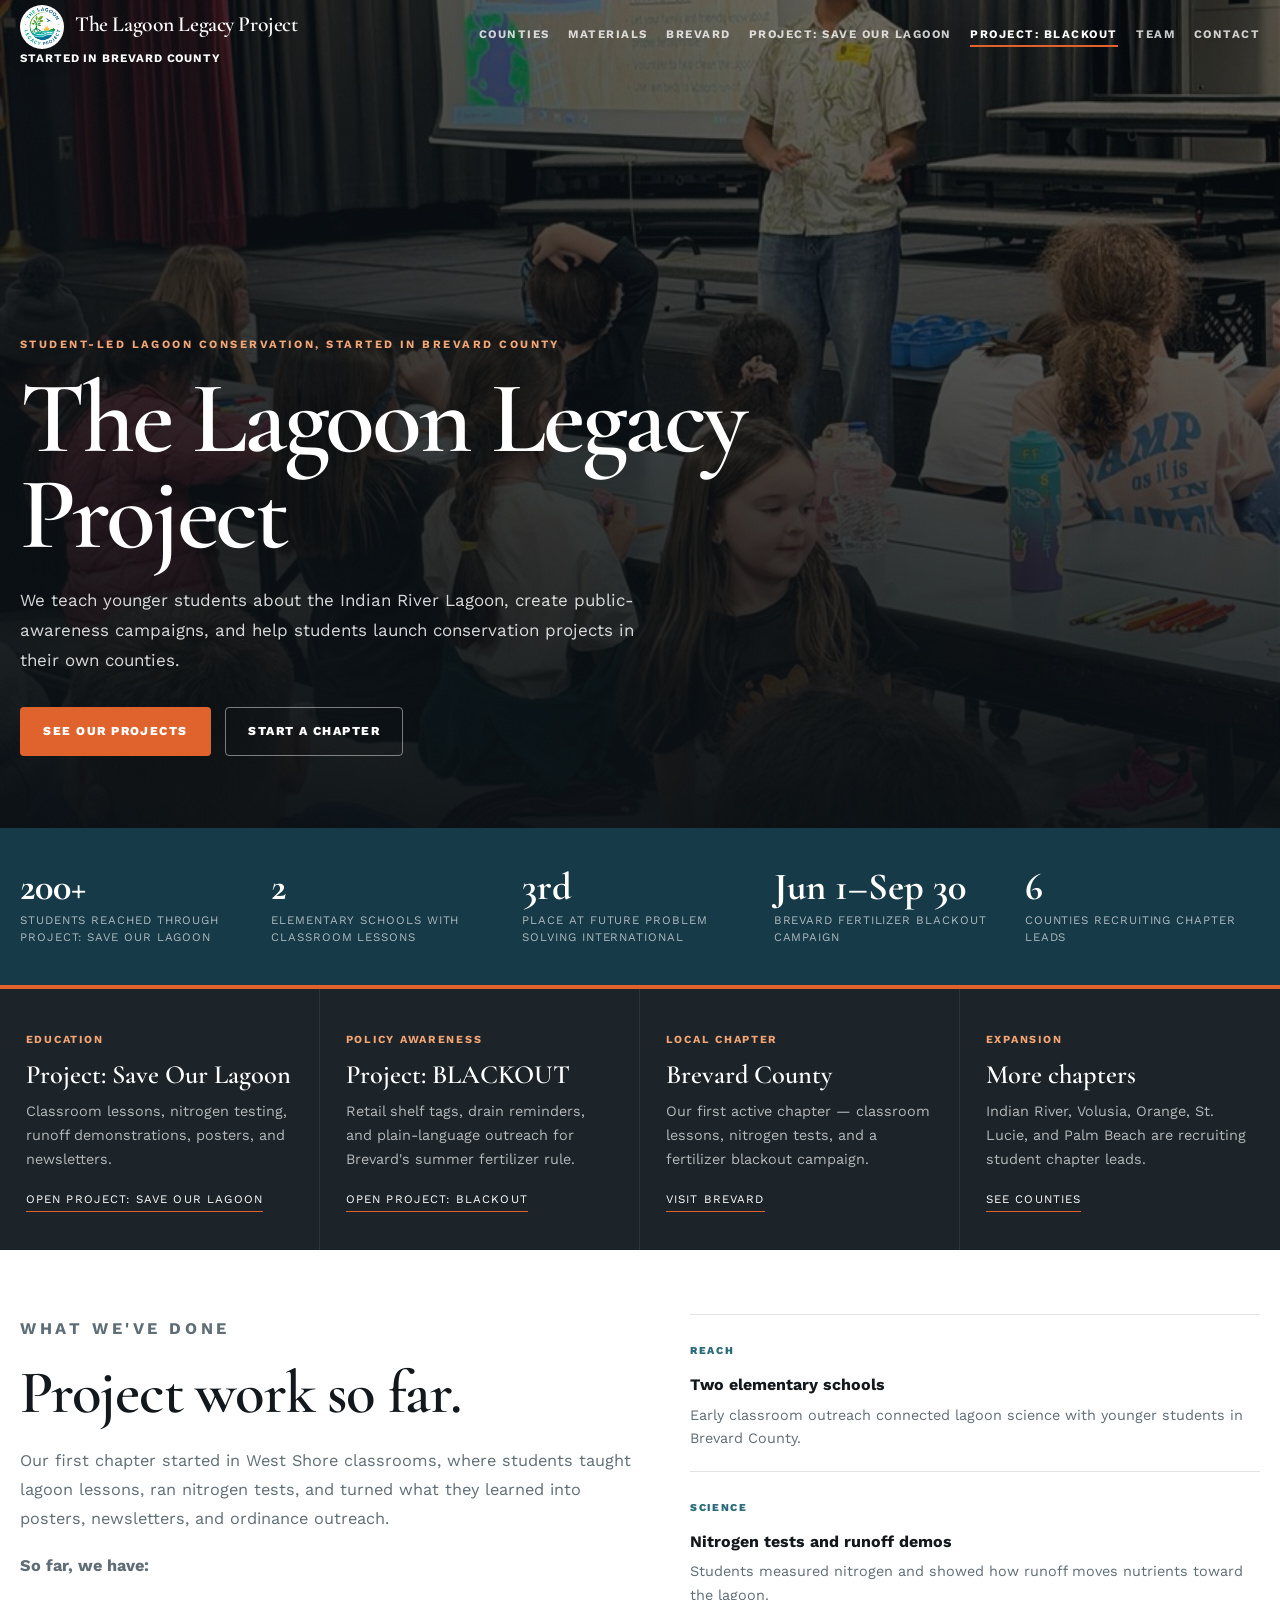
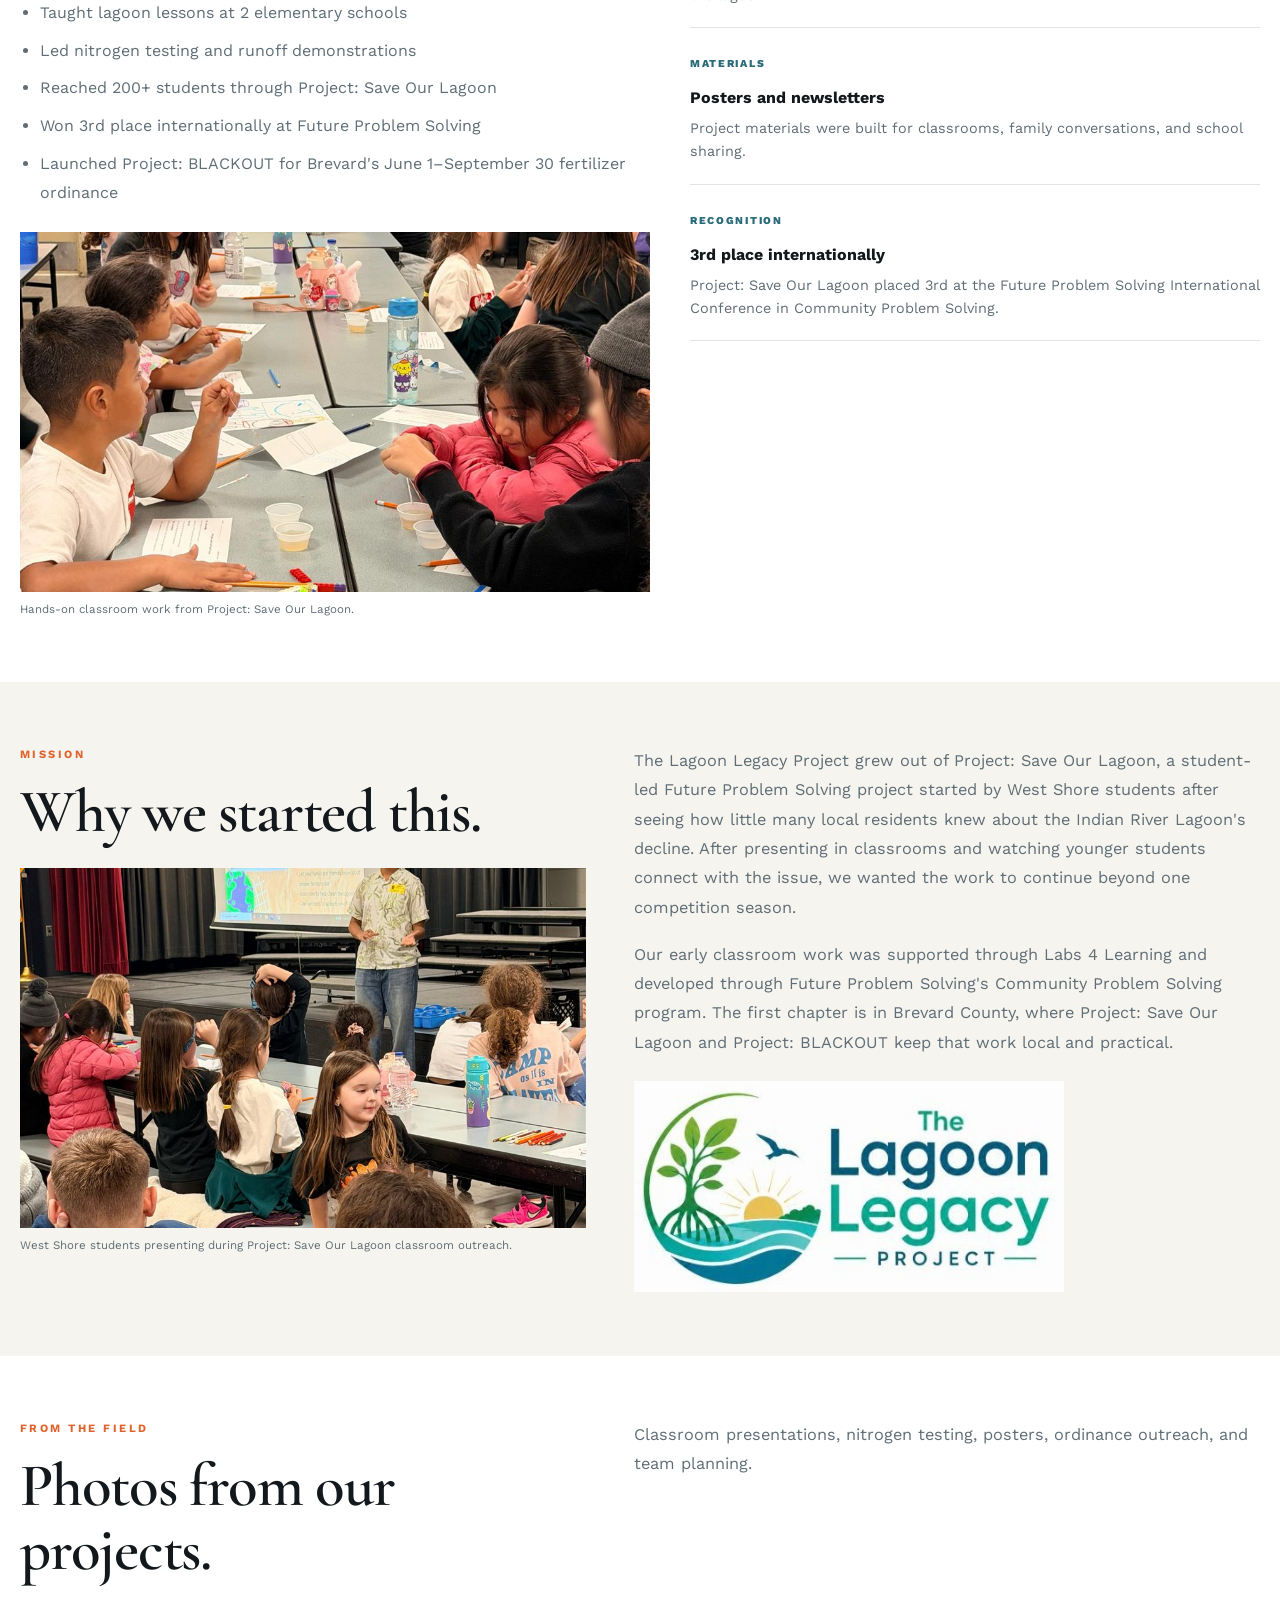
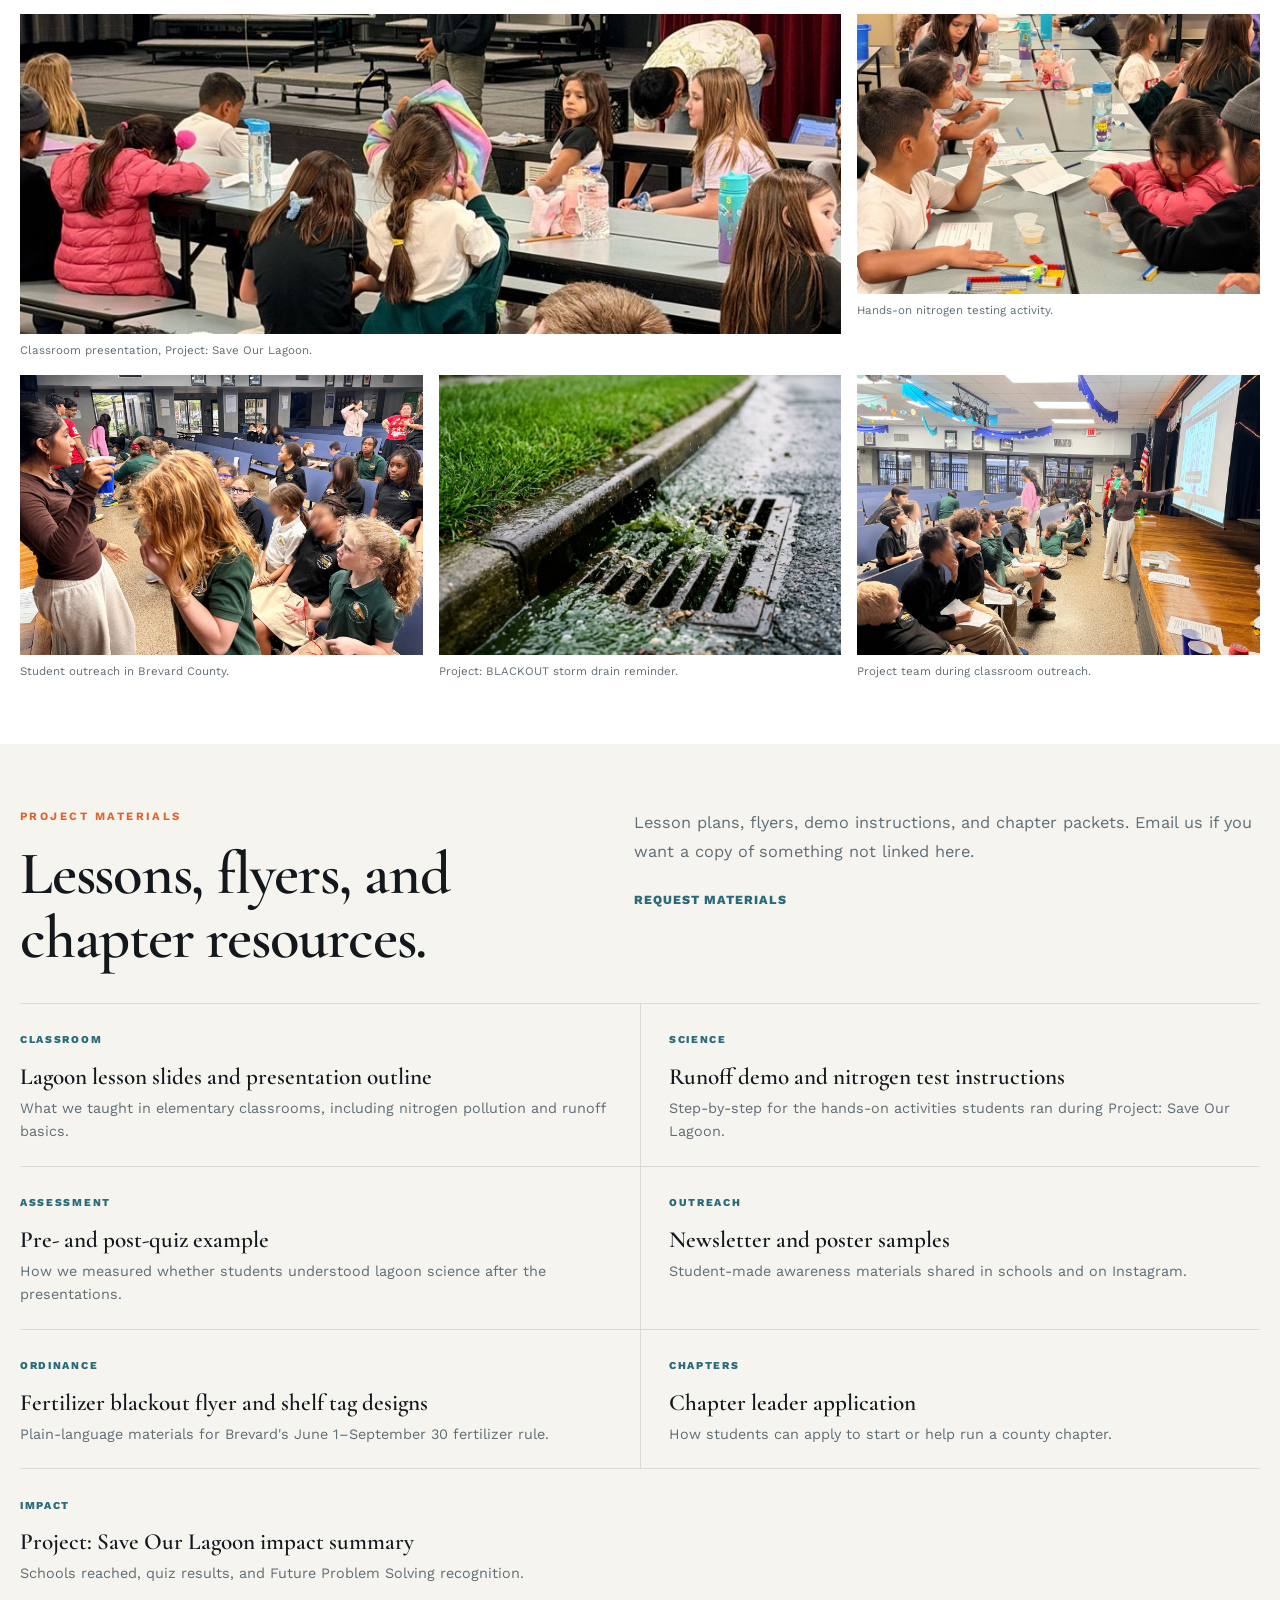
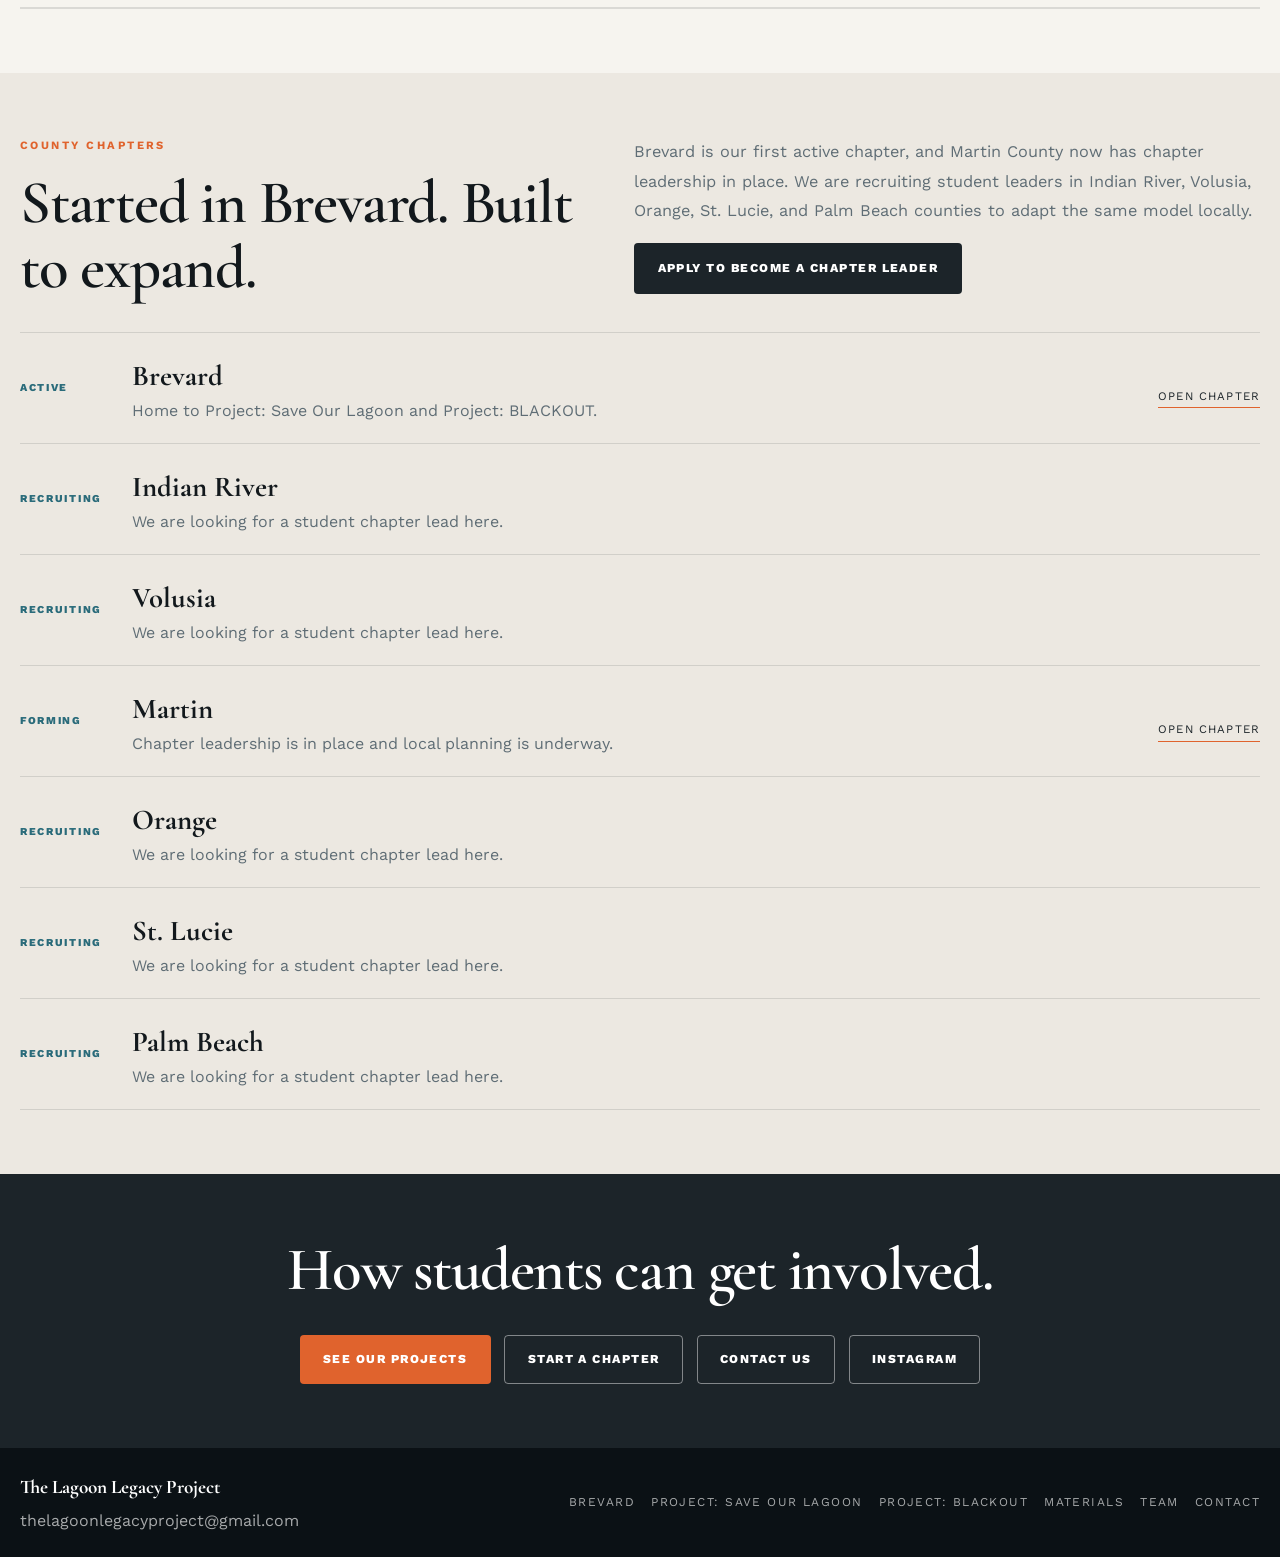
<file: index.html>
<!DOCTYPE html>
<html lang="en">
<head>
  <meta charset="UTF-8">
  <meta name="viewport" content="width=device-width, initial-scale=1.0">
  <link rel="icon" href="/assets/img/lagoon-legacy-mark.png" type="image/png">
  <link rel="apple-touch-icon" href="/assets/img/lagoon-legacy-mark.png">
  <title>The Lagoon Legacy Project</title>
  <meta name="description" content="The Lagoon Legacy Project is a student-led Indian River Lagoon nonprofit with Brevard projects, classroom outreach, and county chapter recruiting.">
  <link rel="preconnect" href="https://fonts.googleapis.com">
  <link rel="preconnect" href="https://fonts.gstatic.com" crossorigin>
  <link href="https://fonts.googleapis.com/css2?family=Cormorant+Garamond:wght@500;600;700&family=Work+Sans:wght@400;500;600;700;800&display=swap" rel="stylesheet">
  <link rel="stylesheet" href="/assets/site.css">
</head>
<body>
  <a class="skip" href="#main">Skip to content</a>
  <header class="site-head" id="header">
    <div class="site-head-inner">
      <a class="logo" href="/"><span>The Lagoon Legacy Project</span> Started in Brevard County</a>
      <nav class="nav-main" aria-label="Primary">
        <a href="/#counties">Counties</a>
        <a href="/#materials">Materials</a>
        <a href="/brevard/">Brevard</a>
        <a href="/brevard/psol/">Project: Save Our Lagoon</a>
        <a href="/brevard/blackout/" class="nav-cta">Project: BLACKOUT</a>
        <a href="/team/">Team</a>
        <a href="/contact/">Contact</a>
      </nav>
    </div>
  </header>

  <section class="hero">
    <div class="hero-media">
      <img src="/assets/img/classroom-presentation.jpg" alt="Students presenting lagoon conservation material in a Brevard County classroom">
    </div>
    <div class="hero-body">
      <p class="hero-kicker">Student-led lagoon conservation, started in Brevard County</p>
      <h1 class="wide">The Lagoon Legacy Project</h1>
      <p class="hero-lede">We teach younger students about the Indian River Lagoon, create public-awareness campaigns, and help students launch conservation projects in their own counties.</p>
      <div class="hero-actions">
        <a class="btn btn-fill" href="/brevard/">See our projects</a>
        <a class="btn btn-ghost" href="/chapter-application/">Start a chapter</a>
      </div>
    </div>
  </section>

  <div class="stats-band">
    <div class="wrap stats-row reveal">
      <div class="stat"><strong>200+</strong><span>Students reached through Project: Save Our Lagoon</span></div>
      <div class="stat"><strong>2</strong><span>Elementary schools with classroom lessons</span></div>
      <div class="stat"><strong>3rd</strong><span>Place at Future Problem Solving International</span></div>
      <div class="stat"><strong>Jun 1–Sep 30</strong><span>Brevard fertilizer blackout campaign</span></div>
      <div class="stat"><strong>6</strong><span>Counties recruiting chapter leads</span></div>
    </div>
  </div>

  <nav class="pillars" aria-label="Project focus">
    <div class="pillar-grid">
      <a class="pillar" href="/brevard/psol/">
        <span class="pillar-tag">Education</span>
        <h3>Project: Save Our Lagoon</h3>
        <p>Classroom lessons, nitrogen testing, runoff demonstrations, posters, and newsletters.</p>
        <span class="pillar-arrow">Open Project: Save Our Lagoon</span>
      </a>
      <a class="pillar" href="/brevard/blackout/">
        <span class="pillar-tag">Policy awareness</span>
        <h3>Project: BLACKOUT</h3>
        <p>Retail shelf tags, drain reminders, and plain-language outreach for Brevard's summer fertilizer rule.</p>
        <span class="pillar-arrow">Open Project: BLACKOUT</span>
      </a>
      <a class="pillar" href="/brevard/">
        <span class="pillar-tag">Local chapter</span>
        <h3>Brevard County</h3>
        <p>Our first active chapter — classroom lessons, nitrogen tests, and a fertilizer blackout campaign.</p>
        <span class="pillar-arrow">Visit Brevard</span>
      </a>
      <a class="pillar" href="#counties">
        <span class="pillar-tag">Expansion</span>
        <h3>More chapters</h3>
        <p>Indian River, Volusia, Orange, St. Lucie, and Palm Beach are recruiting student chapter leads.</p>
        <span class="pillar-arrow">See counties</span>
      </a>
    </div>
  </nav>

  <main id="main">
    <section class="section white">
      <div class="wrap photo-copy-band reveal">
        <div>
          <p class="section-label">What we've done</p>
          <h2>Project work so far.</h2>
          <p>Our first chapter started in West Shore classrooms, where students taught lagoon lessons, ran nitrogen tests, and turned what they learned into posters, newsletters, and ordinance outreach.</p>
          <p><strong>So far, we have:</strong></p>
          <ul class="proof-list">
            <li>Taught lagoon lessons at 2 elementary schools</li>
            <li>Led nitrogen testing and runoff demonstrations</li>
            <li>Reached 200+ students through Project: Save Our Lagoon</li>
            <li>Won 3rd place internationally at Future Problem Solving</li>
            <li>Launched Project: BLACKOUT for Brevard's June 1–September 30 fertilizer ordinance</li>
          </ul>
          <figure class="editorial-figure compact">
            <img src="/assets/img/classroom-hands-on.jpg" alt="Students taking part in a hands-on lagoon education activity">
            <figcaption>Hands-on classroom work from Project: Save Our Lagoon.</figcaption>
          </figure>
        </div>
        <div class="timeline">
          <article class="timeline-item">
            <span class="tag">Reach</span>
            <h4>Two elementary schools</h4>
            <p>Early classroom outreach connected lagoon science with younger students in Brevard County.</p>
          </article>
          <article class="timeline-item">
            <span class="tag">Science</span>
            <h4>Nitrogen tests and runoff demos</h4>
            <p>Students measured nitrogen and showed how runoff moves nutrients toward the lagoon.</p>
          </article>
          <article class="timeline-item">
            <span class="tag">Materials</span>
            <h4>Posters and newsletters</h4>
            <p>Project materials were built for classrooms, family conversations, and school sharing.</p>
          </article>
          <article class="timeline-item">
            <span class="tag">Recognition</span>
            <h4>3rd place internationally</h4>
            <p>Project: Save Our Lagoon placed 3rd at the Future Problem Solving International Conference in Community Problem Solving.</p>
          </article>
        </div>
      </div>
    </section>

    <section class="section paper">
      <div class="wrap split reveal">
        <div>
          <p class="section-label">Mission</p>
          <h2>Why we started this.</h2>
          <figure class="editorial-figure compact">
            <img src="/assets/img/classroom-presentation.jpg" alt="Students presenting lagoon conservation material to a classroom">
            <figcaption>West Shore students presenting during Project: Save Our Lagoon classroom outreach.</figcaption>
          </figure>
        </div>
        <div class="copy">
          <p>The Lagoon Legacy Project grew out of Project: Save Our Lagoon, a student-led Future Problem Solving project started by West Shore students after seeing how little many local residents knew about the Indian River Lagoon's decline. After presenting in classrooms and watching younger students connect with the issue, we wanted the work to continue beyond one competition season.</p>
          <p>Our early classroom work was supported through Labs 4 Learning and developed through Future Problem Solving's Community Problem Solving program. The first chapter is in Brevard County, where Project: Save Our Lagoon and Project: BLACKOUT keep that work local and practical.</p>
          <img class="inline-brand-logo" src="/assets/img/lagoon-legacy-logo.jpg" alt="The Lagoon Legacy Project logo">
        </div>
      </div>
    </section>

    <section class="section white">
      <div class="wrap">
        <div class="split reveal section-head">
          <div>
            <p class="section-label">From the field</p>
            <h2>Photos from our projects.</h2>
          </div>
          <div class="copy">
            <p>Classroom presentations, nitrogen testing, posters, ordinance outreach, and team planning.</p>
          </div>
        </div>
        <div class="photo-mosaic reveal">
          <figure class="mosaic-item wide">
            <img src="/assets/img/psol-hero.jpg" alt="Project: Save Our Lagoon presentation in an elementary classroom">
            <figcaption>Classroom presentation, Project: Save Our Lagoon.</figcaption>
          </figure>
          <figure class="mosaic-item">
            <img src="/assets/img/classroom-hands-on.jpg" alt="Students taking part in a hands-on lagoon education activity">
            <figcaption>Hands-on nitrogen testing activity.</figcaption>
          </figure>
          <figure class="mosaic-item">
            <img src="/assets/img/brevard-hero.jpg" alt="Brevard students speaking with younger students during a lagoon awareness activity">
            <figcaption>Student outreach in Brevard County.</figcaption>
          </figure>
          <figure class="mosaic-item">
            <img src="/assets/img/blackout-storm-drain.png" alt="Storm drain illustration from Project: BLACKOUT">
            <figcaption>Project: BLACKOUT storm drain reminder.</figcaption>
          </figure>
          <figure class="mosaic-item">
            <img src="/assets/img/psol-card.jpg" alt="Students gathered during a Project: Save Our Lagoon activity">
            <figcaption>Project team during classroom outreach.</figcaption>
          </figure>
        </div>
      </div>
    </section>

    <section class="section paper" id="materials">
      <div class="wrap">
        <div class="split reveal section-head">
          <div>
            <p class="section-label">Project materials</p>
            <h2>Lessons, flyers, and chapter resources.</h2>
          </div>
          <div class="copy">
            <p>Lesson plans, flyers, demo instructions, and chapter packets. Email us if you want a copy of something not linked here.</p>
            <p><a class="source-link" href="mailto:thelagoonlegacyproject@gmail.com">Request materials</a></p>
          </div>
        </div>
        <div class="resource-grid reveal">
          <a class="resource-card" href="/brevard/psol/#work">
            <span class="tag">Classroom</span>
            <h3>Lagoon lesson slides and presentation outline</h3>
            <p>What we taught in elementary classrooms, including nitrogen pollution and runoff basics.</p>
          </a>
          <a class="resource-card" href="/brevard/psol/#work">
            <span class="tag">Science</span>
            <h3>Runoff demo and nitrogen test instructions</h3>
            <p>Step-by-step for the hands-on activities students ran during Project: Save Our Lagoon.</p>
          </a>
          <a class="resource-card" href="/brevard/psol/#impact">
            <span class="tag">Assessment</span>
            <h3>Pre- and post-quiz example</h3>
            <p>How we measured whether students understood lagoon science after the presentations.</p>
          </a>
          <a class="resource-card" href="https://www.instagram.com/save_our_lagoon" target="_blank" rel="noreferrer">
            <span class="tag">Outreach</span>
            <h3>Newsletter and poster samples</h3>
            <p>Student-made awareness materials shared in schools and on Instagram.</p>
          </a>
          <a class="resource-card" href="/brevard/blackout/#approach">
            <span class="tag">Ordinance</span>
            <h3>Fertilizer blackout flyer and shelf tag designs</h3>
            <p>Plain-language materials for Brevard's June 1–September 30 fertilizer rule.</p>
          </a>
          <a class="resource-card" href="/chapter-application/">
            <span class="tag">Chapters</span>
            <h3>Chapter leader application</h3>
            <p>How students can apply to start or help run a county chapter.</p>
          </a>
          <a class="resource-card" href="/brevard/psol/#impact">
            <span class="tag">Impact</span>
            <h3>Project: Save Our Lagoon impact summary</h3>
            <p>Schools reached, quiz results, and Future Problem Solving recognition.</p>
          </a>
        </div>
      </div>
    </section>

    <section class="section sand" id="counties">
      <div class="wrap">
        <div class="split reveal section-head">
          <div>
            <p class="section-label">County chapters</p>
            <h2>Started in Brevard. Built to expand.</h2>
          </div>
          <div class="copy">
            <p>Brevard is our first active chapter, and Martin County now has chapter leadership in place. We are recruiting student leaders in Indian River, Volusia, Orange, St. Lucie, and Palm Beach counties to adapt the same model locally.</p>
            <p><a class="btn btn-dark" href="/chapter-application/">Apply to become a chapter leader</a></p>
          </div>
        </div>
        <div class="county-grid reveal">
          <a class="county-card county-card--featured" href="/brevard/">
            <span class="tag">Active</span>
            <div>
              <h3>Brevard</h3>
              <p>Home to Project: Save Our Lagoon and Project: BLACKOUT.</p>
            </div>
            <span class="pillar-arrow county-action">Open chapter</span>
          </a>
          <a class="county-card" href="/indianriver/">
            <span class="tag">Recruiting</span>
            <div>
              <h3>Indian River</h3>
              <p>We are looking for a student chapter lead here.</p>
            </div>
          </a>
          <a class="county-card" href="/volusia/">
            <span class="tag">Recruiting</span>
            <div>
              <h3>Volusia</h3>
              <p>We are looking for a student chapter lead here.</p>
            </div>
          </a>
          <a class="county-card county-card--featured" href="/martin/">
            <span class="tag">Forming</span>
            <div>
              <h3>Martin</h3>
              <p>Chapter leadership is in place and local planning is underway.</p>
            </div>
            <span class="pillar-arrow county-action">Open chapter</span>
          </a>
          <a class="county-card" href="/orange/">
            <span class="tag">Recruiting</span>
            <div>
              <h3>Orange</h3>
              <p>We are looking for a student chapter lead here.</p>
            </div>
          </a>
          <a class="county-card" href="/stlucie/">
            <span class="tag">Recruiting</span>
            <div>
              <h3>St. Lucie</h3>
              <p>We are looking for a student chapter lead here.</p>
            </div>
          </a>
          <a class="county-card" href="/palmbeach/">
            <span class="tag">Recruiting</span>
            <div>
              <h3>Palm Beach</h3>
              <p>We are looking for a student chapter lead here.</p>
            </div>
          </a>
        </div>
      </div>
    </section>

    <section class="closing">
      <div class="wrap reveal">
        <h2>How students can get involved.</h2>
        <div class="closing-actions">
          <a class="btn btn-fill" href="/brevard/">See our projects</a>
          <a class="btn btn-ghost" href="/chapter-application/">Start a chapter</a>
          <a class="btn btn-ghost" href="/contact/">Contact us</a>
          <a class="btn btn-ghost" href="https://www.instagram.com/save_our_lagoon" target="_blank" rel="noreferrer">Instagram</a>
        </div>
      </div>
    </section>
  </main>

  <footer>
    <div class="wrap footer-inner">
      <div class="footer-brand"><strong>The Lagoon Legacy Project</strong> thelagoonlegacyproject@gmail.com</div>
      <div class="footer-links">
        <a href="/brevard/">Brevard</a>
        <a href="/brevard/psol/">Project: Save Our Lagoon</a>
        <a href="/brevard/blackout/">Project: BLACKOUT</a>
        <a href="/#materials">Materials</a>
        <a href="/team/">Team</a>
        <a href="/contact/">Contact</a>
      </div>
    </div>
  </footer>
  <script src="/assets/site.js"></script>
</body>
</html>
</file>
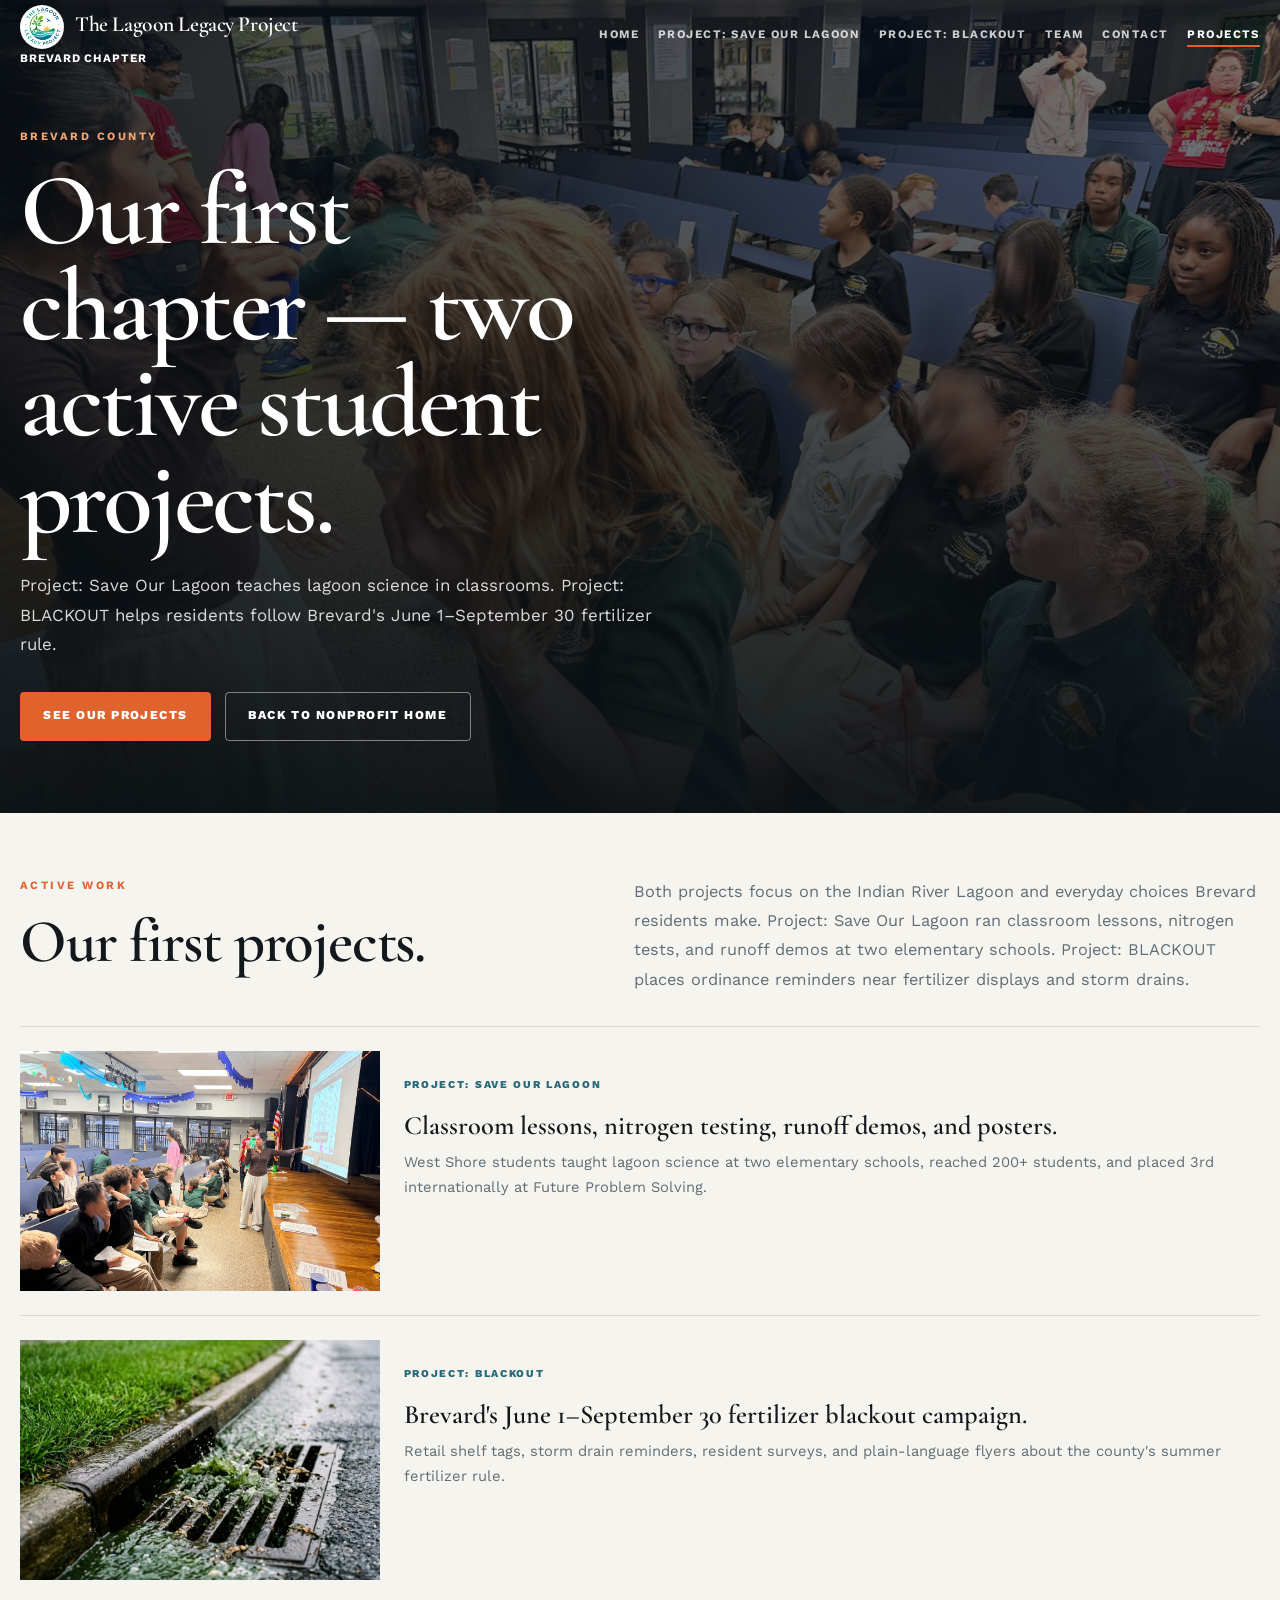
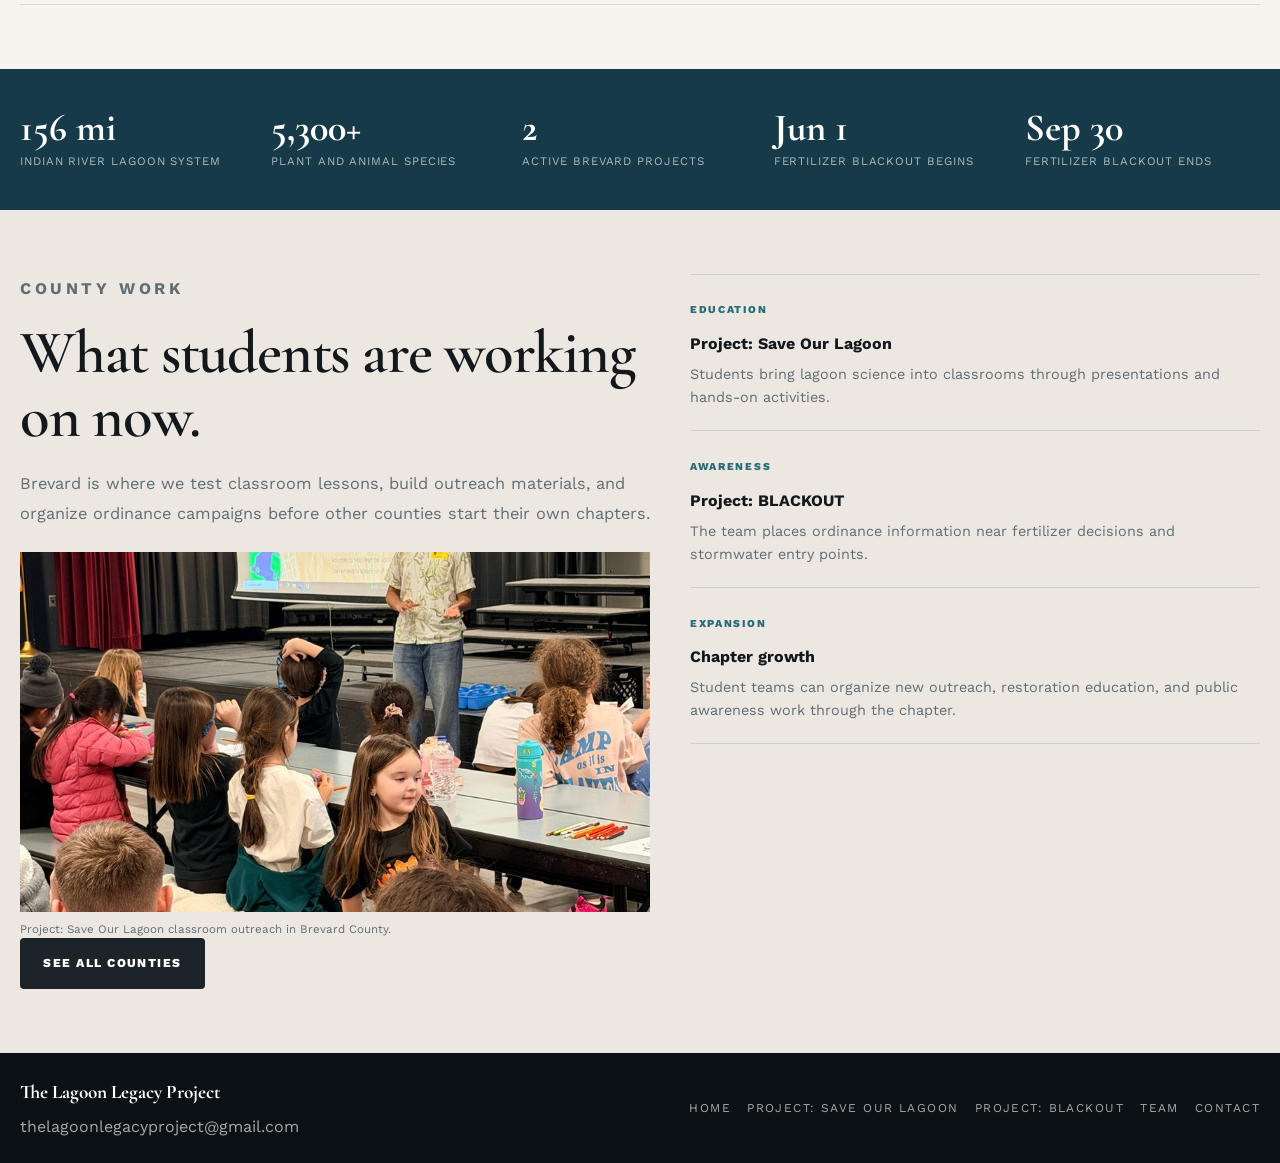
<file: brevard/index.html>
<!DOCTYPE html>
<html lang="en">
<head>
  <meta charset="UTF-8">
  <meta name="viewport" content="width=device-width, initial-scale=1.0">
  <link rel="icon" href="/assets/img/lagoon-legacy-mark.png" type="image/png">
  <link rel="apple-touch-icon" href="/assets/img/lagoon-legacy-mark.png">
  <title>Brevard | The Lagoon Legacy Project</title>
  <meta name="description" content="Brevard County chapter page for The Lagoon Legacy Project.">
  <link rel="preconnect" href="https://fonts.googleapis.com">
  <link rel="preconnect" href="https://fonts.gstatic.com" crossorigin>
  <link href="https://fonts.googleapis.com/css2?family=Cormorant+Garamond:wght@500;600;700&family=Work+Sans:wght@400;500;600;700;800&display=swap" rel="stylesheet">
  <link rel="stylesheet" href="/assets/site.css">
</head>
<body>
  <a class="skip" href="#main">Skip to content</a>
  <header class="site-head" id="header">
    <div class="site-head-inner">
      <a class="logo" href="/"><span>The Lagoon Legacy Project</span> Brevard chapter</a>
      <nav class="nav-main" aria-label="Primary">
        <a href="/">Home</a>
        <a href="/brevard/psol/">Project: Save Our Lagoon</a>
        <a href="/brevard/blackout/">Project: BLACKOUT</a>
        <a href="/team/">Team</a>
        <a href="/contact/">Contact</a>
        <a href="#projects" class="nav-cta">Projects</a>
      </nav>
    </div>
  </header>

  <section class="hero small">
    <div class="hero-media">
      <img src="/assets/img/brevard-hero.jpg" alt="Brevard students speaking with younger students during a lagoon awareness activity">
    </div>
    <div class="hero-body">
      <p class="hero-kicker">Brevard County</p>
      <h1>Our first chapter — two active student projects.</h1>
      <p class="hero-lede">Project: Save Our Lagoon teaches lagoon science in classrooms. Project: BLACKOUT helps residents follow Brevard's June 1–September 30 fertilizer rule.</p>
      <div class="hero-actions">
        <a class="btn btn-fill" href="#projects">See our projects</a>
        <a class="btn btn-ghost" href="/">Back to nonprofit home</a>
      </div>
    </div>
  </section>

  <main id="main">
    <section class="section paper" id="projects">
      <div class="wrap">
        <div class="split reveal section-head">
          <div>
            <p class="section-label">Active work</p>
            <h2>Our first projects.</h2>
          </div>
          <div class="copy">
            <p>Both projects focus on the Indian River Lagoon and everyday choices Brevard residents make. Project: Save Our Lagoon ran classroom lessons, nitrogen tests, and runoff demos at two elementary schools. Project: BLACKOUT places ordinance reminders near fertilizer displays and storm drains.</p>
          </div>
        </div>

        <div class="project-grid reveal">
          <a class="project-card" href="/brevard/psol/">
            <img src="/assets/img/psol-card.jpg" alt="Students gathered during a Project: Save Our Lagoon activity">
            <div class="project-body">
              <span class="tag">Project: Save Our Lagoon</span>
              <h3>Classroom lessons, nitrogen testing, runoff demos, and posters.</h3>
              <p>West Shore students taught lagoon science at two elementary schools, reached 200+ students, and placed 3rd internationally at Future Problem Solving.</p>
            </div>
          </a>
          <a class="project-card" href="/brevard/blackout/">
            <img src="/assets/img/blackout-storm-drain.png" alt="Storm drain illustration from Project: BLACKOUT">
            <div class="project-body">
              <span class="tag">Project: BLACKOUT</span>
              <h3>Brevard's June 1–September 30 fertilizer blackout campaign.</h3>
              <p>Retail shelf tags, storm drain reminders, resident surveys, and plain-language flyers about the county's summer fertilizer rule.</p>
            </div>
          </a>
        </div>
      </div>
    </section>

    <section class="stats-band">
      <div class="wrap stats-row reveal">
        <div class="stat"><strong>156 mi</strong><span>Indian River Lagoon system</span></div>
        <div class="stat"><strong>5,300+</strong><span>Plant and animal species</span></div>
        <div class="stat"><strong>2</strong><span>Active Brevard projects</span></div>
        <div class="stat"><strong>Jun 1</strong><span>Fertilizer blackout begins</span></div>
        <div class="stat"><strong>Sep 30</strong><span>Fertilizer blackout ends</span></div>
      </div>
    </section>

    <section class="section sand">
      <div class="wrap photo-copy-band reveal">
        <div>
          <p class="section-label">County work</p>
          <h2>What students are working on now.</h2>
          <p>Brevard is where we test classroom lessons, build outreach materials, and organize ordinance campaigns before other counties start their own chapters.</p>
          <figure class="editorial-figure compact">
            <img src="/assets/img/classroom-presentation.jpg" alt="Students presenting lagoon conservation material to a classroom">
            <figcaption>Project: Save Our Lagoon classroom outreach in Brevard County.</figcaption>
          </figure>
          <p><a class="btn btn-dark" href="/#counties">See all counties</a></p>
        </div>
        <div class="timeline">
          <article class="timeline-item">
            <span class="tag">Education</span>
            <h4>Project: Save Our Lagoon</h4>
            <p>Students bring lagoon science into classrooms through presentations and hands-on activities.</p>
          </article>
          <article class="timeline-item">
            <span class="tag">Awareness</span>
            <h4>Project: BLACKOUT</h4>
            <p>The team places ordinance information near fertilizer decisions and stormwater entry points.</p>
          </article>
          <article class="timeline-item">
            <span class="tag">Expansion</span>
            <h4>Chapter growth</h4>
            <p>Student teams can organize new outreach, restoration education, and public awareness work through the chapter.</p>
          </article>
        </div>
      </div>
    </section>
  </main>

  <footer>
    <div class="wrap footer-inner">
      <div class="footer-brand"><strong>The Lagoon Legacy Project</strong> thelagoonlegacyproject@gmail.com</div>
      <div class="footer-links">
        <a href="/">Home</a>
        <a href="/brevard/psol/">Project: Save Our Lagoon</a>
        <a href="/brevard/blackout/">Project: BLACKOUT</a>
        <a href="/team/">Team</a>
        <a href="/contact/">Contact</a>
      </div>
    </div>
  </footer>
  <script src="/assets/site.js"></script>
</body>
</html>
</file>
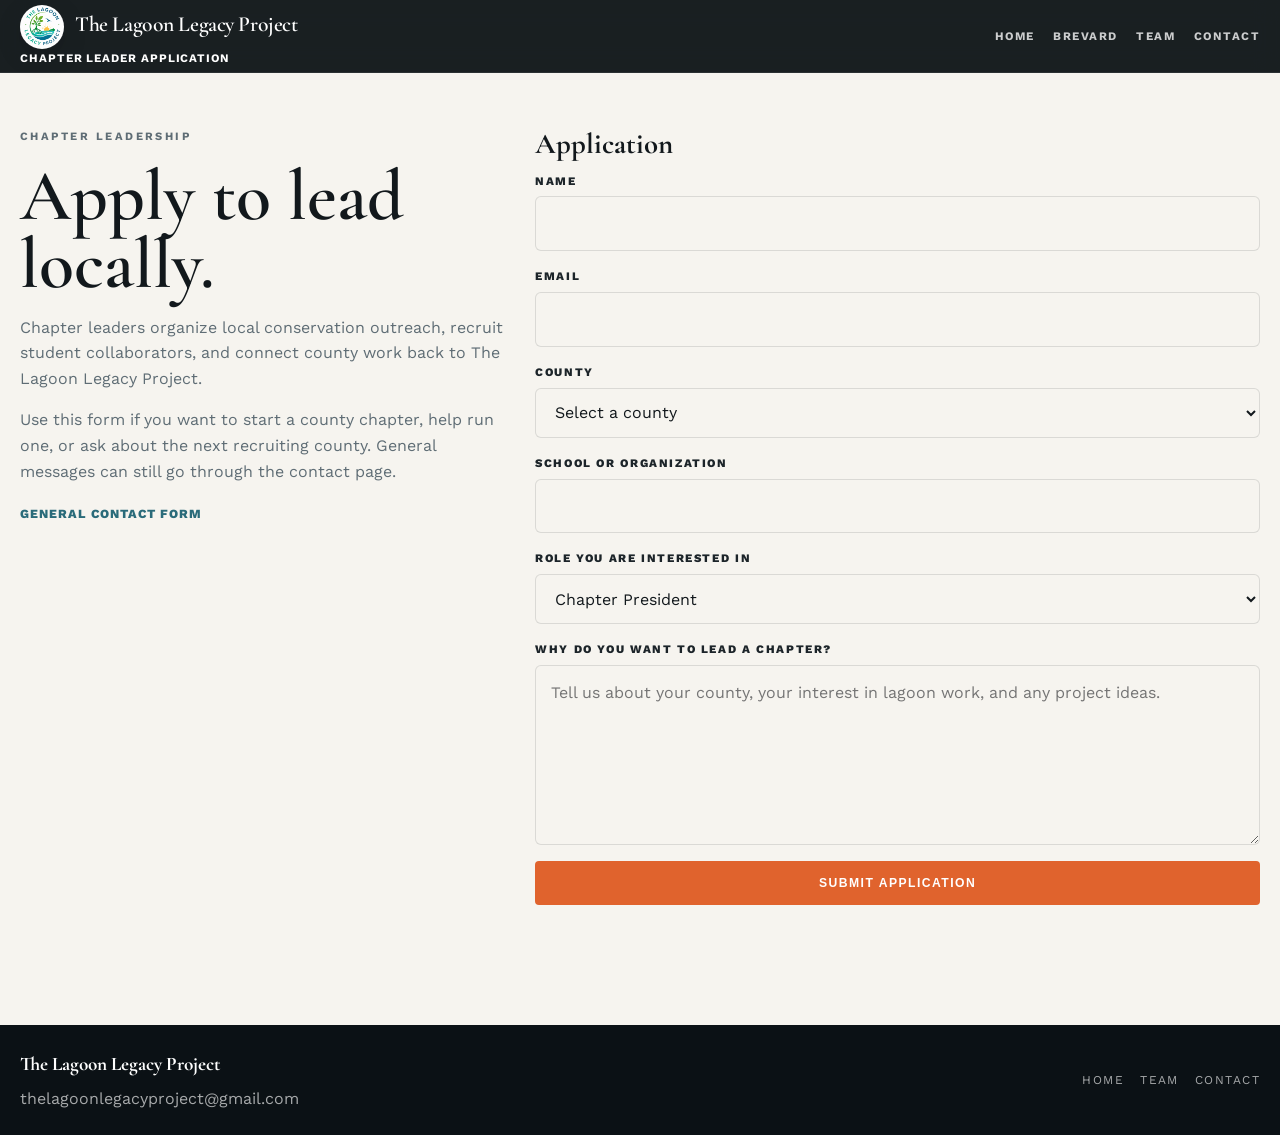
<file: chapter-application/index.html>
<!DOCTYPE html>
<html lang="en">
<head>
  <meta charset="UTF-8">
  <meta name="viewport" content="width=device-width, initial-scale=1.0">
  <link rel="icon" href="/assets/img/lagoon-legacy-mark.png" type="image/png">
  <link rel="apple-touch-icon" href="/assets/img/lagoon-legacy-mark.png">
  <title>Chapter Leader Application | The Lagoon Legacy Project</title>
  <meta name="description" content="Apply to become a chapter leader for The Lagoon Legacy Project and help launch a county student chapter.">
  <link rel="preconnect" href="https://fonts.googleapis.com">
  <link rel="preconnect" href="https://fonts.gstatic.com" crossorigin>
  <link href="https://fonts.googleapis.com/css2?family=Cormorant+Garamond:wght@500;600;700&family=Work+Sans:wght@400;500;600;700;800&display=swap" rel="stylesheet">
  <link rel="stylesheet" href="/assets/site.css">
</head>
<body>
  <a class="skip" href="#main">Skip to content</a>
  <header class="site-head solid" id="header">
    <div class="site-head-inner">
      <a class="logo" href="/"><span>The Lagoon Legacy Project</span> Chapter leader application</a>
      <nav class="nav-main" aria-label="Primary">
        <a href="/">Home</a>
        <a href="/brevard/">Brevard</a>
        <a href="/team/">Team</a>
        <a href="/contact/">Contact</a>
      </nav>
    </div>
  </header>

  <main id="main">
    <section class="section paper page-top">
      <div class="wrap contact-layout reveal">
        <aside class="contact-panel">
          <p class="section-label">Chapter leadership</p>
          <h1 class="page-title">Apply to lead locally.</h1>
          <p>Chapter leaders organize local conservation outreach, recruit student collaborators, and connect county work back to The Lagoon Legacy Project.</p>
          <p>Use this form if you want to start a county chapter, help run one, or ask about the next recruiting county. General messages can still go through the contact page.</p>
          <p><a class="source-link" href="/contact/">General contact form</a></p>
        </aside>

        <section class="contact-panel">
          <h3>Application</h3>
          <form class="contact-form" data-chapter-form>
            <div class="field">
              <label for="name">Name</label>
              <input id="name" name="name" type="text" autocomplete="name" required>
            </div>
            <div class="field">
              <label for="email">Email</label>
              <input id="email" name="email" type="email" autocomplete="email" required>
            </div>
            <div class="field">
              <label for="county">County</label>
              <select id="county" name="county" required>
                <option value="">Select a county</option>
                <option>Brevard</option>
                <option>Indian River</option>
                <option>Volusia</option>
                <option>Martin</option>
                <option>Orange</option>
                <option>St. Lucie</option>
                <option>Palm Beach</option>
                <option>Other</option>
              </select>
            </div>
            <div class="field">
              <label for="school">School or organization</label>
              <input id="school" name="school" type="text" required>
            </div>
            <div class="field">
              <label for="role">Role you are interested in</label>
              <select id="role" name="role">
                <option>Chapter President</option>
                <option>Chapter Vice-President</option>
                <option>Outreach Lead</option>
                <option>Project Lead</option>
                <option>Volunteer</option>
              </select>
            </div>
            <div class="field">
              <label for="message">Why do you want to lead a chapter?</label>
              <textarea id="message" name="message" required placeholder="Tell us about your county, your interest in lagoon work, and any project ideas."></textarea>
            </div>
            <button class="btn btn-fill" type="submit">Submit application</button>
            <p class="form-status" data-chapter-status aria-live="polite"></p>
          </form>
        </section>
      </div>
    </section>
  </main>

  <footer>
    <div class="wrap footer-inner">
      <div class="footer-brand"><strong>The Lagoon Legacy Project</strong> thelagoonlegacyproject@gmail.com</div>
      <div class="footer-links">
        <a href="/">Home</a>
        <a href="/team/">Team</a>
        <a href="/contact/">Contact</a>
      </div>
    </div>
  </footer>
  <script src="/assets/site.js"></script>
  <script src="/assets/chapter-application.js"></script>
</body>
</html>
</file>
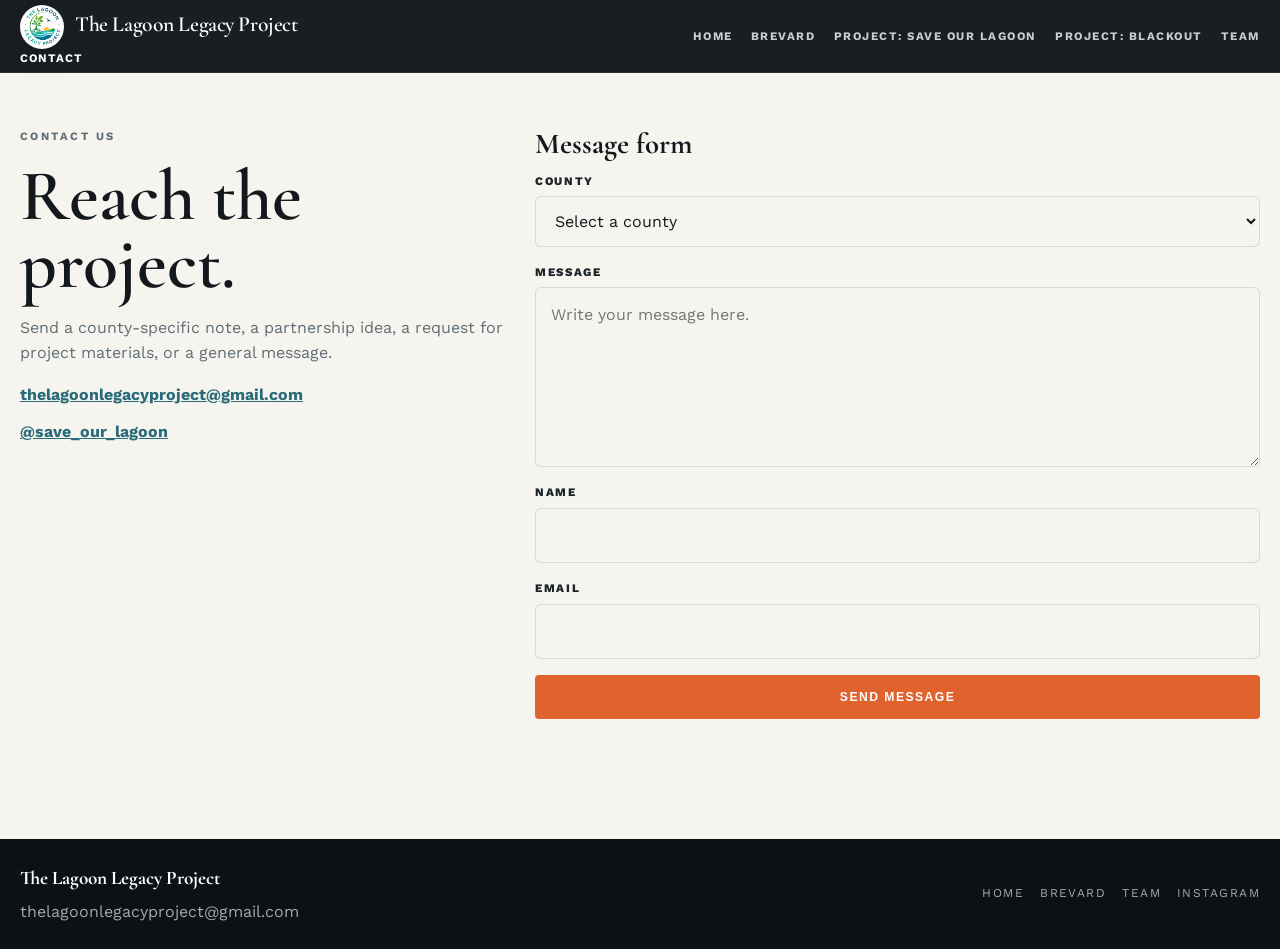
<file: contact/index.html>
<!DOCTYPE html>
<html lang="en">
<head>
  <meta charset="UTF-8">
  <meta name="viewport" content="width=device-width, initial-scale=1.0">
  <link rel="icon" href="/assets/img/lagoon-legacy-mark.png" type="image/png">
  <link rel="apple-touch-icon" href="/assets/img/lagoon-legacy-mark.png">
  <title>Contact | The Lagoon Legacy Project</title>
  <meta name="description" content="Contact The Lagoon Legacy Project.">
  <link rel="preconnect" href="https://fonts.googleapis.com">
  <link rel="preconnect" href="https://fonts.gstatic.com" crossorigin>
  <link href="https://fonts.googleapis.com/css2?family=Cormorant+Garamond:wght@500;600;700&family=Work+Sans:wght@400;500;600;700;800&display=swap" rel="stylesheet">
  <link rel="stylesheet" href="/assets/site.css">
</head>
<body>
  <a class="skip" href="#main">Skip to content</a>
  <header class="site-head solid" id="header">
    <div class="site-head-inner">
      <a class="logo" href="/"><span>The Lagoon Legacy Project</span> Contact</a>
      <nav class="nav-main" aria-label="Primary">
        <a href="/">Home</a>
        <a href="/brevard/">Brevard</a>
        <a href="/brevard/psol/">Project: Save Our Lagoon</a>
        <a href="/brevard/blackout/">Project: BLACKOUT</a>
        <a href="/team/">Team</a>
      </nav>
    </div>
  </header>

  <main id="main">
    <section class="section paper page-top">
      <div class="wrap contact-layout reveal">
        <aside class="contact-panel">
          <p class="section-label">Contact us</p>
          <h1 class="page-title">Reach the project.</h1>
          <p>Send a county-specific note, a partnership idea, a request for project materials, or a general message.</p>
          <div class="contact-list">
            <a href="mailto:thelagoonlegacyproject@gmail.com">thelagoonlegacyproject@gmail.com</a>
            <a href="https://www.instagram.com/save_our_lagoon" target="_blank" rel="noreferrer">@save_our_lagoon</a>
          </div>
        </aside>

        <section class="contact-panel">
          <h3>Message form</h3>
          <form class="contact-form" data-contact-form>
            <div class="field">
              <label for="county">County</label>
              <select id="county" name="county" required>
                <option value="">Select a county</option>
                <option>Brevard</option>
                <option>Indian River</option>
                <option>Volusia</option>
                <option>Martin</option>
                <option>Orange</option>
                <option>St. Lucie</option>
                <option>Palm Beach</option>
                <option>Other</option>
              </select>
            </div>
            <div class="field">
              <label for="message">Message</label>
              <textarea id="message" name="message" required placeholder="Write your message here."></textarea>
            </div>
            <div class="field">
              <label for="name">Name</label>
              <input id="name" name="name" type="text" autocomplete="name">
            </div>
            <div class="field">
              <label for="email">Email</label>
              <input id="email" name="email" type="email" autocomplete="email">
            </div>
            <button class="btn btn-fill" type="submit">Send message</button>
            <p class="form-status" data-contact-status aria-live="polite"></p>
          </form>
        </section>
      </div>
    </section>
  </main>

  <footer>
    <div class="wrap footer-inner">
      <div class="footer-brand"><strong>The Lagoon Legacy Project</strong> thelagoonlegacyproject@gmail.com</div>
      <div class="footer-links">
        <a href="/">Home</a>
        <a href="/brevard/">Brevard</a>
        <a href="/team/">Team</a>
        <a href="https://www.instagram.com/save_our_lagoon" target="_blank" rel="noreferrer">Instagram</a>
      </div>
    </div>
  </footer>
  <script src="/assets/site.js"></script>
  <script src="/assets/contact.js"></script>
</body>
</html>
</file>
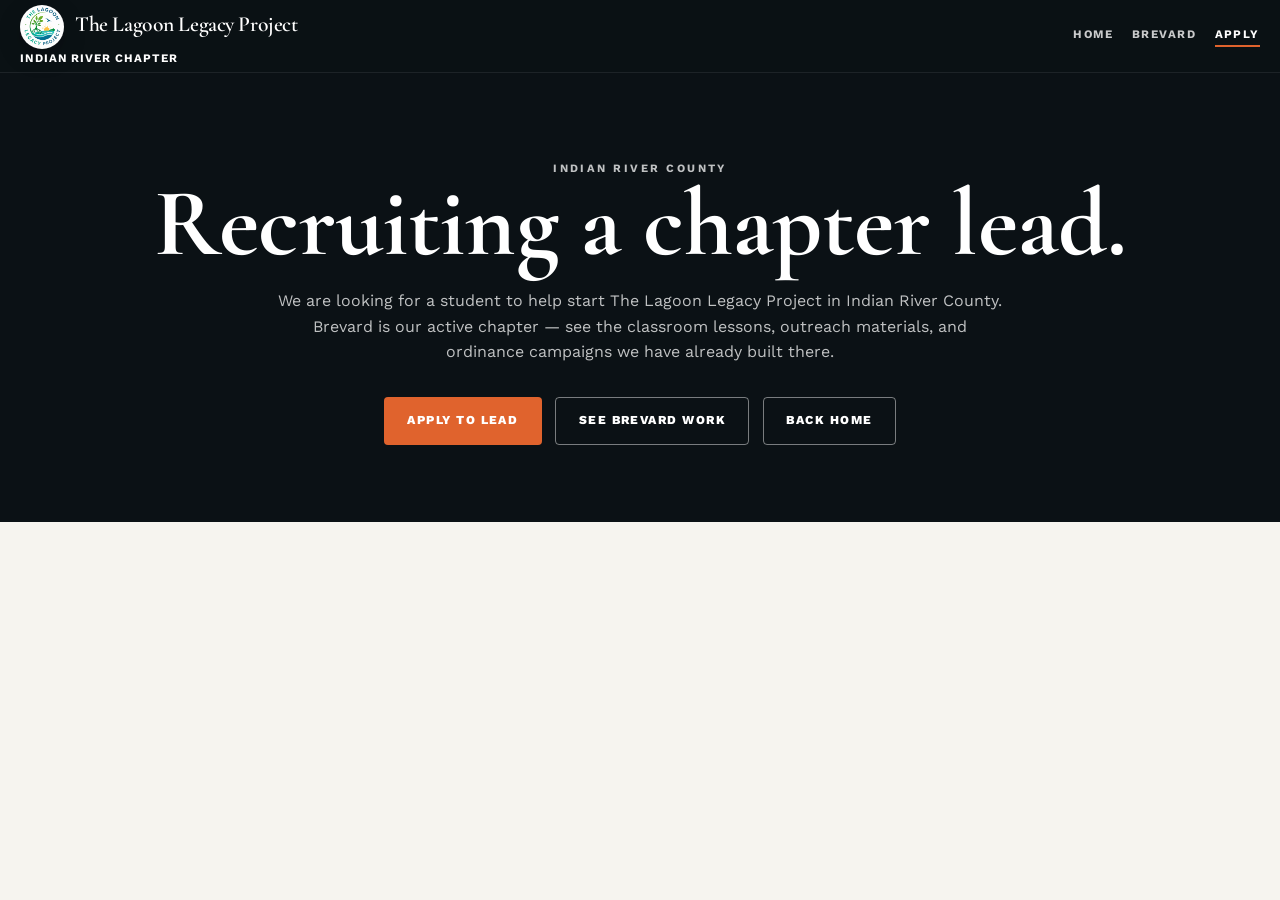
<file: indianriver/index.html>
<!DOCTYPE html>
<html lang="en">
<head>
  <meta charset="UTF-8">
  <meta name="viewport" content="width=device-width, initial-scale=1.0">
  <link rel="icon" href="/assets/img/lagoon-legacy-mark.png" type="image/png">
  <link rel="apple-touch-icon" href="/assets/img/lagoon-legacy-mark.png">
  <title>Indian River | The Lagoon Legacy Project</title>
  <meta name="description" content="The Lagoon Legacy Project is recruiting a student chapter lead in Indian River County.">
  <link rel="preconnect" href="https://fonts.googleapis.com">
  <link rel="preconnect" href="https://fonts.gstatic.com" crossorigin>
  <link href="https://fonts.googleapis.com/css2?family=Cormorant+Garamond:wght@500;600;700&family=Work+Sans:wght@400;500;600;700;800&display=swap" rel="stylesheet">
  <link rel="stylesheet" href="/assets/site.css">
</head>
<body>
  <header class="site-head solid" id="header">
    <div class="site-head-inner">
      <a class="logo" href="/"><span>The Lagoon Legacy Project</span> Indian River chapter</a>
      <nav class="nav-main" aria-label="Primary">
        <a href="/">Home</a>
        <a href="/brevard/">Brevard</a>
        <a href="/chapter-application/" class="nav-cta">Apply</a>
      </nav>
    </div>
  </header>
  <main class="coming">
    <div>
      <p class="hero-kicker">Indian River County</p>
      <h1>Recruiting a chapter lead.</h1>
      <p>We are looking for a student to help start The Lagoon Legacy Project in Indian River County. Brevard is our active chapter — see the classroom lessons, outreach materials, and ordinance campaigns we have already built there.</p>
      <div class="hero-actions">
        <a class="btn btn-fill" href="/chapter-application/">Apply to lead</a>
        <a class="btn btn-ghost" href="/brevard/">See Brevard work</a>
        <a class="btn btn-ghost" href="/">Back home</a>
      </div>
    </div>
  </main>
  <script src="/assets/site.js"></script>
</body>
</html>
</file>
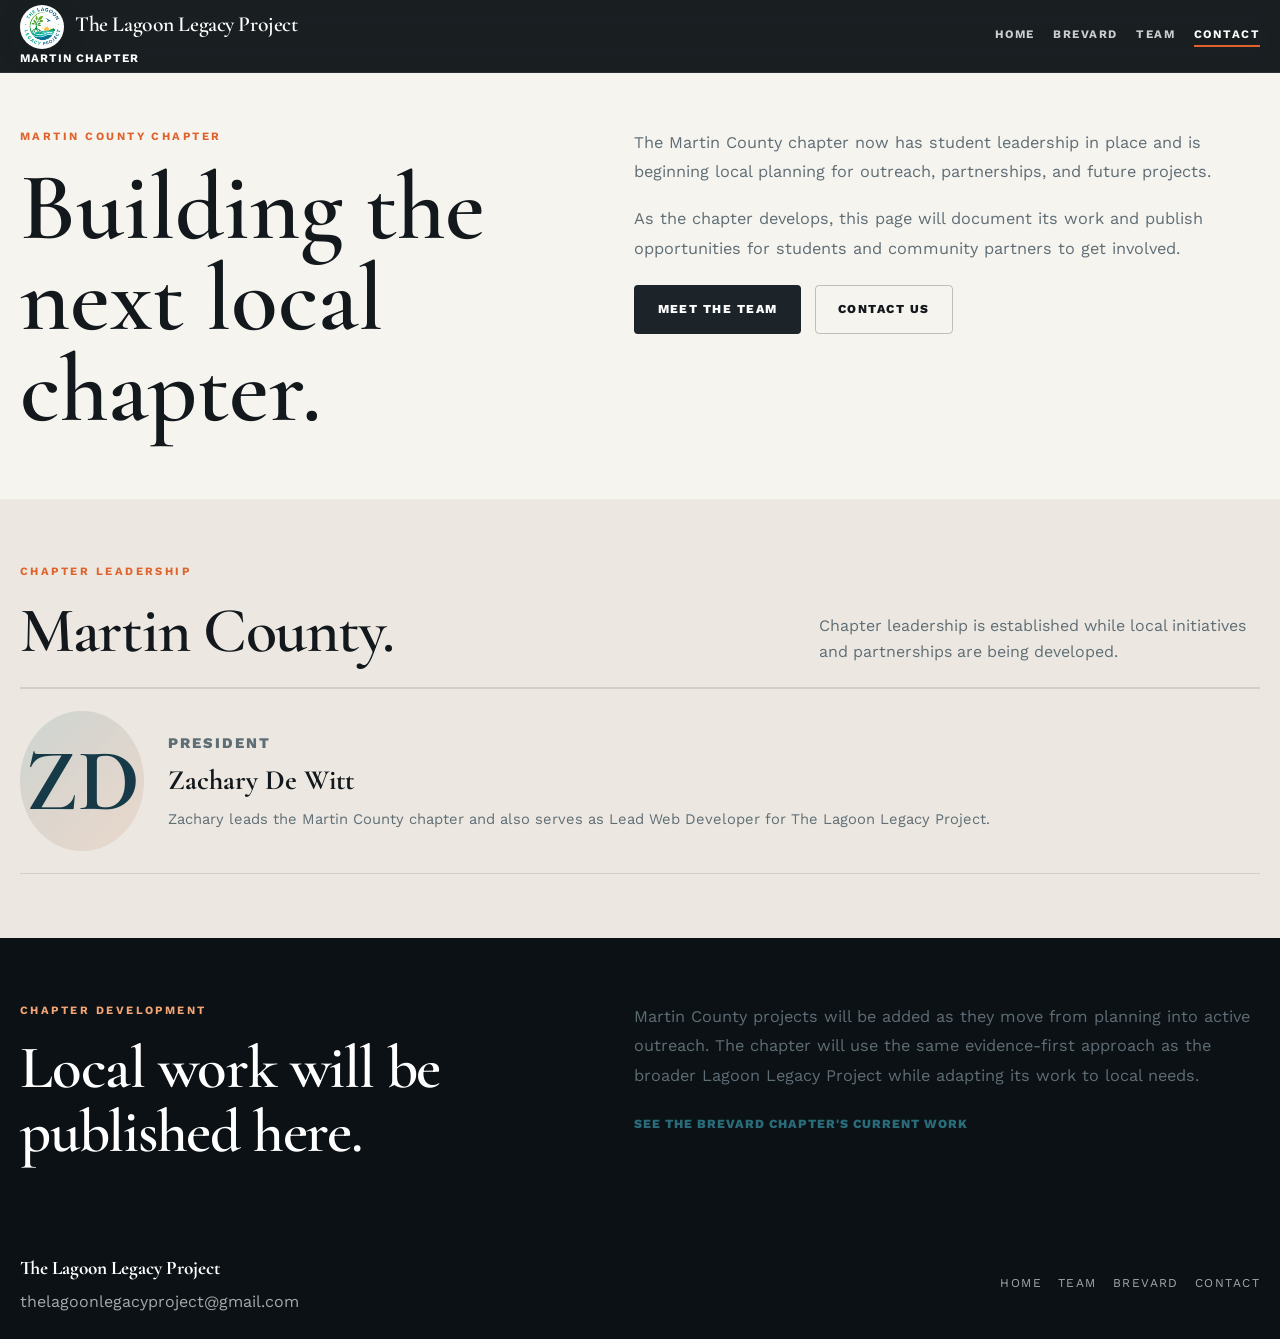
<file: martin/index.html>
<!DOCTYPE html>
<html lang="en">
<head>
  <meta charset="UTF-8">
  <meta name="viewport" content="width=device-width, initial-scale=1.0">
  <link rel="icon" href="/assets/img/lagoon-legacy-mark.png" type="image/png">
  <link rel="apple-touch-icon" href="/assets/img/lagoon-legacy-mark.png">
  <title>Martin County | The Lagoon Legacy Project</title>
  <meta name="description" content="Meet the Martin County chapter of The Lagoon Legacy Project and its student leadership.">
  <link rel="preconnect" href="https://fonts.googleapis.com">
  <link rel="preconnect" href="https://fonts.gstatic.com" crossorigin>
  <link href="https://fonts.googleapis.com/css2?family=Cormorant+Garamond:wght@500;600;700&family=Work+Sans:wght@400;500;600;700;800&display=swap" rel="stylesheet">
  <link rel="stylesheet" href="/assets/site.css">
</head>
<body>
  <a class="skip" href="#main">Skip to content</a>
  <header class="site-head solid" id="header">
    <div class="site-head-inner">
      <a class="logo" href="/"><span>The Lagoon Legacy Project</span> Martin chapter</a>
      <nav class="nav-main" aria-label="Primary">
        <a href="/">Home</a>
        <a href="/brevard/">Brevard</a>
        <a href="/team/">Team</a>
        <a href="/contact/" class="nav-cta">Contact</a>
      </nav>
    </div>
  </header>

  <main id="main">
    <section class="section paper page-top">
      <div class="wrap split reveal">
        <div>
          <p class="section-label">Martin County Chapter</p>
          <h1 class="page-title large">Building the next local chapter.</h1>
        </div>
        <div class="copy">
          <p>The Martin County chapter now has student leadership in place and is beginning local planning for outreach, partnerships, and future projects.</p>
          <p>As the chapter develops, this page will document its work and publish opportunities for students and community partners to get involved.</p>
          <div class="hero-actions inline-actions">
            <a class="btn btn-dark" href="/team/">Meet the team</a>
            <a class="btn btn-ghost-dark" href="/contact/">Contact us</a>
          </div>
        </div>
      </div>
    </section>

    <section class="section sand">
      <div class="wrap reveal">
        <div class="leadership-section-head">
          <div>
            <p class="section-label">Chapter leadership</p>
            <h2>Martin County.</h2>
          </div>
          <p>Chapter leadership is established while local initiatives and partnerships are being developed.</p>
        </div>
        <div class="team-grid-page martin-leadership-list">
          <article class="member-card">
            <div class="member-placeholder" aria-hidden="true">ZD</div>
            <div class="member-body">
              <p class="member-role">President</p>
              <h3>Zachary De Witt</h3>
              <p>Zachary leads the Martin County chapter and also serves as Lead Web Developer for The Lagoon Legacy Project.</p>
            </div>
          </article>
        </div>
      </div>
    </section>

    <section class="section dark">
      <div class="wrap split reveal">
        <div>
          <p class="section-label" style="color:var(--accent-soft);">Chapter development</p>
          <h2>Local work will be published here.</h2>
        </div>
        <div class="copy">
          <p>Martin County projects will be added as they move from planning into active outreach. The chapter will use the same evidence-first approach as the broader Lagoon Legacy Project while adapting its work to local needs.</p>
          <p><a class="source-link" href="/brevard/">See the Brevard chapter's current work</a></p>
        </div>
      </div>
    </section>
  </main>

  <footer>
    <div class="wrap footer-inner">
      <div class="footer-brand"><strong>The Lagoon Legacy Project</strong> thelagoonlegacyproject@gmail.com</div>
      <div class="footer-links">
        <a href="/">Home</a>
        <a href="/team/">Team</a>
        <a href="/brevard/">Brevard</a>
        <a href="/contact/">Contact</a>
      </div>
    </div>
  </footer>
  <script src="/assets/site.js"></script>
</body>
</html>
</file>
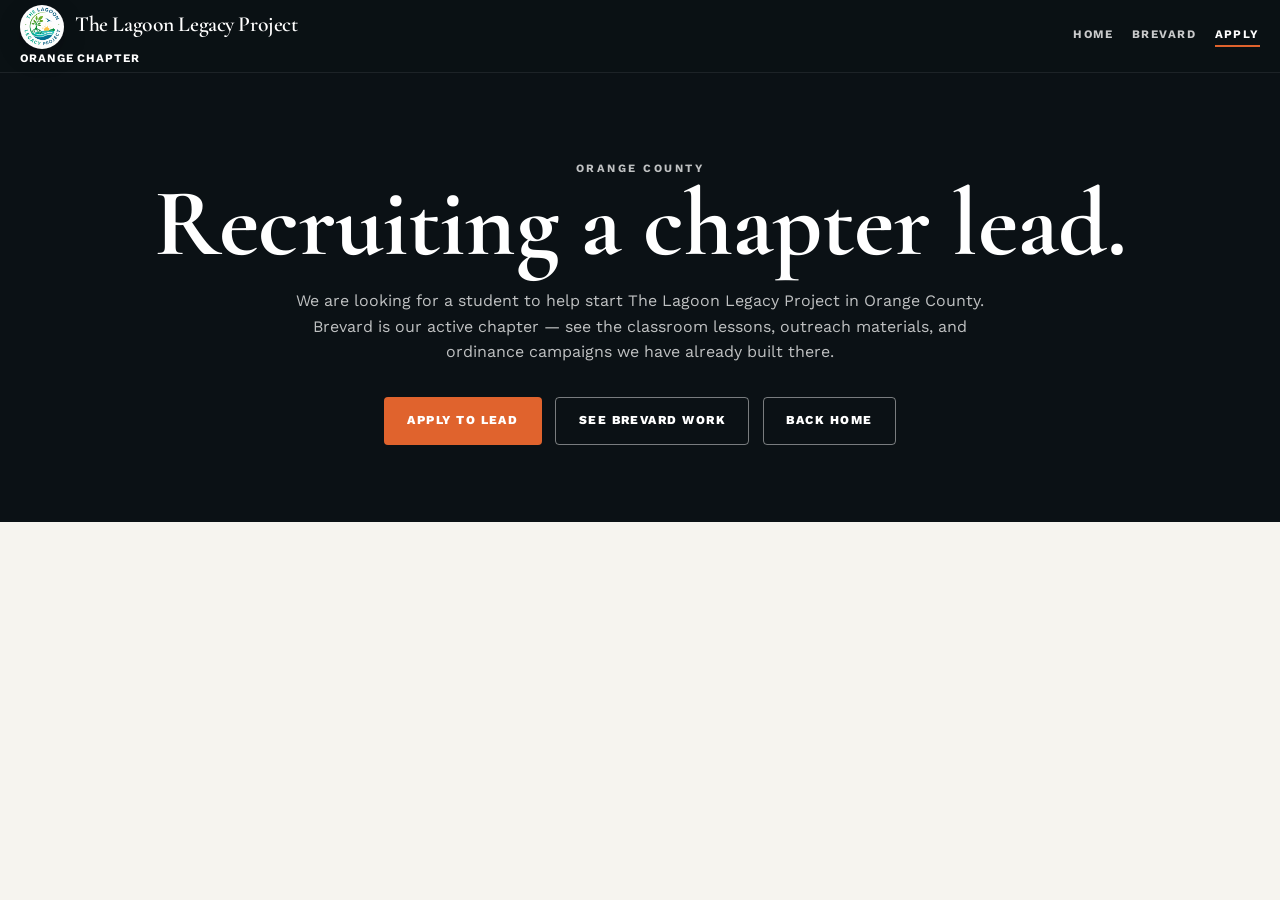
<file: orange/index.html>
<!DOCTYPE html>
<html lang="en">
<head>
  <meta charset="UTF-8">
  <meta name="viewport" content="width=device-width, initial-scale=1.0">
  <link rel="icon" href="/assets/img/lagoon-legacy-mark.png" type="image/png">
  <link rel="apple-touch-icon" href="/assets/img/lagoon-legacy-mark.png">
  <title>Orange | The Lagoon Legacy Project</title>
  <meta name="description" content="The Lagoon Legacy Project is recruiting a student chapter lead in Orange County.">
  <link rel="preconnect" href="https://fonts.googleapis.com">
  <link rel="preconnect" href="https://fonts.gstatic.com" crossorigin>
  <link href="https://fonts.googleapis.com/css2?family=Cormorant+Garamond:wght@500;600;700&family=Work+Sans:wght@400;500;600;700;800&display=swap" rel="stylesheet">
  <link rel="stylesheet" href="/assets/site.css">
</head>
<body>
  <header class="site-head solid" id="header">
    <div class="site-head-inner">
      <a class="logo" href="/"><span>The Lagoon Legacy Project</span> Orange chapter</a>
      <nav class="nav-main" aria-label="Primary">
        <a href="/">Home</a>
        <a href="/brevard/">Brevard</a>
        <a href="/chapter-application/" class="nav-cta">Apply</a>
      </nav>
    </div>
  </header>
  <main class="coming">
    <div>
      <p class="hero-kicker">Orange County</p>
      <h1>Recruiting a chapter lead.</h1>
      <p>We are looking for a student to help start The Lagoon Legacy Project in Orange County. Brevard is our active chapter — see the classroom lessons, outreach materials, and ordinance campaigns we have already built there.</p>
      <div class="hero-actions">
        <a class="btn btn-fill" href="/chapter-application/">Apply to lead</a>
        <a class="btn btn-ghost" href="/brevard/">See Brevard work</a>
        <a class="btn btn-ghost" href="/">Back home</a>
      </div>
    </div>
  </main>
  <script src="/assets/site.js"></script>
</body>
</html>
</file>
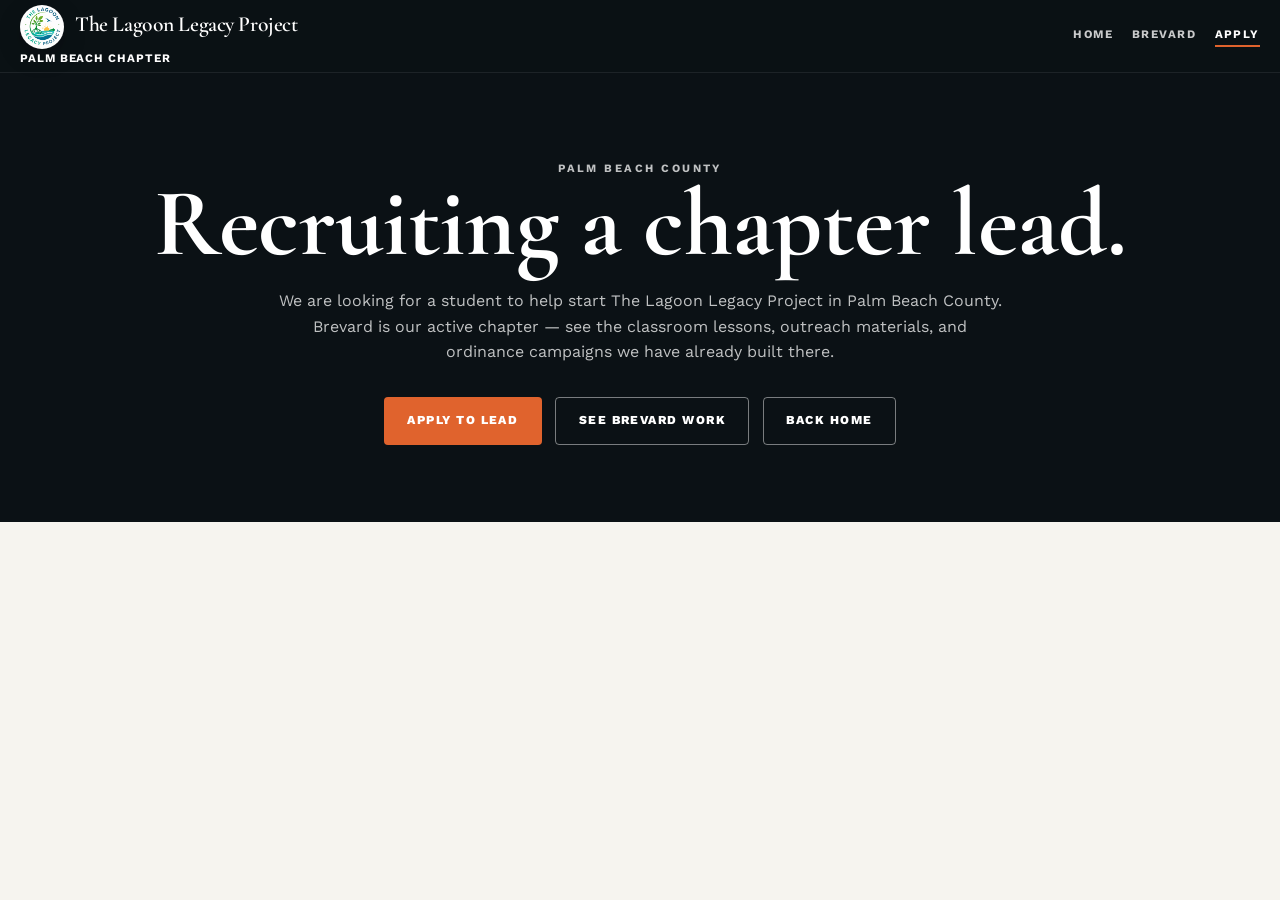
<file: palmbeach/index.html>
<!DOCTYPE html>
<html lang="en">
<head>
  <meta charset="UTF-8">
  <meta name="viewport" content="width=device-width, initial-scale=1.0">
  <link rel="icon" href="/assets/img/lagoon-legacy-mark.png" type="image/png">
  <link rel="apple-touch-icon" href="/assets/img/lagoon-legacy-mark.png">
  <title>Palm Beach | The Lagoon Legacy Project</title>
  <meta name="description" content="The Lagoon Legacy Project is recruiting a student chapter lead in Palm Beach County.">
  <link rel="preconnect" href="https://fonts.googleapis.com">
  <link rel="preconnect" href="https://fonts.gstatic.com" crossorigin>
  <link href="https://fonts.googleapis.com/css2?family=Cormorant+Garamond:wght@500;600;700&family=Work+Sans:wght@400;500;600;700;800&display=swap" rel="stylesheet">
  <link rel="stylesheet" href="/assets/site.css">
</head>
<body>
  <header class="site-head solid" id="header">
    <div class="site-head-inner">
      <a class="logo" href="/"><span>The Lagoon Legacy Project</span> Palm Beach chapter</a>
      <nav class="nav-main" aria-label="Primary">
        <a href="/">Home</a>
        <a href="/brevard/">Brevard</a>
        <a href="/chapter-application/" class="nav-cta">Apply</a>
      </nav>
    </div>
  </header>
  <main class="coming">
    <div>
      <p class="hero-kicker">Palm Beach County</p>
      <h1>Recruiting a chapter lead.</h1>
      <p>We are looking for a student to help start The Lagoon Legacy Project in Palm Beach County. Brevard is our active chapter — see the classroom lessons, outreach materials, and ordinance campaigns we have already built there.</p>
      <div class="hero-actions">
        <a class="btn btn-fill" href="/chapter-application/">Apply to lead</a>
        <a class="btn btn-ghost" href="/brevard/">See Brevard work</a>
        <a class="btn btn-ghost" href="/">Back home</a>
      </div>
    </div>
  </main>
  <script src="/assets/site.js"></script>
</body>
</html>
</file>
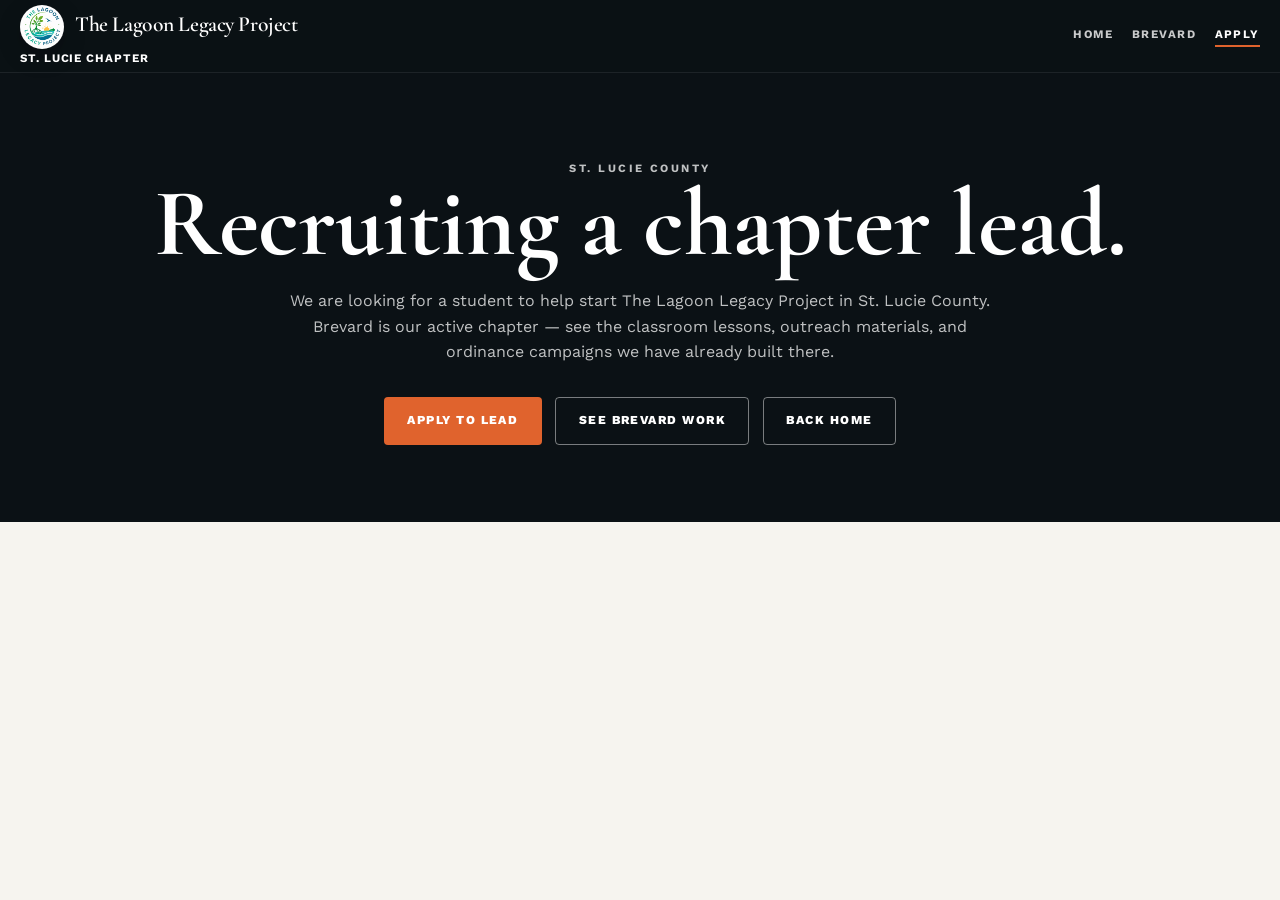
<file: stlucie/index.html>
<!DOCTYPE html>
<html lang="en">
<head>
  <meta charset="UTF-8">
  <meta name="viewport" content="width=device-width, initial-scale=1.0">
  <link rel="icon" href="/assets/img/lagoon-legacy-mark.png" type="image/png">
  <link rel="apple-touch-icon" href="/assets/img/lagoon-legacy-mark.png">
  <title>St. Lucie | The Lagoon Legacy Project</title>
  <meta name="description" content="The Lagoon Legacy Project is recruiting a student chapter lead in St. Lucie County.">
  <link rel="preconnect" href="https://fonts.googleapis.com">
  <link rel="preconnect" href="https://fonts.gstatic.com" crossorigin>
  <link href="https://fonts.googleapis.com/css2?family=Cormorant+Garamond:wght@500;600;700&family=Work+Sans:wght@400;500;600;700;800&display=swap" rel="stylesheet">
  <link rel="stylesheet" href="/assets/site.css">
</head>
<body>
  <header class="site-head solid" id="header">
    <div class="site-head-inner">
      <a class="logo" href="/"><span>The Lagoon Legacy Project</span> St. Lucie chapter</a>
      <nav class="nav-main" aria-label="Primary">
        <a href="/">Home</a>
        <a href="/brevard/">Brevard</a>
        <a href="/chapter-application/" class="nav-cta">Apply</a>
      </nav>
    </div>
  </header>
  <main class="coming">
    <div>
      <p class="hero-kicker">St. Lucie County</p>
      <h1>Recruiting a chapter lead.</h1>
      <p>We are looking for a student to help start The Lagoon Legacy Project in St. Lucie County. Brevard is our active chapter — see the classroom lessons, outreach materials, and ordinance campaigns we have already built there.</p>
      <div class="hero-actions">
        <a class="btn btn-fill" href="/chapter-application/">Apply to lead</a>
        <a class="btn btn-ghost" href="/brevard/">See Brevard work</a>
        <a class="btn btn-ghost" href="/">Back home</a>
      </div>
    </div>
  </main>
  <script src="/assets/site.js"></script>
</body>
</html>
</file>
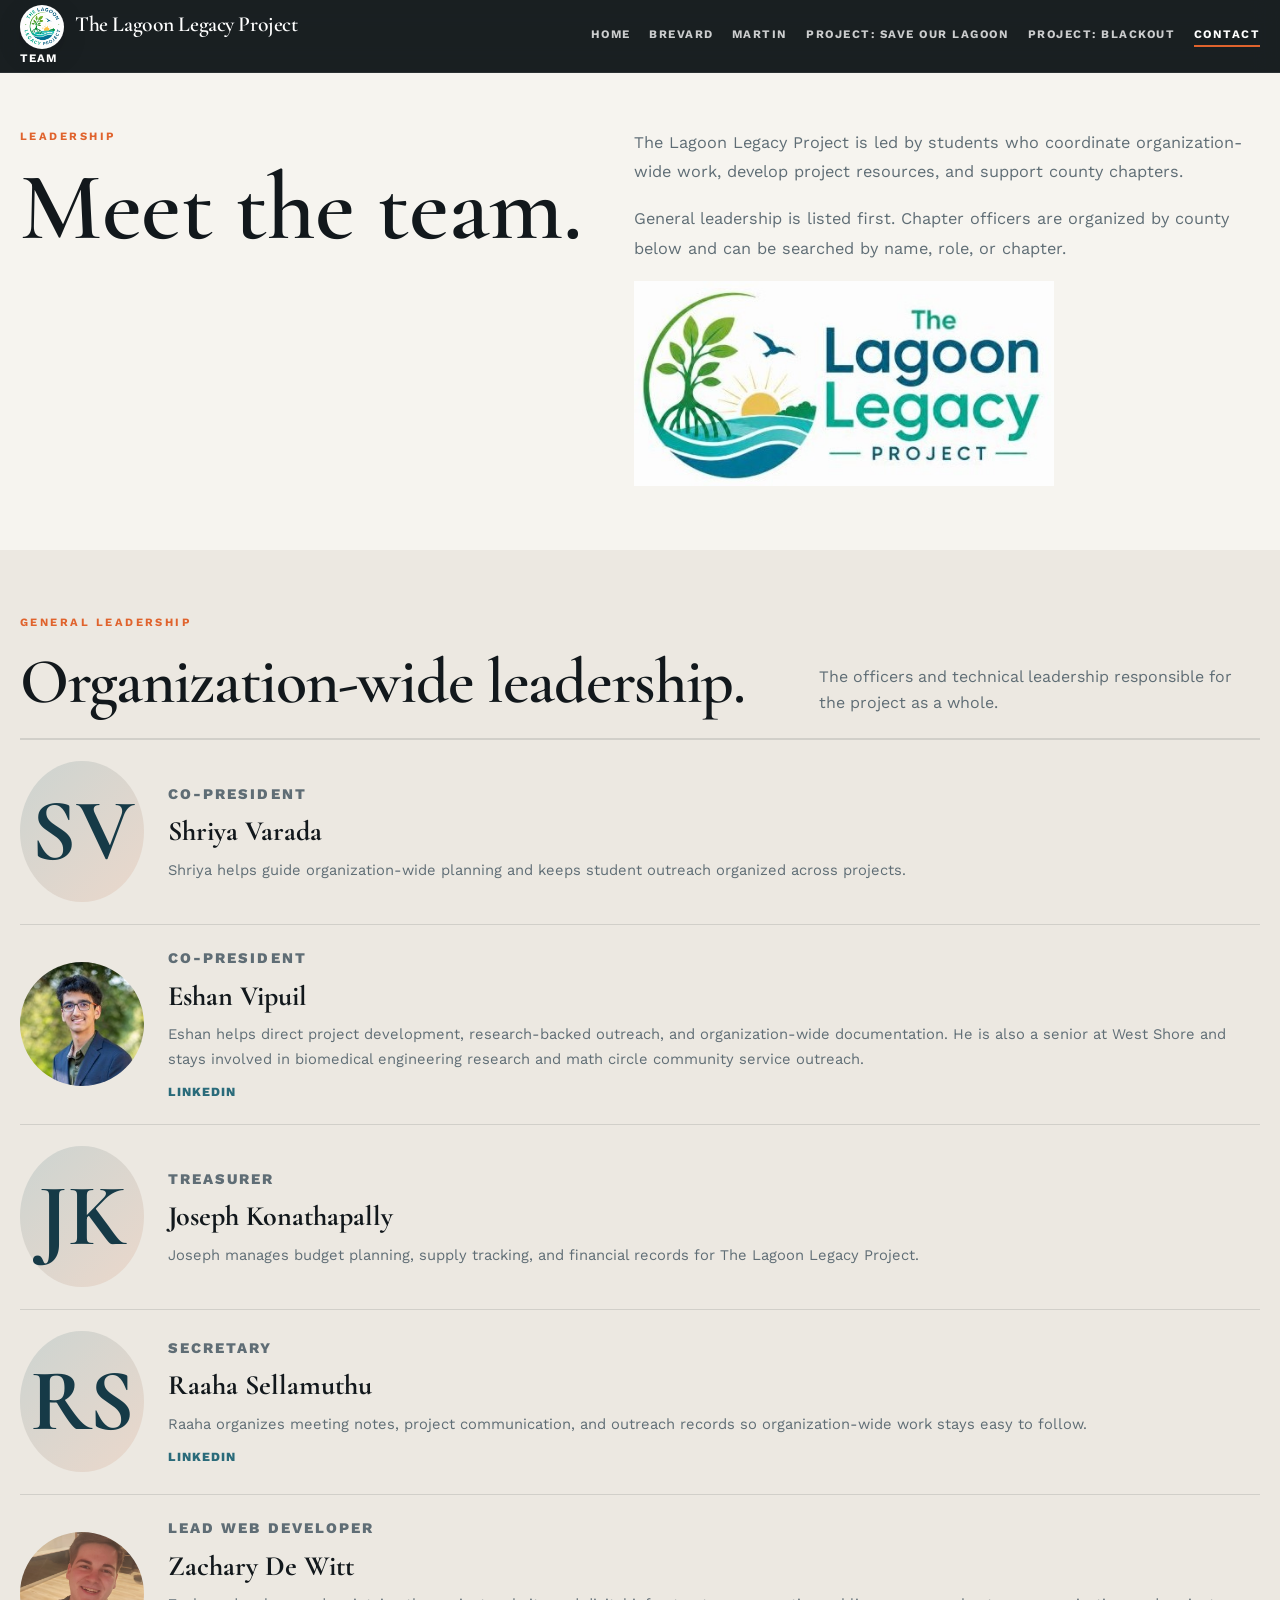
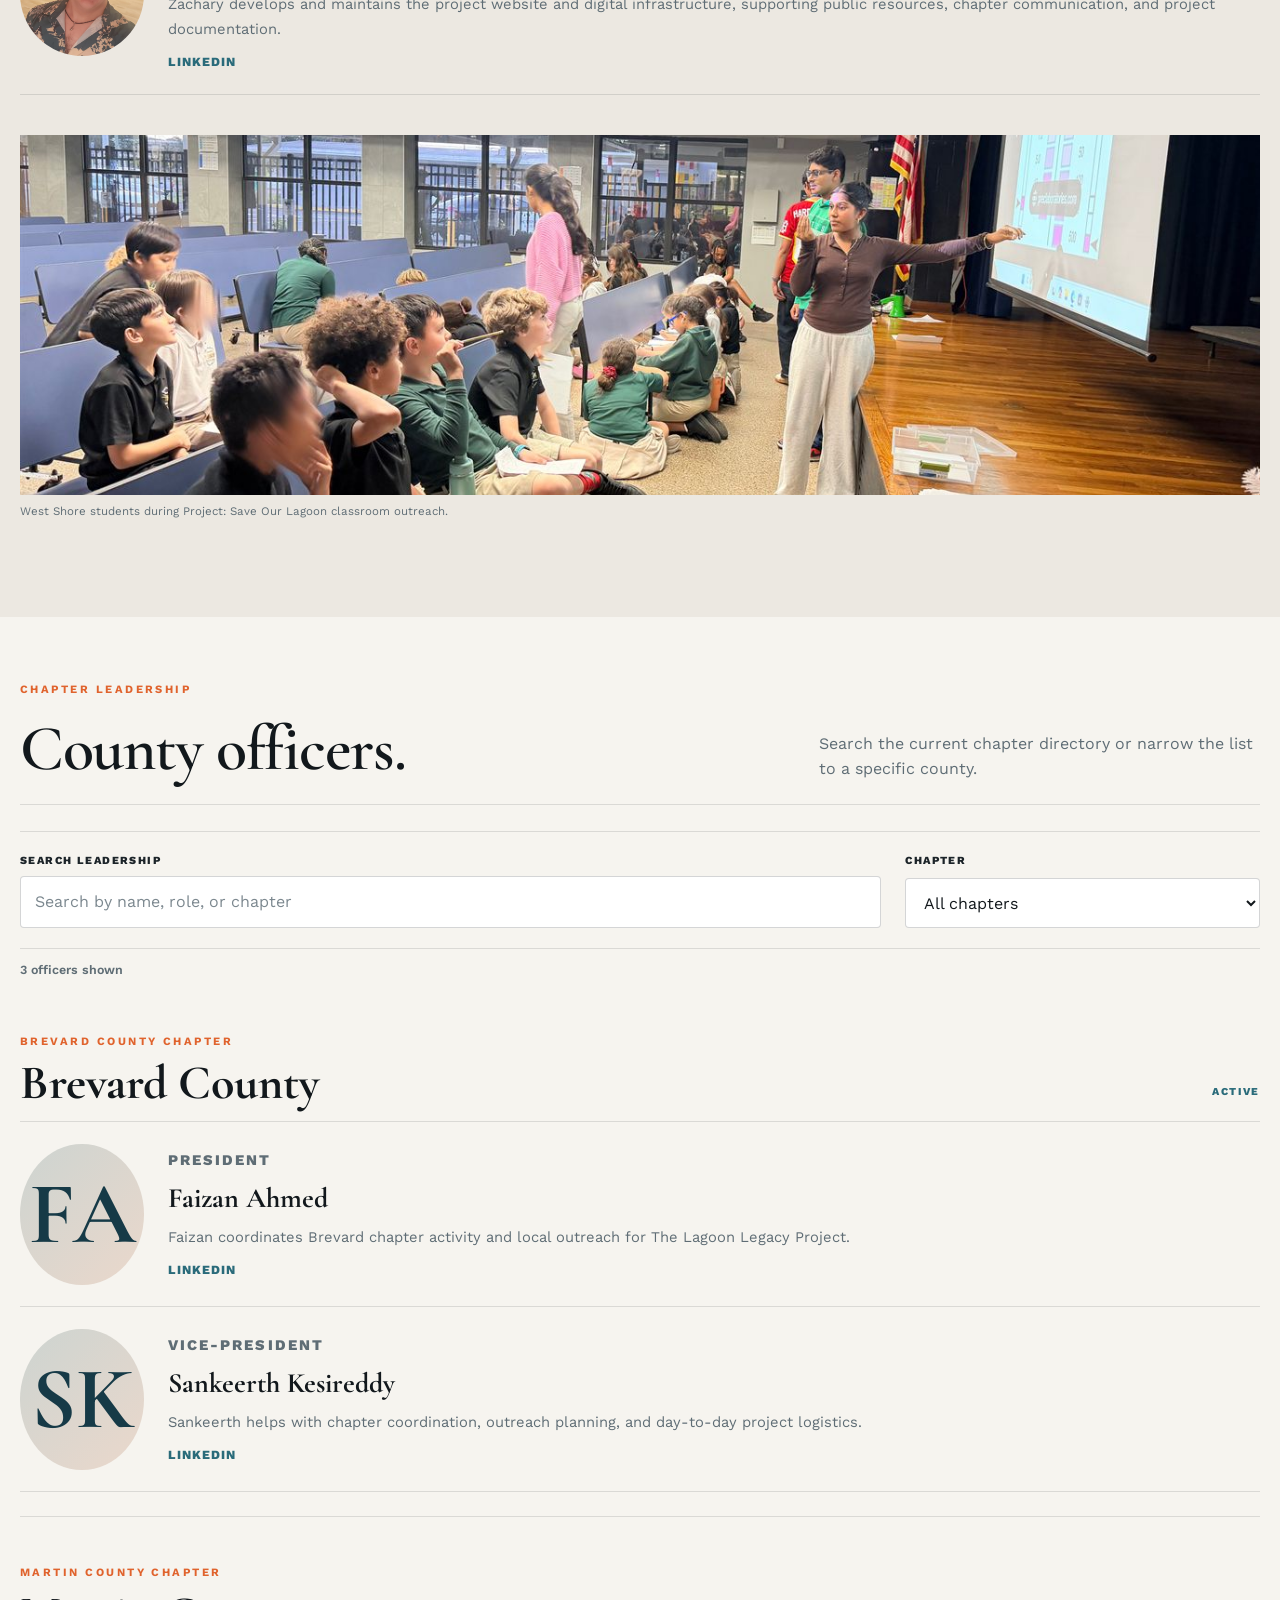
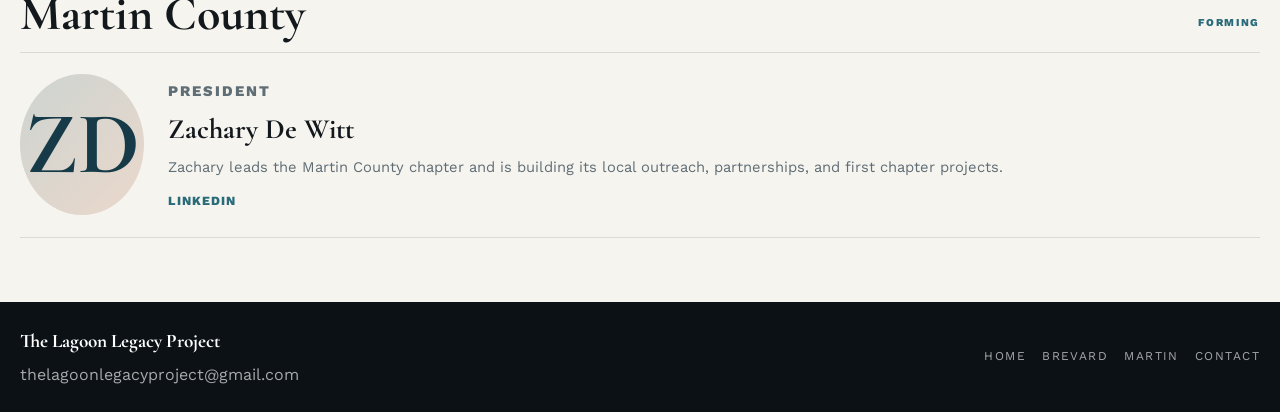
<file: team/index.html>
<!DOCTYPE html>
<html lang="en">
<head>
  <meta charset="UTF-8">
  <meta name="viewport" content="width=device-width, initial-scale=1.0">
  <link rel="icon" href="/assets/img/lagoon-legacy-mark.png" type="image/png">
  <link rel="apple-touch-icon" href="/assets/img/lagoon-legacy-mark.png">
  <title>Team | The Lagoon Legacy Project</title>
  <meta name="description" content="Meet the general leadership and county chapter officers behind The Lagoon Legacy Project.">
  <link rel="preconnect" href="https://fonts.googleapis.com">
  <link rel="preconnect" href="https://fonts.gstatic.com" crossorigin>
  <link href="https://fonts.googleapis.com/css2?family=Cormorant+Garamond:wght@500;600;700&family=Work+Sans:wght@400;500;600;700;800&display=swap" rel="stylesheet">
  <link rel="stylesheet" href="/assets/site.css">
</head>
<body>
  <a class="skip" href="#main">Skip to content</a>
  <header class="site-head solid" id="header">
    <div class="site-head-inner">
      <a class="logo" href="/"><span>The Lagoon Legacy Project</span> Team</a>
      <nav class="nav-main" aria-label="Primary">
        <a href="/">Home</a>
        <a href="/brevard/">Brevard</a>
        <a href="/martin/">Martin</a>
        <a href="/brevard/psol/">Project: Save Our Lagoon</a>
        <a href="/brevard/blackout/">Project: BLACKOUT</a>
        <a href="/contact/" class="nav-cta">Contact</a>
      </nav>
    </div>
  </header>

  <main id="main">
    <section class="section paper page-top">
      <div class="wrap split reveal">
        <div>
          <p class="section-label">Leadership</p>
          <h1 class="page-title large">Meet the team.</h1>
        </div>
        <div class="copy">
          <p>The Lagoon Legacy Project is led by students who coordinate organization-wide work, develop project resources, and support county chapters.</p>
          <p>General leadership is listed first. Chapter officers are organized by county below and can be searched by name, role, or chapter.</p>
          <div class="team-hero-logo">
            <img src="/assets/img/lagoon-legacy-logo.jpg" alt="The Lagoon Legacy Project logo">
          </div>
        </div>
      </div>
    </section>

    <section class="section sand" aria-labelledby="general-leadership-heading">
      <div class="wrap reveal">
        <div class="leadership-section-head">
          <div>
            <p class="section-label">General leadership</p>
            <h2 id="general-leadership-heading">Organization-wide leadership.</h2>
          </div>
          <p>The officers and technical leadership responsible for the project as a whole.</p>
        </div>

        <div class="team-grid-page leadership-primary" data-general-leadership></div>
        <noscript><p class="leadership-empty">JavaScript is required to display the leadership directory.</p></noscript>

        <figure class="editorial-figure compact team-grid-photo leadership-photo">
          <img src="/assets/img/psol-card.jpg" alt="Students gathered during a Project: Save Our Lagoon activity">
          <figcaption>West Shore students during Project: Save Our Lagoon classroom outreach.</figcaption>
        </figure>
      </div>
    </section>

    <section class="section paper" aria-labelledby="chapter-leadership-heading">
      <div class="wrap reveal">
        <div class="leadership-section-head chapter-leadership-head">
          <div>
            <p class="section-label">Chapter leadership</p>
            <h2 id="chapter-leadership-heading">County officers.</h2>
          </div>
          <p>Search the current chapter directory or narrow the list to a specific county.</p>
        </div>

        <div class="leadership-toolbar" role="search" aria-label="Search chapter leadership">
          <div class="leadership-control leadership-search-control">
            <label for="leadership-search">Search leadership</label>
            <input id="leadership-search" type="search" placeholder="Search by name, role, or chapter" autocomplete="off" data-leadership-search>
          </div>
          <div class="leadership-control">
            <label for="leadership-chapter">Chapter</label>
            <select id="leadership-chapter" data-leadership-chapter>
              <option value="all">All chapters</option>
            </select>
          </div>
        </div>
        <p class="leadership-status" data-leadership-status aria-live="polite"></p>

        <div class="chapter-directory" data-leadership-directory>
          <p class="leadership-empty" data-leadership-empty hidden>No chapter officers match that search.</p>
        </div>
      </div>
    </section>
  </main>

  <footer>
    <div class="wrap footer-inner">
      <div class="footer-brand"><strong>The Lagoon Legacy Project</strong> thelagoonlegacyproject@gmail.com</div>
      <div class="footer-links">
        <a href="/">Home</a>
        <a href="/brevard/">Brevard</a>
        <a href="/martin/">Martin</a>
        <a href="/contact/">Contact</a>
      </div>
    </div>
  </footer>
  <script src="/assets/team-data.js"></script>
  <script src="/assets/team-directory.js"></script>
  <script src="/assets/site.js"></script>
</body>
</html>
</file>
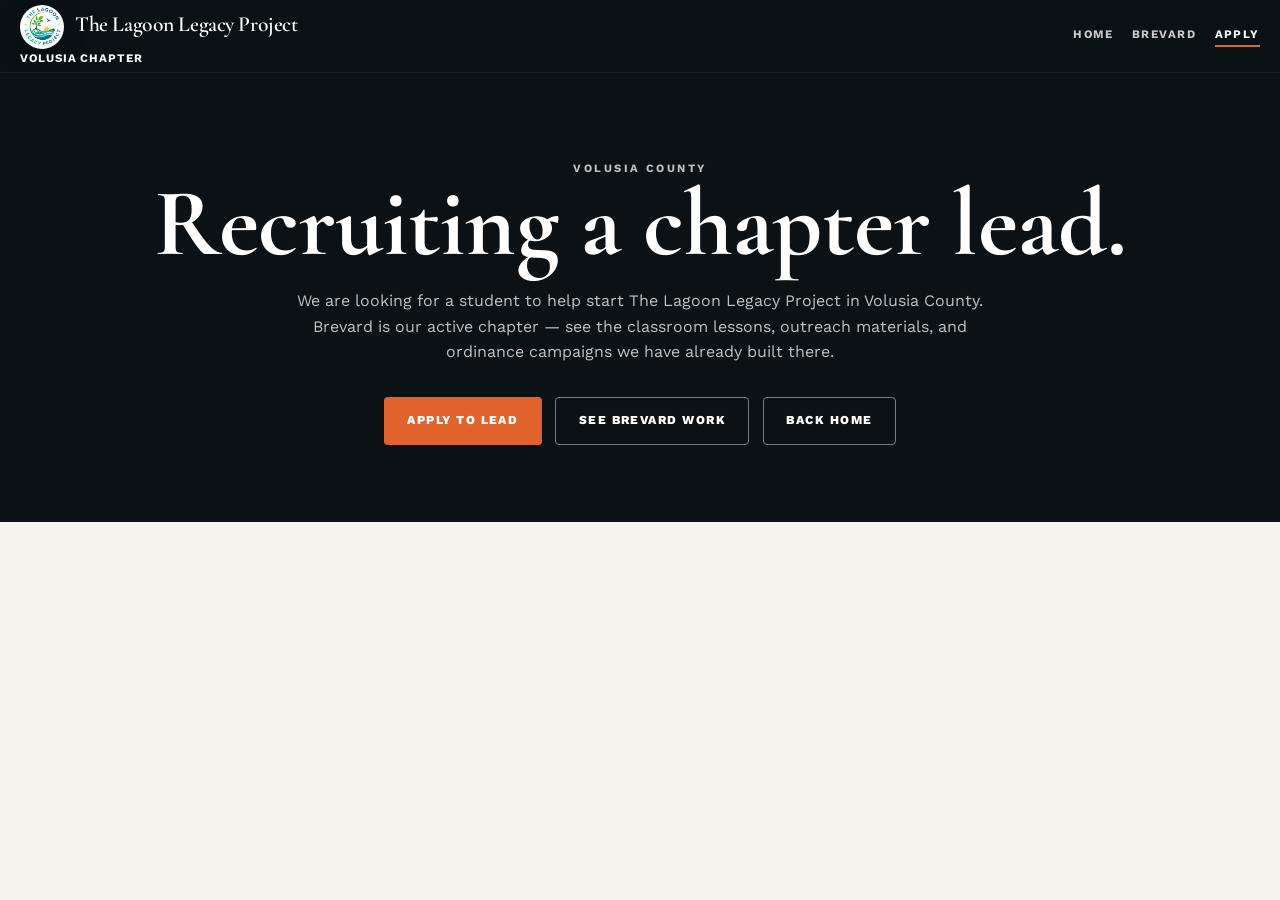
<file: volusia/index.html>
<!DOCTYPE html>
<html lang="en">
<head>
  <meta charset="UTF-8">
  <meta name="viewport" content="width=device-width, initial-scale=1.0">
  <link rel="icon" href="/assets/img/lagoon-legacy-mark.png" type="image/png">
  <link rel="apple-touch-icon" href="/assets/img/lagoon-legacy-mark.png">
  <title>Volusia | The Lagoon Legacy Project</title>
  <meta name="description" content="The Lagoon Legacy Project is recruiting a student chapter lead in Volusia County.">
  <link rel="preconnect" href="https://fonts.googleapis.com">
  <link rel="preconnect" href="https://fonts.gstatic.com" crossorigin>
  <link href="https://fonts.googleapis.com/css2?family=Cormorant+Garamond:wght@500;600;700&family=Work+Sans:wght@400;500;600;700;800&display=swap" rel="stylesheet">
  <link rel="stylesheet" href="/assets/site.css">
</head>
<body>
  <header class="site-head solid" id="header">
    <div class="site-head-inner">
      <a class="logo" href="/"><span>The Lagoon Legacy Project</span> Volusia chapter</a>
      <nav class="nav-main" aria-label="Primary">
        <a href="/">Home</a>
        <a href="/brevard/">Brevard</a>
        <a href="/chapter-application/" class="nav-cta">Apply</a>
      </nav>
    </div>
  </header>
  <main class="coming">
    <div>
      <p class="hero-kicker">Volusia County</p>
      <h1>Recruiting a chapter lead.</h1>
      <p>We are looking for a student to help start The Lagoon Legacy Project in Volusia County. Brevard is our active chapter — see the classroom lessons, outreach materials, and ordinance campaigns we have already built there.</p>
      <div class="hero-actions">
        <a class="btn btn-fill" href="/chapter-application/">Apply to lead</a>
        <a class="btn btn-ghost" href="/brevard/">See Brevard work</a>
        <a class="btn btn-ghost" href="/">Back home</a>
      </div>
    </div>
  </main>
  <script src="/assets/site.js"></script>
</body>
</html>
</file>
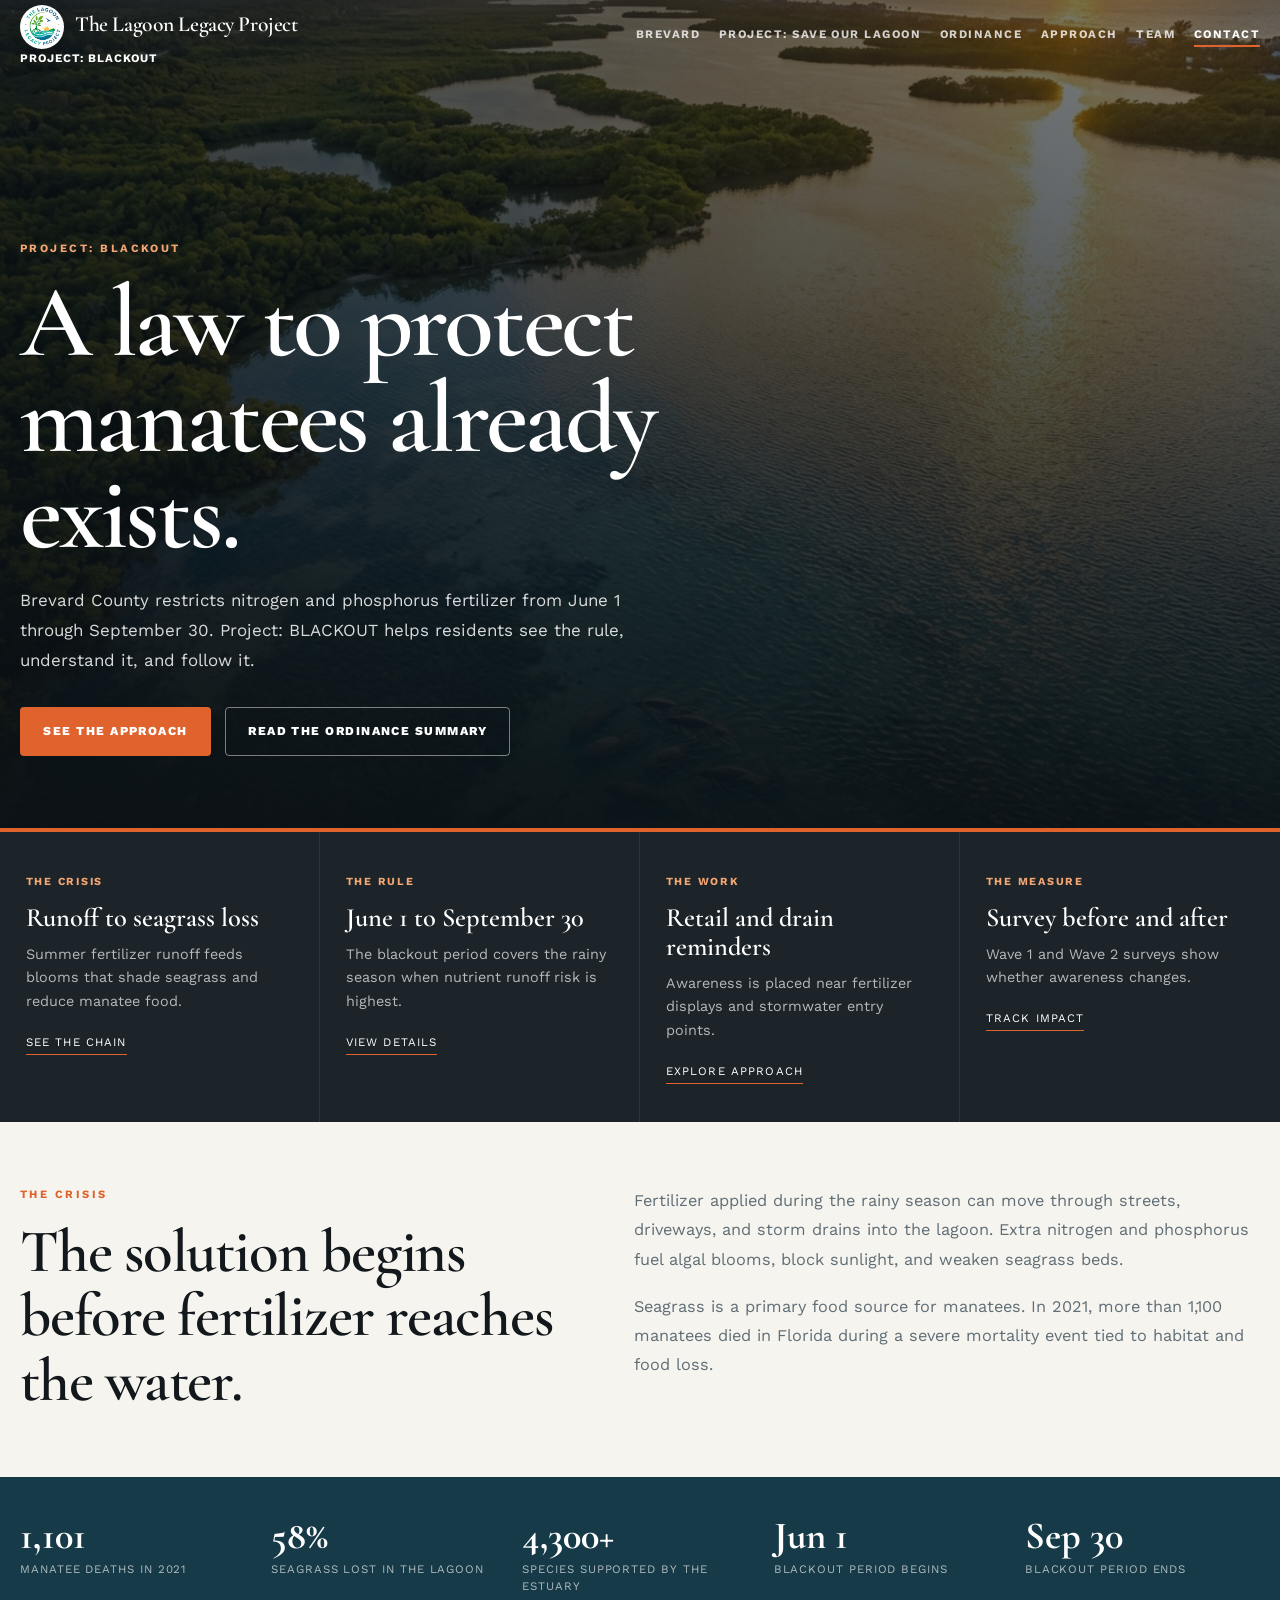
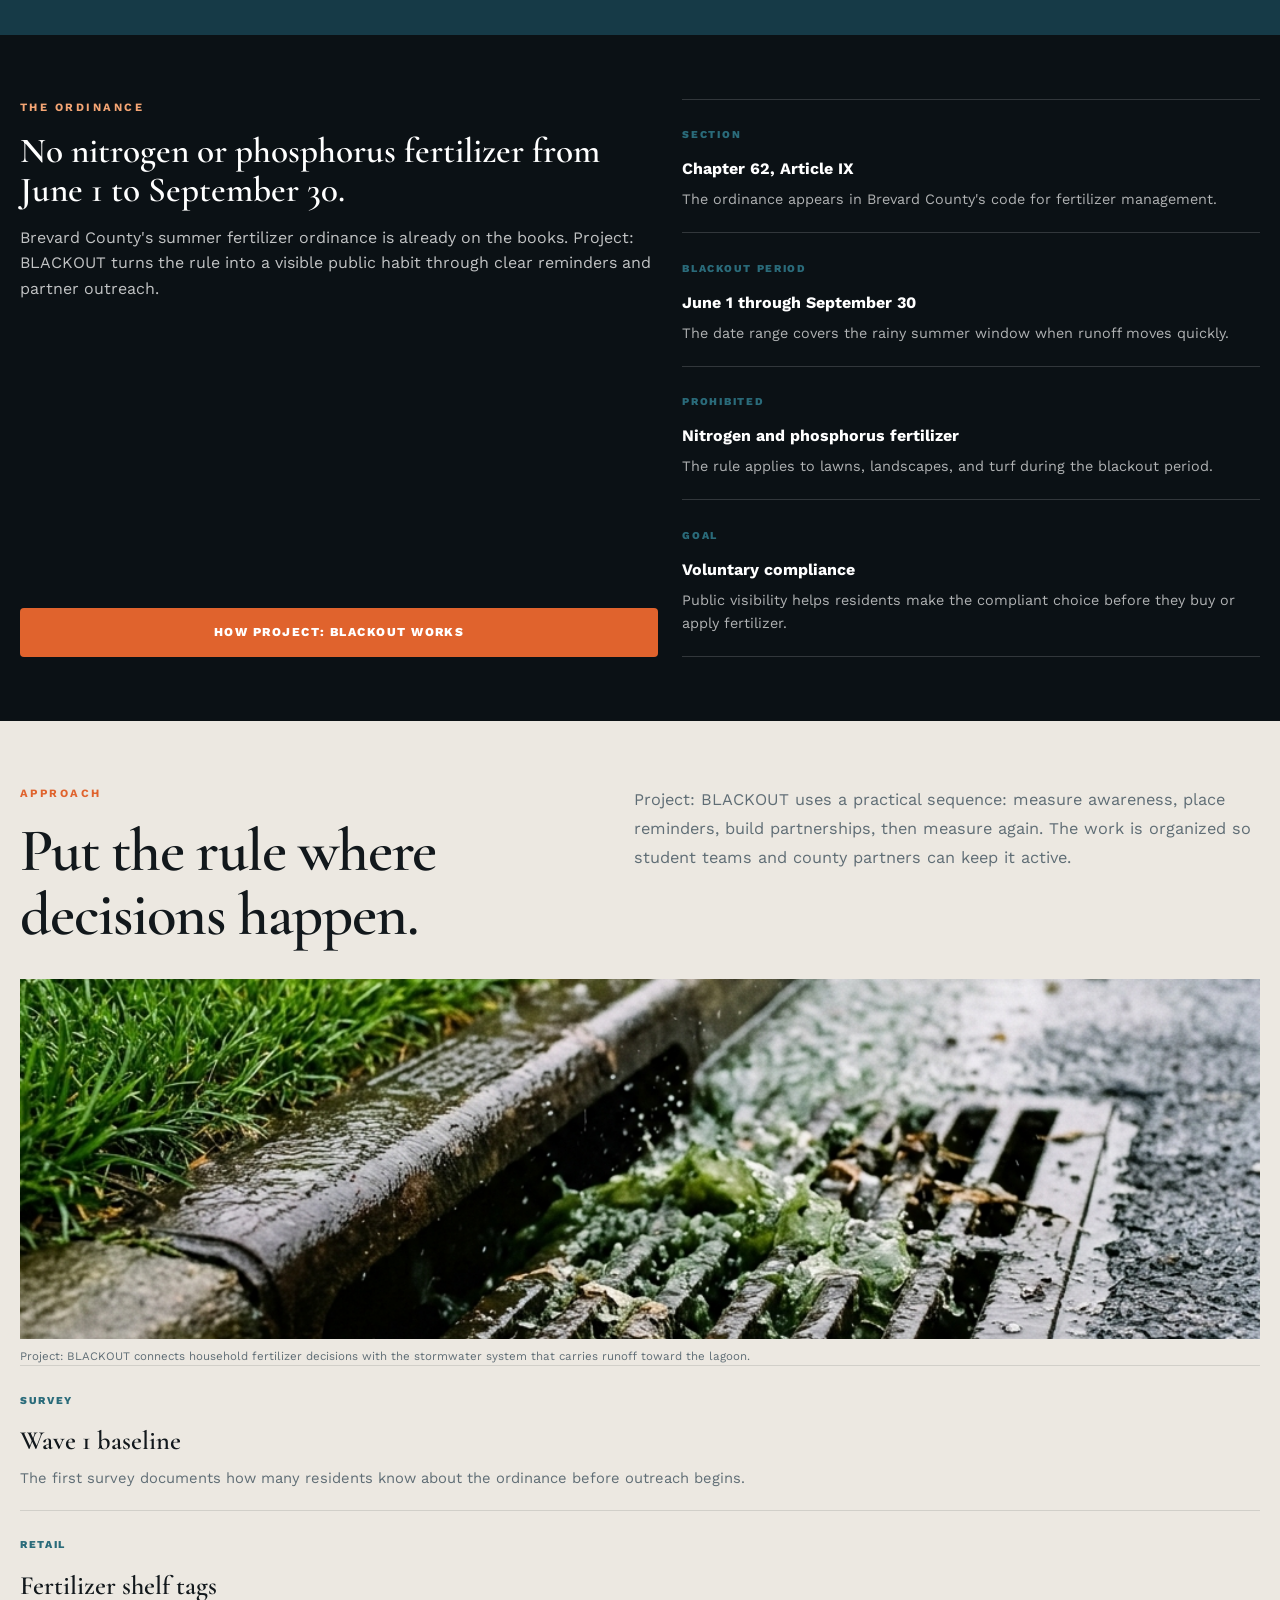
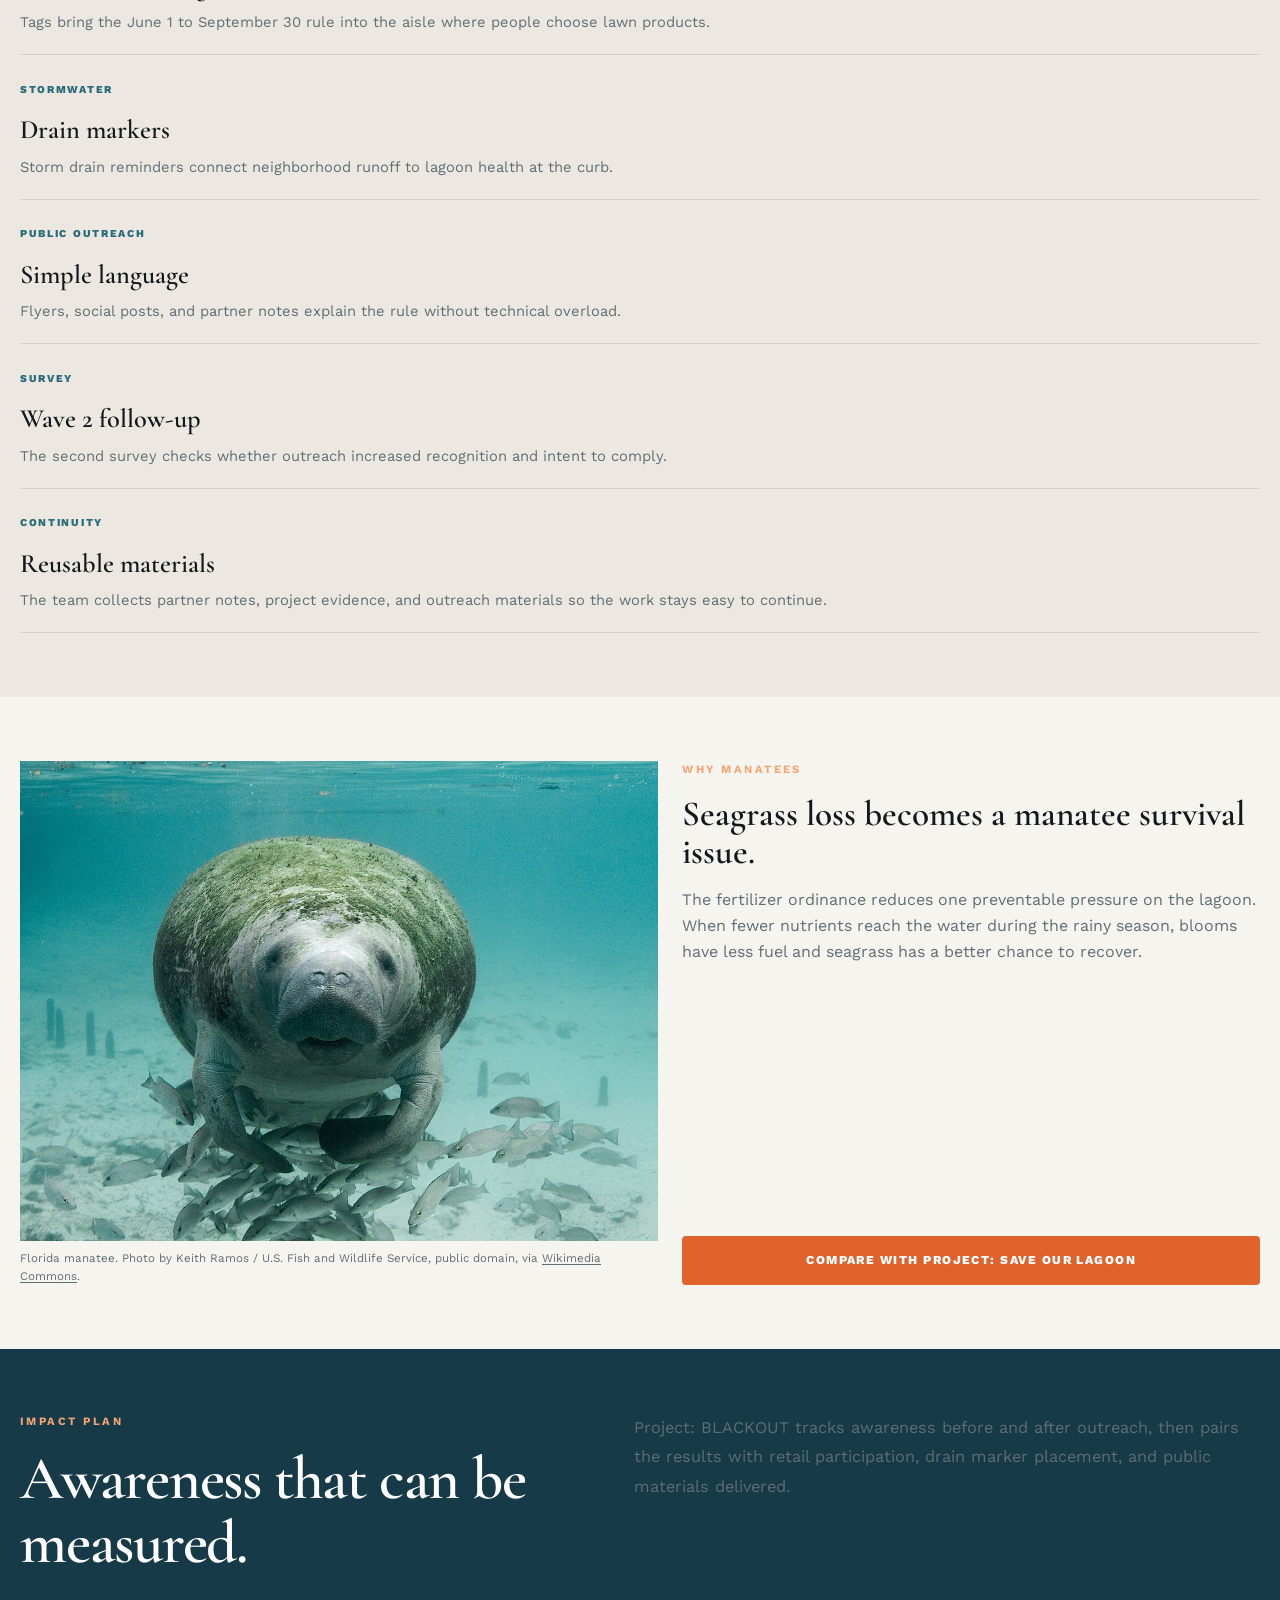
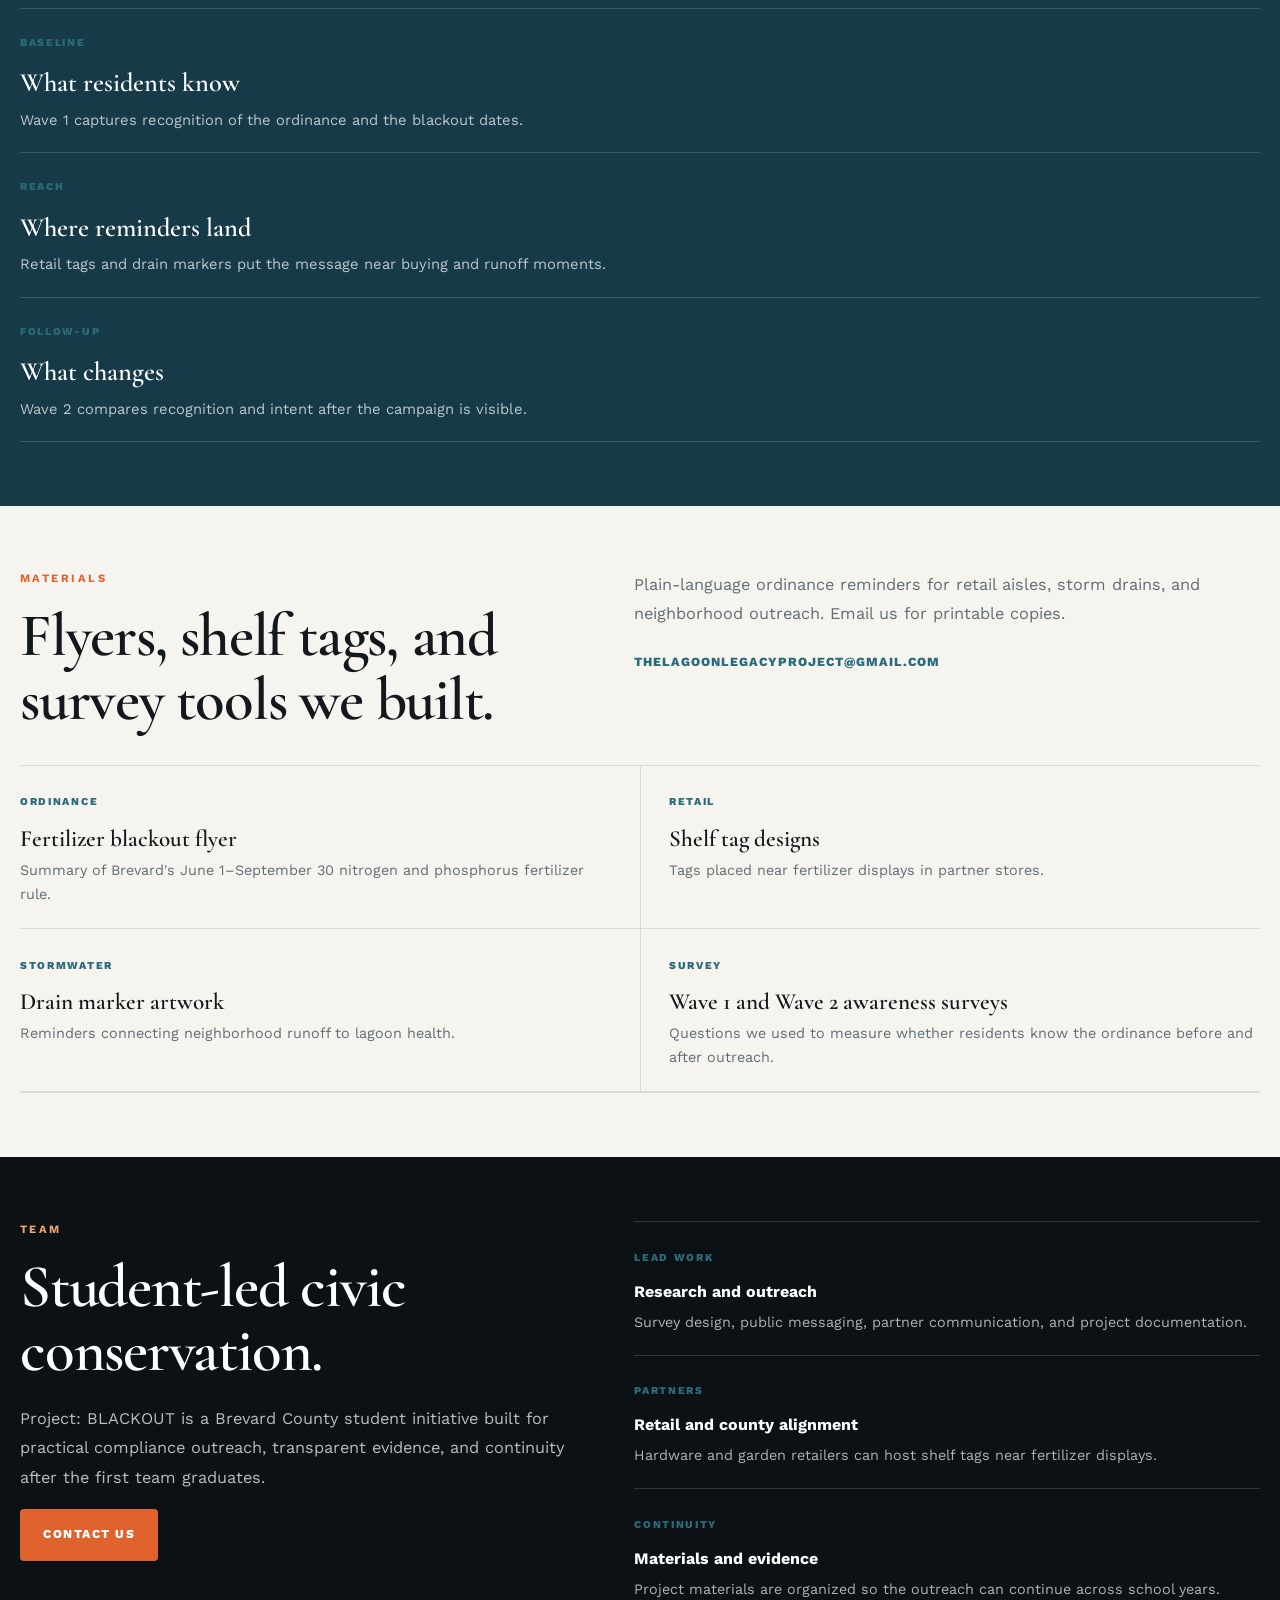
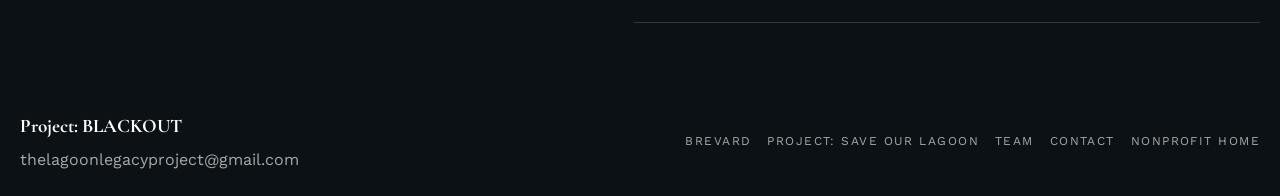
<file: brevard/blackout/index.html>
<!DOCTYPE html>
<html lang="en">
<head>
  <meta charset="UTF-8">
  <meta name="viewport" content="width=device-width, initial-scale=1.0">
  <link rel="icon" href="/assets/img/lagoon-legacy-mark.png" type="image/png">
  <link rel="apple-touch-icon" href="/assets/img/lagoon-legacy-mark.png">
  <title>Project: BLACKOUT | The Lagoon Legacy Project</title>
  <meta name="description" content="Project: BLACKOUT is a student-led Brevard County campaign activating the summer fertilizer ordinance.">
  <link rel="preconnect" href="https://fonts.googleapis.com">
  <link rel="preconnect" href="https://fonts.gstatic.com" crossorigin>
  <link href="https://fonts.googleapis.com/css2?family=Cormorant+Garamond:wght@500;600;700&family=Work+Sans:wght@400;500;600;700;800&display=swap" rel="stylesheet">
  <link rel="stylesheet" href="/assets/site.css">
</head>
<body>
  <a class="skip" href="#main">Skip to content</a>
  <header class="site-head" id="header">
    <div class="site-head-inner">
      <a class="logo" href="/"><span>The Lagoon Legacy Project</span> Project: BLACKOUT</a>
      <nav class="nav-main" aria-label="Primary">
        <a href="/brevard/">Brevard</a>
        <a href="/brevard/psol/">Project: Save Our Lagoon</a>
        <a href="#ordinance">Ordinance</a>
        <a href="#approach">Approach</a>
        <a href="/team/">Team</a>
        <a href="/contact/" class="nav-cta">Contact</a>
      </nav>
    </div>
  </header>

  <section class="hero">
    <div class="hero-media">
      <img src="/assets/img/blackout-hero.png" alt="Indian River Lagoon shoreline at dusk">
    </div>
    <div class="hero-body">
      <p class="hero-kicker">Project: BLACKOUT</p>
      <h1 class="wide">A law to protect manatees already exists.</h1>
      <p class="hero-lede">Brevard County restricts nitrogen and phosphorus fertilizer from June 1 through September 30. Project: BLACKOUT helps residents see the rule, understand it, and follow it.</p>
      <div class="hero-actions">
        <a class="btn btn-fill" href="#approach">See the approach</a>
        <a class="btn btn-ghost" href="#ordinance">Read the ordinance summary</a>
      </div>
    </div>
  </section>

  <nav class="pillars" aria-label="Explore Project: BLACKOUT">
    <div class="pillar-grid">
      <a class="pillar" href="#problem"><span class="pillar-tag">The crisis</span><h3>Runoff to seagrass loss</h3><p>Summer fertilizer runoff feeds blooms that shade seagrass and reduce manatee food.</p><span class="pillar-arrow">See the chain</span></a>
      <a class="pillar" href="#ordinance"><span class="pillar-tag">The rule</span><h3>June 1 to September 30</h3><p>The blackout period covers the rainy season when nutrient runoff risk is highest.</p><span class="pillar-arrow">View details</span></a>
      <a class="pillar" href="#approach"><span class="pillar-tag">The work</span><h3>Retail and drain reminders</h3><p>Awareness is placed near fertilizer displays and stormwater entry points.</p><span class="pillar-arrow">Explore approach</span></a>
      <a class="pillar" href="#impact"><span class="pillar-tag">The measure</span><h3>Survey before and after</h3><p>Wave 1 and Wave 2 surveys show whether awareness changes.</p><span class="pillar-arrow">Track impact</span></a>
    </div>
  </nav>

  <main id="main">
    <section class="section paper" id="problem">
      <div class="wrap split reveal">
        <div>
          <p class="section-label">The crisis</p>
          <h2>The solution begins before fertilizer reaches the water.</h2>
        </div>
        <div class="copy">
          <p>Fertilizer applied during the rainy season can move through streets, driveways, and storm drains into the lagoon. Extra nitrogen and phosphorus fuel algal blooms, block sunlight, and weaken seagrass beds.</p>
          <p>Seagrass is a primary food source for manatees. In 2021, more than 1,100 manatees died in Florida during a severe mortality event tied to habitat and food loss.</p>
        </div>
      </div>
    </section>

    <div class="stats-band">
      <div class="wrap stats-row reveal">
        <div class="stat"><strong>1,101</strong><span>Manatee deaths in 2021</span></div>
        <div class="stat"><strong>58%</strong><span>Seagrass lost in the lagoon</span></div>
        <div class="stat"><strong>4,300+</strong><span>Species supported by the estuary</span></div>
        <div class="stat"><strong>Jun 1</strong><span>Blackout period begins</span></div>
        <div class="stat"><strong>Sep 30</strong><span>Blackout period ends</span></div>
      </div>
    </div>

    <section class="section dark" id="ordinance">
      <div class="wrap feature-band reveal">
        <article class="feature-panel">
          <div>
            <p class="section-label" style="color:var(--accent-soft);">The ordinance</p>
            <h3>No nitrogen or phosphorus fertilizer from June 1 to September 30.</h3>
            <p>Brevard County's summer fertilizer ordinance is already on the books. Project: BLACKOUT turns the rule into a visible public habit through clear reminders and partner outreach.</p>
          </div>
          <a class="btn btn-fill" href="#approach">How Project: BLACKOUT works</a>
        </article>
        <div class="timeline">
          <article class="timeline-item"><span class="tag">Section</span><h4>Chapter 62, Article IX</h4><p>The ordinance appears in Brevard County's code for fertilizer management.</p></article>
          <article class="timeline-item"><span class="tag">Blackout period</span><h4>June 1 through September 30</h4><p>The date range covers the rainy summer window when runoff moves quickly.</p></article>
          <article class="timeline-item"><span class="tag">Prohibited</span><h4>Nitrogen and phosphorus fertilizer</h4><p>The rule applies to lawns, landscapes, and turf during the blackout period.</p></article>
          <article class="timeline-item"><span class="tag">Goal</span><h4>Voluntary compliance</h4><p>Public visibility helps residents make the compliant choice before they buy or apply fertilizer.</p></article>
        </div>
      </div>
    </section>

    <section class="section sand" id="approach">
      <div class="wrap">
        <div class="split reveal section-head">
          <div>
            <p class="section-label">Approach</p>
            <h2>Put the rule where decisions happen.</h2>
          </div>
          <div class="copy">
            <p>Project: BLACKOUT uses a practical sequence: measure awareness, place reminders, build partnerships, then measure again. The work is organized so student teams and county partners can keep it active.</p>
          </div>
        </div>
        <figure class="editorial-figure compact reveal">
          <img src="/assets/img/blackout-storm-drain.png" alt="Storm drain illustration showing how neighborhood runoff reaches the lagoon">
          <figcaption>Project: BLACKOUT connects household fertilizer decisions with the stormwater system that carries runoff toward the lagoon.</figcaption>
        </figure>
        <div class="card-grid reveal">
          <article class="card"><div class="card-body"><span class="tag">Survey</span><h3>Wave 1 baseline</h3><p>The first survey documents how many residents know about the ordinance before outreach begins.</p></div></article>
          <article class="card"><div class="card-body"><span class="tag">Retail</span><h3>Fertilizer shelf tags</h3><p>Tags bring the June 1 to September 30 rule into the aisle where people choose lawn products.</p></div></article>
          <article class="card"><div class="card-body"><span class="tag">Stormwater</span><h3>Drain markers</h3><p>Storm drain reminders connect neighborhood runoff to lagoon health at the curb.</p></div></article>
          <article class="card"><div class="card-body"><span class="tag">Public outreach</span><h3>Simple language</h3><p>Flyers, social posts, and partner notes explain the rule without technical overload.</p></div></article>
          <article class="card"><div class="card-body"><span class="tag">Survey</span><h3>Wave 2 follow-up</h3><p>The second survey checks whether outreach increased recognition and intent to comply.</p></div></article>
          <article class="card"><div class="card-body"><span class="tag">Continuity</span><h3>Reusable materials</h3><p>The team collects partner notes, project evidence, and outreach materials so the work stays easy to continue.</p></div></article>
        </div>
      </div>
    </section>

    <section class="section paper">
      <div class="wrap feature-band reveal">
        <div class="feature-image">
          <figure class="editorial-figure" style="margin:0;">
            <img src="/assets/img/florida-manatee.jpg" alt="Florida manatee swimming underwater">
            <figcaption>Florida manatee. Photo by Keith Ramos / U.S. Fish and Wildlife Service, public domain, via <a href="https://commons.wikimedia.org/wiki/File:Florida_Manatee_FWS_23.jpg" target="_blank" rel="noreferrer">Wikimedia Commons</a>.</figcaption>
          </figure>
        </div>
        <article class="feature-panel">
          <div>
            <p class="section-label" style="color:var(--accent-soft);">Why manatees</p>
            <h3>Seagrass loss becomes a manatee survival issue.</h3>
            <p>The fertilizer ordinance reduces one preventable pressure on the lagoon. When fewer nutrients reach the water during the rainy season, blooms have less fuel and seagrass has a better chance to recover.</p>
          </div>
          <a class="btn btn-fill" href="/brevard/psol/">Compare with Project: Save Our Lagoon</a>
        </article>
      </div>
    </section>

    <section class="section ocean" id="impact">
      <div class="wrap">
        <div class="split reveal section-head">
          <div>
            <p class="section-label" style="color:var(--accent-soft);">Impact plan</p>
            <h2>Awareness that can be measured.</h2>
          </div>
          <div class="copy">
            <p>Project: BLACKOUT tracks awareness before and after outreach, then pairs the results with retail participation, drain marker placement, and public materials delivered.</p>
          </div>
        </div>
        <div class="card-grid reveal">
          <article class="card"><div class="card-body"><span class="tag">Baseline</span><h3>What residents know</h3><p>Wave 1 captures recognition of the ordinance and the blackout dates.</p></div></article>
          <article class="card"><div class="card-body"><span class="tag">Reach</span><h3>Where reminders land</h3><p>Retail tags and drain markers put the message near buying and runoff moments.</p></div></article>
          <article class="card"><div class="card-body"><span class="tag">Follow-up</span><h3>What changes</h3><p>Wave 2 compares recognition and intent after the campaign is visible.</p></div></article>
        </div>
      </div>
    </section>

    <section class="section paper" id="materials">
      <div class="wrap">
        <div class="split reveal section-head">
          <div>
            <p class="section-label">Materials</p>
            <h2>Flyers, shelf tags, and survey tools we built.</h2>
          </div>
          <div class="copy">
            <p>Plain-language ordinance reminders for retail aisles, storm drains, and neighborhood outreach. Email us for printable copies.</p>
            <p><a class="source-link" href="mailto:thelagoonlegacyproject@gmail.com">thelagoonlegacyproject@gmail.com</a></p>
          </div>
        </div>
        <div class="resource-grid reveal">
          <a class="resource-card" href="#approach">
            <span class="tag">Ordinance</span>
            <h3>Fertilizer blackout flyer</h3>
            <p>Summary of Brevard's June 1–September 30 nitrogen and phosphorus fertilizer rule.</p>
          </a>
          <a class="resource-card" href="#approach">
            <span class="tag">Retail</span>
            <h3>Shelf tag designs</h3>
            <p>Tags placed near fertilizer displays in partner stores.</p>
          </a>
          <a class="resource-card" href="#approach">
            <span class="tag">Stormwater</span>
            <h3>Drain marker artwork</h3>
            <p>Reminders connecting neighborhood runoff to lagoon health.</p>
          </a>
          <a class="resource-card" href="#impact">
            <span class="tag">Survey</span>
            <h3>Wave 1 and Wave 2 awareness surveys</h3>
            <p>Questions we used to measure whether residents know the ordinance before and after outreach.</p>
          </a>
        </div>
      </div>
    </section>

    <section class="section dark" id="team">
      <div class="wrap split reveal">
        <div>
          <p class="section-label" style="color:var(--accent-soft);">Team</p>
          <h2>Student-led civic conservation.</h2>
          <div class="copy">
            <p>Project: BLACKOUT is a Brevard County student initiative built for practical compliance outreach, transparent evidence, and continuity after the first team graduates.</p>
            <p><a class="btn btn-fill" href="/contact/">Contact us</a></p>
          </div>
        </div>
        <div class="timeline">
          <article class="timeline-item"><span class="tag">Lead work</span><h4>Research and outreach</h4><p>Survey design, public messaging, partner communication, and project documentation.</p></article>
          <article class="timeline-item"><span class="tag">Partners</span><h4>Retail and county alignment</h4><p>Hardware and garden retailers can host shelf tags near fertilizer displays.</p></article>
          <article class="timeline-item"><span class="tag">Continuity</span><h4>Materials and evidence</h4><p>Project materials are organized so the outreach can continue across school years.</p></article>
        </div>
      </div>
    </section>
  </main>

  <footer>
    <div class="wrap footer-inner">
      <div class="footer-brand"><strong>Project: BLACKOUT</strong> thelagoonlegacyproject@gmail.com</div>
      <div class="footer-links">
        <a href="/brevard/">Brevard</a>
        <a href="/brevard/psol/">Project: Save Our Lagoon</a>
        <a href="/team/">Team</a>
        <a href="/contact/">Contact</a>
        <a href="/">Nonprofit home</a>
      </div>
    </div>
  </footer>
  <script src="/assets/site.js"></script>
</body>
</html>
</file>
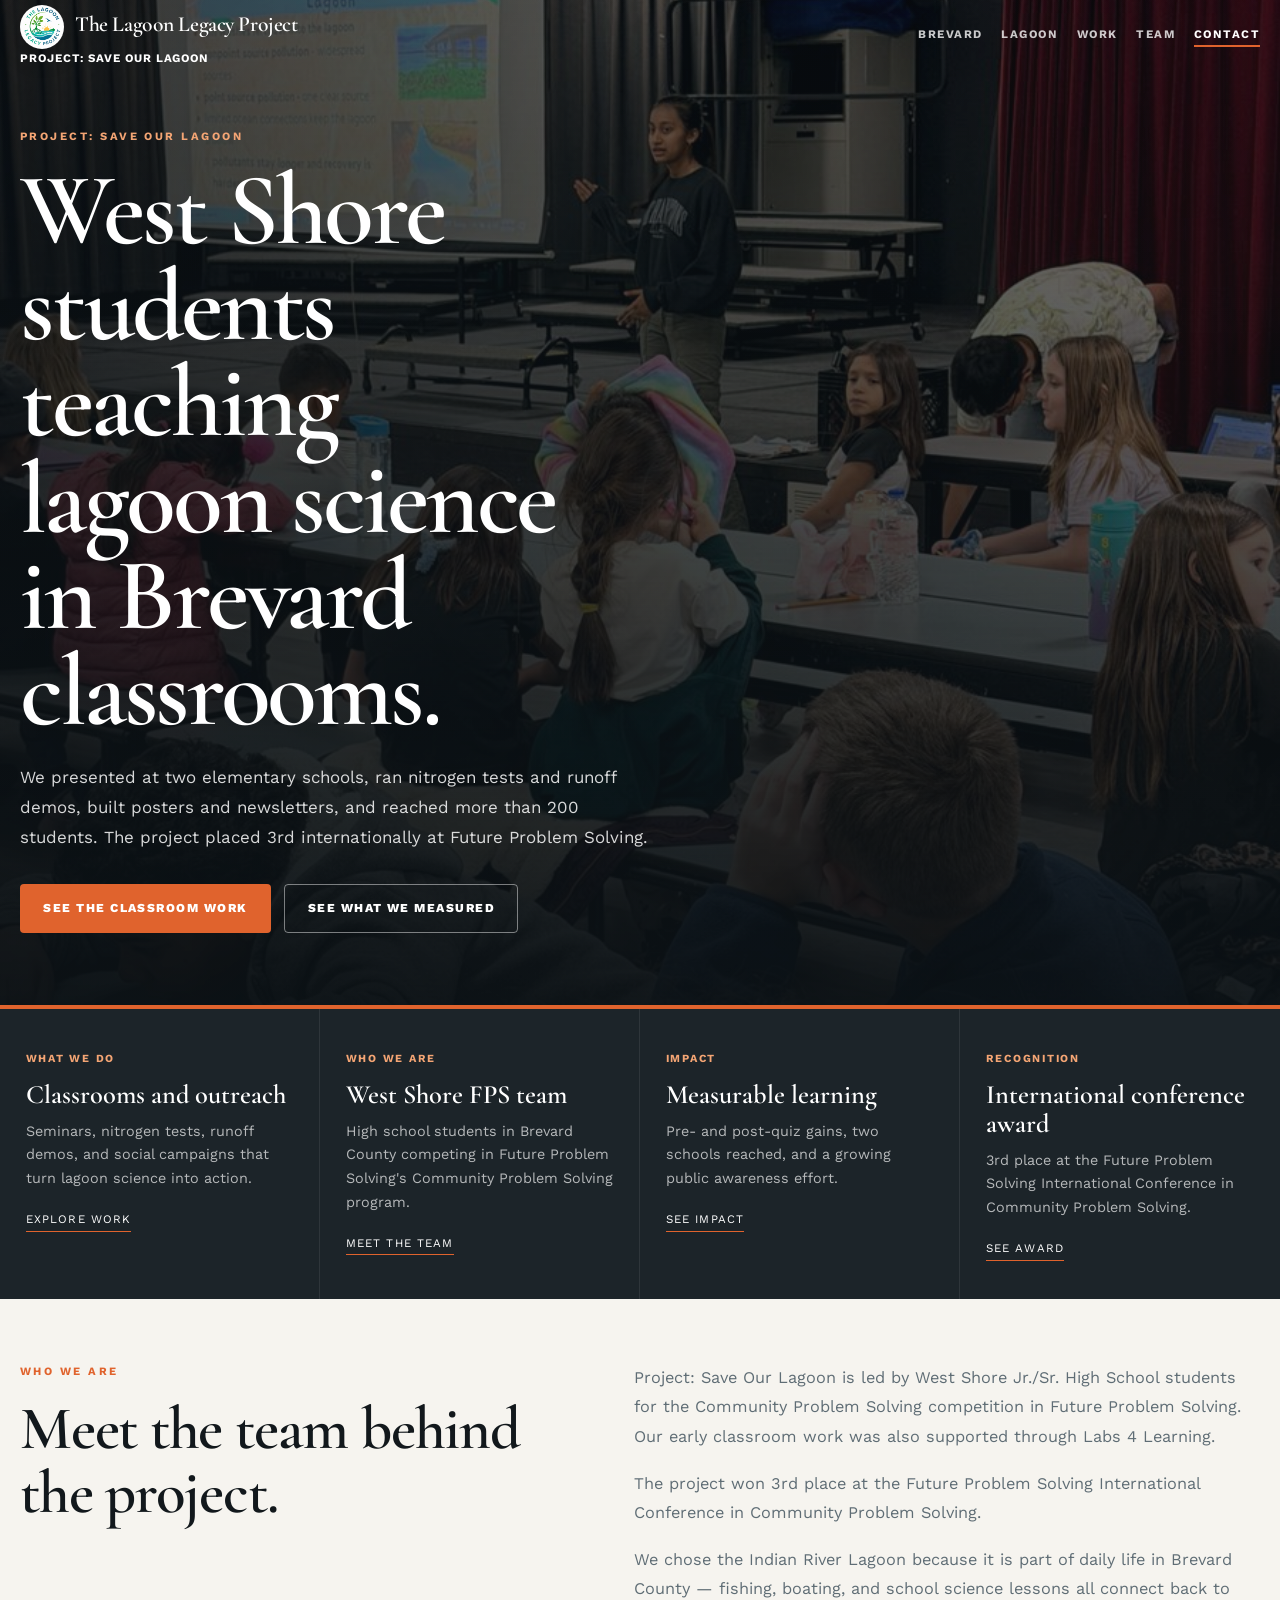
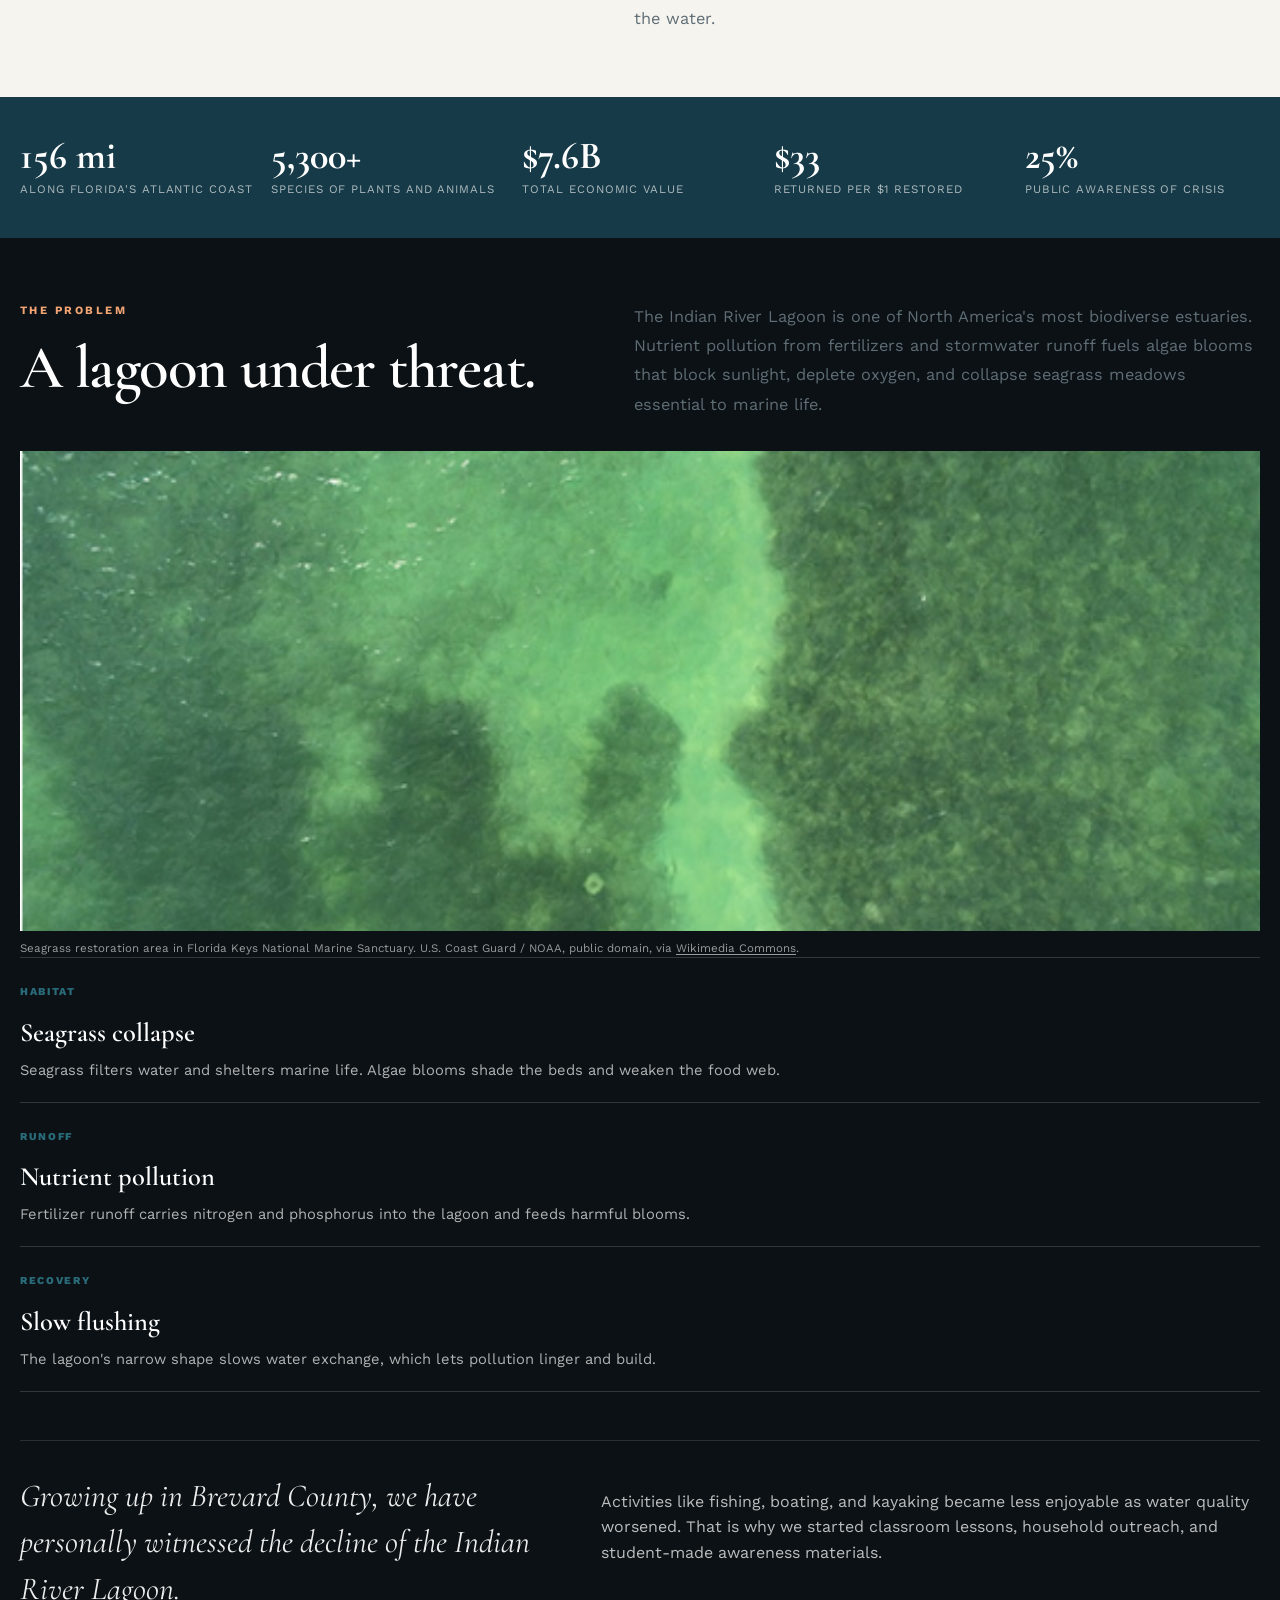
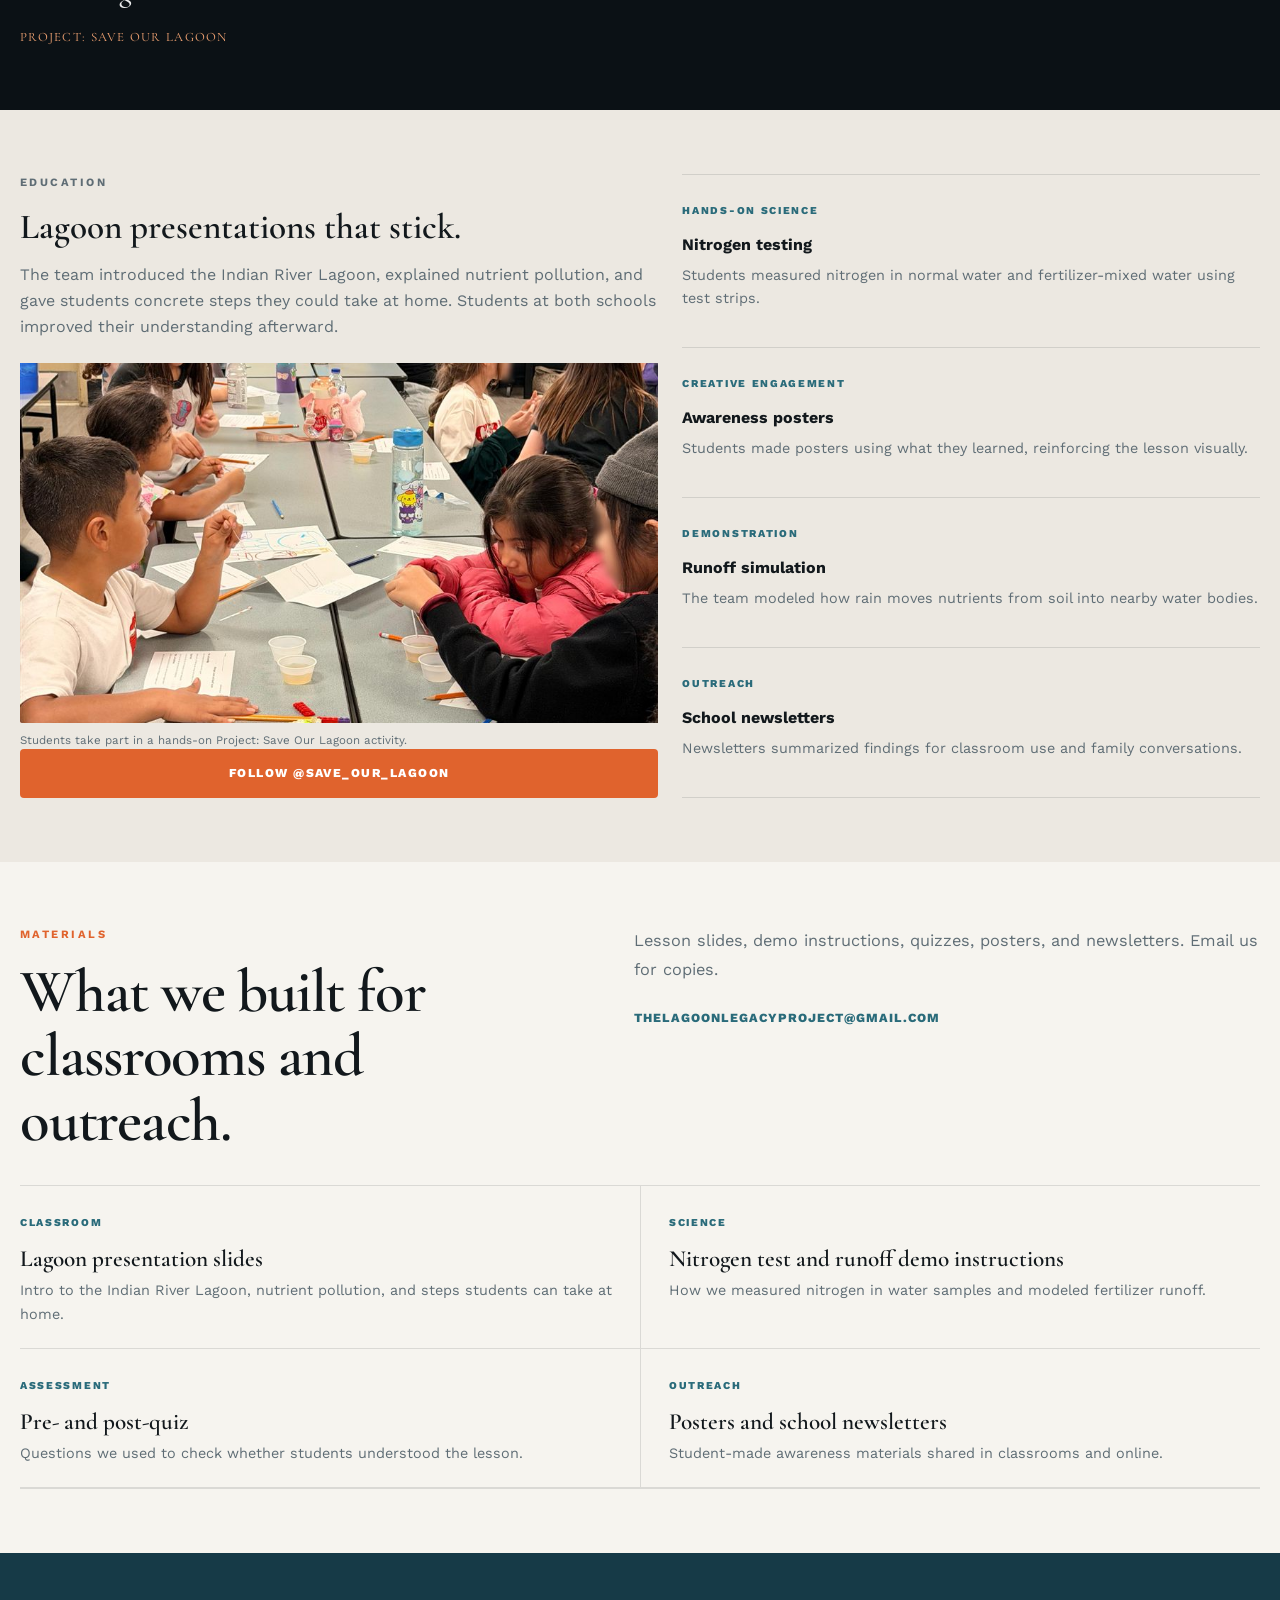
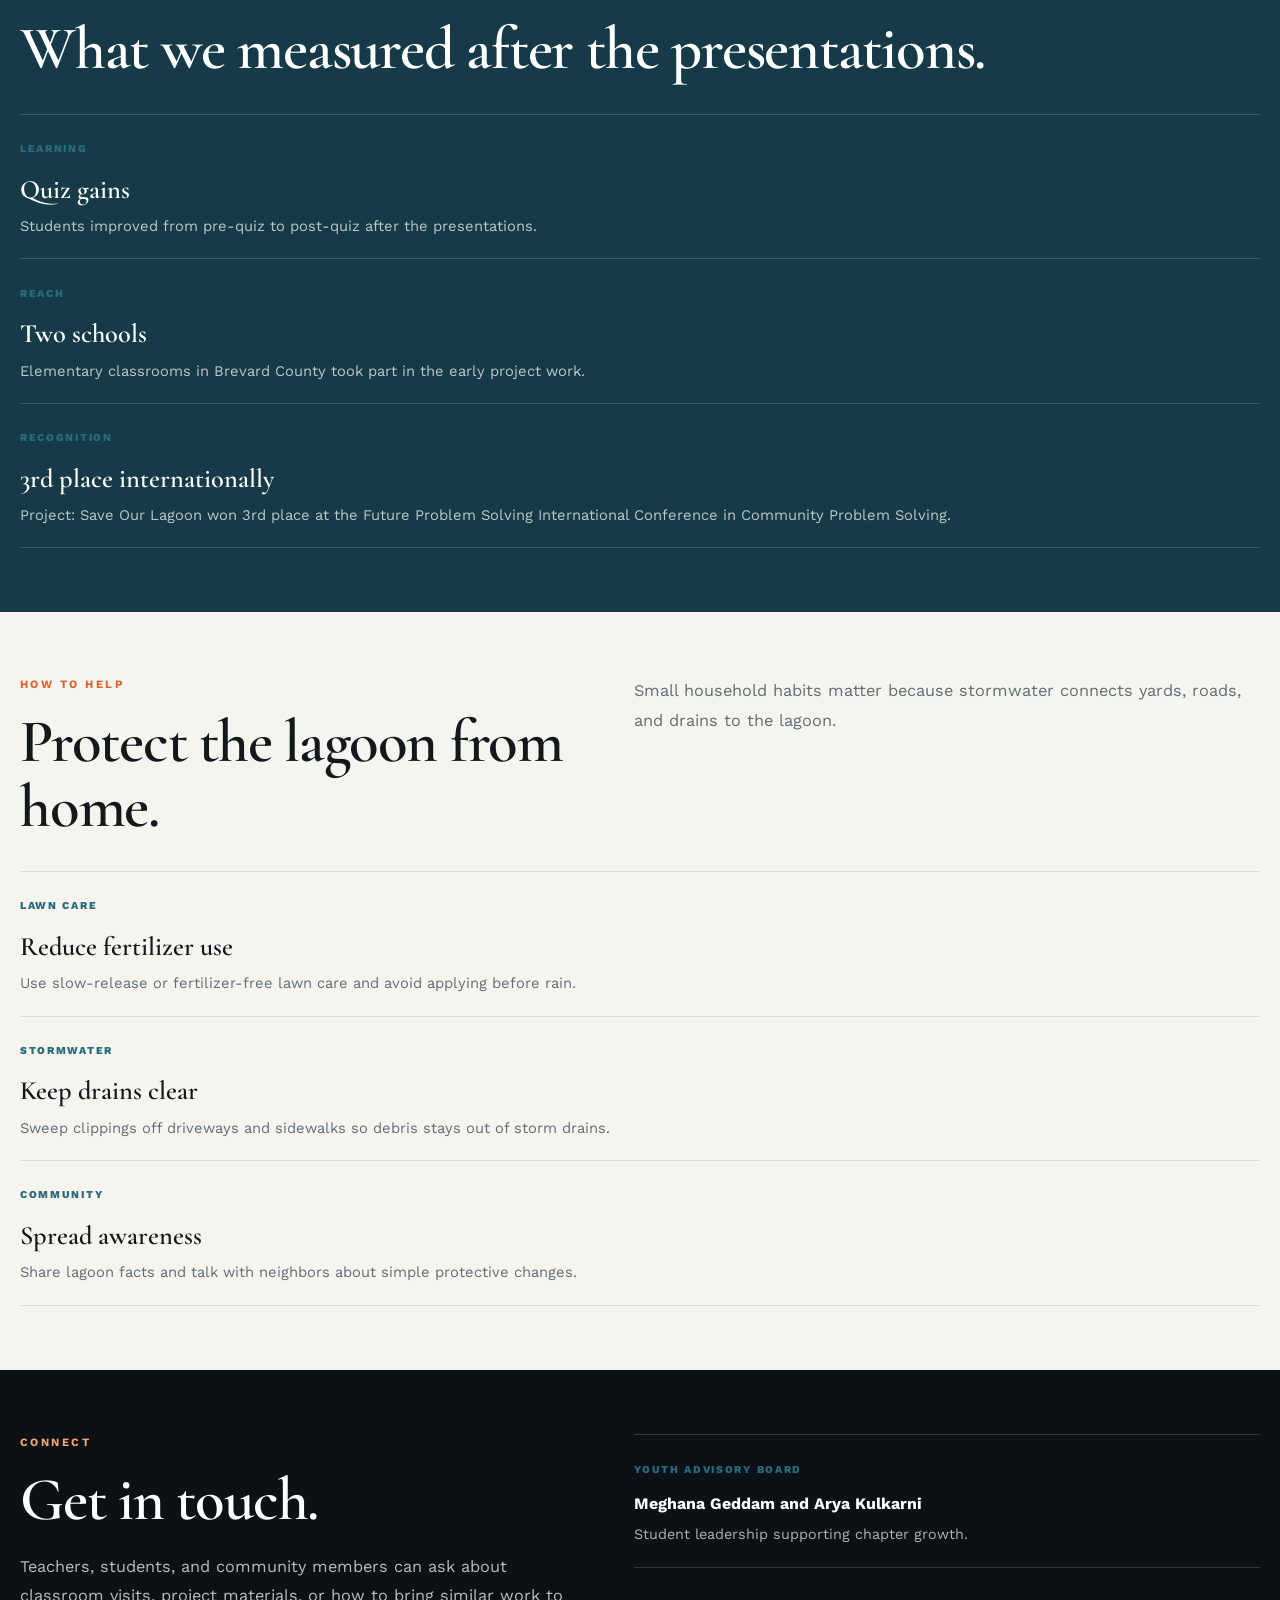
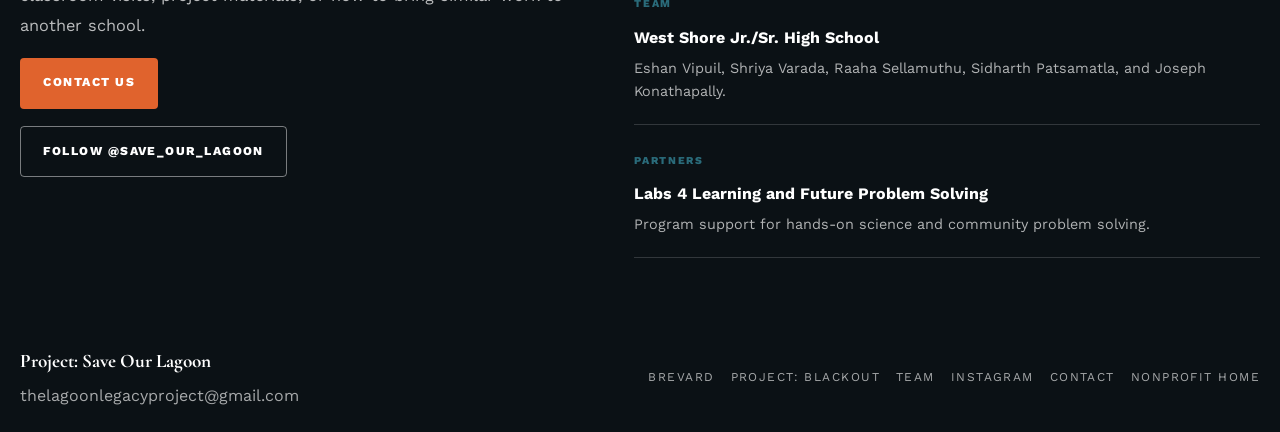
<file: brevard/psol/index.html>
<!DOCTYPE html>
<html lang="en">
<head>
  <meta charset="UTF-8">
  <meta name="viewport" content="width=device-width, initial-scale=1.0">
  <link rel="icon" href="/assets/img/lagoon-legacy-mark.png" type="image/png">
  <link rel="apple-touch-icon" href="/assets/img/lagoon-legacy-mark.png">
  <title>Project: Save Our Lagoon | The Lagoon Legacy Project</title>
  <meta name="description" content="Project: Save Our Lagoon is a student-led Brevard County initiative for Indian River Lagoon awareness.">
  <link rel="preconnect" href="https://fonts.googleapis.com">
  <link rel="preconnect" href="https://fonts.gstatic.com" crossorigin>
  <link href="https://fonts.googleapis.com/css2?family=Cormorant+Garamond:wght@500;600;700&family=Work+Sans:wght@400;500;600;700;800&display=swap" rel="stylesheet">
  <link rel="stylesheet" href="/assets/site.css">
</head>
<body>
  <a class="skip" href="#main">Skip to content</a>
  <header class="site-head" id="header">
    <div class="site-head-inner">
      <a class="logo" href="/"><span>The Lagoon Legacy Project</span> Project: Save Our Lagoon</a>
      <nav class="nav-main" aria-label="Primary">
        <a href="/brevard/">Brevard</a>
        <a href="#lagoon">Lagoon</a>
        <a href="#work">Work</a>
        <a href="/team/">Team</a>
        <a href="/contact/" class="nav-cta">Contact</a>
      </nav>
    </div>
  </header>

  <section class="hero">
    <div class="hero-media">
      <img src="/assets/img/psol-hero.jpg" alt="Project: Save Our Lagoon presentation in an elementary classroom">
    </div>
    <div class="hero-body">
      <p class="hero-kicker">Project: Save Our Lagoon</p>
      <h1>West Shore students teaching lagoon science in Brevard classrooms.</h1>
      <p class="hero-lede">We presented at two elementary schools, ran nitrogen tests and runoff demos, built posters and newsletters, and reached more than 200 students. The project placed 3rd internationally at Future Problem Solving.</p>
      <div class="hero-actions">
        <a class="btn btn-fill" href="#work">See the classroom work</a>
        <a class="btn btn-ghost" href="#impact">See what we measured</a>
      </div>
    </div>
  </section>

  <nav class="pillars" aria-label="Explore Project: Save Our Lagoon">
    <div class="pillar-grid">
      <a class="pillar" href="#work"><span class="pillar-tag">What we do</span><h3>Classrooms and outreach</h3><p>Seminars, nitrogen tests, runoff demos, and social campaigns that turn lagoon science into action.</p><span class="pillar-arrow">Explore work</span></a>
      <a class="pillar" href="#team"><span class="pillar-tag">Who we are</span><h3>West Shore FPS team</h3><p>High school students in Brevard County competing in Future Problem Solving's Community Problem Solving program.</p><span class="pillar-arrow">Meet the team</span></a>
      <a class="pillar" href="#impact"><span class="pillar-tag">Impact</span><h3>Measurable learning</h3><p>Pre- and post-quiz gains, two schools reached, and a growing public awareness effort.</p><span class="pillar-arrow">See impact</span></a>
      <a class="pillar" href="#award"><span class="pillar-tag">Recognition</span><h3>International conference award</h3><p>3rd place at the Future Problem Solving International Conference in Community Problem Solving.</p><span class="pillar-arrow">See award</span></a>
    </div>
  </nav>

  <main id="main">
    <section class="section paper">
      <div class="wrap split reveal">
        <div>
          <p class="section-label">Who we are</p>
          <h2>Meet the team behind the project.</h2>
        </div>
        <div class="copy">
          <p>Project: Save Our Lagoon is led by West Shore Jr./Sr. High School students for the Community Problem Solving competition in Future Problem Solving. Our early classroom work was also supported through Labs 4 Learning.</p>
          <p>The project won 3rd place at the Future Problem Solving International Conference in Community Problem Solving.</p>
          <p>We chose the Indian River Lagoon because it is part of daily life in Brevard County — fishing, boating, and school science lessons all connect back to the water.</p>
        </div>
      </div>
    </section>

    <div class="stats-band">
      <div class="wrap stats-row reveal">
        <div class="stat"><strong>156 mi</strong><span>Along Florida's Atlantic coast</span></div>
        <div class="stat"><strong>5,300+</strong><span>Species of plants and animals</span></div>
        <div class="stat"><strong>$7.6B</strong><span>Total economic value</span></div>
        <div class="stat"><strong>$33</strong><span>Returned per $1 restored</span></div>
        <div class="stat"><strong>25%</strong><span>Public awareness of crisis</span></div>
      </div>
    </div>

    <section class="section dark" id="lagoon">
      <div class="wrap">
        <div class="split reveal section-head">
          <div>
            <p class="section-label" style="color:var(--accent-soft);">The problem</p>
            <h2>A lagoon under threat.</h2>
          </div>
          <div class="copy">
            <p>The Indian River Lagoon is one of North America's most biodiverse estuaries. Nutrient pollution from fertilizers and stormwater runoff fuels algae blooms that block sunlight, deplete oxygen, and collapse seagrass meadows essential to marine life.</p>
          </div>
        </div>
        <figure class="editorial-figure reveal">
          <img src="/assets/img/seagrass-restoration.png" alt="Seagrass restoration area in Florida waters">
          <figcaption>Seagrass restoration area in Florida Keys National Marine Sanctuary. U.S. Coast Guard / NOAA, public domain, via <a href="https://commons.wikimedia.org/wiki/File:Seagrass_restoration_area_Florida_Keys_National_Marine_Sanctuary.png" target="_blank" rel="noreferrer">Wikimedia Commons</a>.</figcaption>
        </figure>
        <div class="card-grid reveal">
          <article class="card"><div class="card-body"><span class="tag">Habitat</span><h3>Seagrass collapse</h3><p>Seagrass filters water and shelters marine life. Algae blooms shade the beds and weaken the food web.</p></div></article>
          <article class="card"><div class="card-body"><span class="tag">Runoff</span><h3>Nutrient pollution</h3><p>Fertilizer runoff carries nitrogen and phosphorus into the lagoon and feeds harmful blooms.</p></div></article>
          <article class="card"><div class="card-body"><span class="tag">Recovery</span><h3>Slow flushing</h3><p>The lagoon's narrow shape slows water exchange, which lets pollution linger and build.</p></div></article>
        </div>
        <div class="quote-block reveal">
          <blockquote>Growing up in Brevard County, we have personally witnessed the decline of the Indian River Lagoon.<cite>Project: Save Our Lagoon</cite></blockquote>
          <p>Activities like fishing, boating, and kayaking became less enjoyable as water quality worsened. That is why we started classroom lessons, household outreach, and student-made awareness materials.</p>
        </div>
      </div>
    </section>

    <section class="section sand" id="work">
      <div class="wrap feature-band reveal">
        <article class="feature-panel">
          <div>
            <p class="section-label">Education</p>
            <h3>Lagoon presentations that stick.</h3>
            <p>The team introduced the Indian River Lagoon, explained nutrient pollution, and gave students concrete steps they could take at home. Students at both schools improved their understanding afterward.</p>
            <figure class="editorial-figure compact">
              <img src="/assets/img/classroom-hands-on.jpg" alt="Students taking part in a hands-on lagoon education activity">
              <figcaption>Students take part in a hands-on Project: Save Our Lagoon activity.</figcaption>
            </figure>
          </div>
          <a class="btn btn-fill" href="https://www.instagram.com/save_our_lagoon" target="_blank" rel="noreferrer">Follow @save_our_lagoon</a>
        </article>
        <div class="timeline">
          <article class="timeline-item"><span class="tag">Hands-on science</span><h4>Nitrogen testing</h4><p>Students measured nitrogen in normal water and fertilizer-mixed water using test strips.</p></article>
          <article class="timeline-item"><span class="tag">Creative engagement</span><h4>Awareness posters</h4><p>Students made posters using what they learned, reinforcing the lesson visually.</p></article>
          <article class="timeline-item"><span class="tag">Demonstration</span><h4>Runoff simulation</h4><p>The team modeled how rain moves nutrients from soil into nearby water bodies.</p></article>
          <article class="timeline-item"><span class="tag">Outreach</span><h4>School newsletters</h4><p>Newsletters summarized findings for classroom use and family conversations.</p></article>
        </div>
      </div>
    </section>

    <section class="section paper" id="materials">
      <div class="wrap">
        <div class="split reveal section-head">
          <div>
            <p class="section-label">Materials</p>
            <h2>What we built for classrooms and outreach.</h2>
          </div>
          <div class="copy">
            <p>Lesson slides, demo instructions, quizzes, posters, and newsletters. Email us for copies.</p>
            <p><a class="source-link" href="mailto:thelagoonlegacyproject@gmail.com">thelagoonlegacyproject@gmail.com</a></p>
          </div>
        </div>
        <div class="resource-grid reveal">
          <a class="resource-card" href="#work">
            <span class="tag">Classroom</span>
            <h3>Lagoon presentation slides</h3>
            <p>Intro to the Indian River Lagoon, nutrient pollution, and steps students can take at home.</p>
          </a>
          <a class="resource-card" href="#work">
            <span class="tag">Science</span>
            <h3>Nitrogen test and runoff demo instructions</h3>
            <p>How we measured nitrogen in water samples and modeled fertilizer runoff.</p>
          </a>
          <a class="resource-card" href="#impact">
            <span class="tag">Assessment</span>
            <h3>Pre- and post-quiz</h3>
            <p>Questions we used to check whether students understood the lesson.</p>
          </a>
          <a class="resource-card" href="https://www.instagram.com/save_our_lagoon" target="_blank" rel="noreferrer">
            <span class="tag">Outreach</span>
            <h3>Posters and school newsletters</h3>
            <p>Student-made awareness materials shared in classrooms and online.</p>
          </a>
        </div>
      </div>
    </section>

    <section class="section ocean" id="impact">
      <div class="wrap">
        <h2 class="reveal">What we measured after the presentations.</h2>
        <div class="card-grid reveal" style="margin-top:2rem;">
          <article class="card"><div class="card-body"><span class="tag">Learning</span><h3>Quiz gains</h3><p>Students improved from pre-quiz to post-quiz after the presentations.</p></div></article>
          <article class="card"><div class="card-body"><span class="tag">Reach</span><h3>Two schools</h3><p>Elementary classrooms in Brevard County took part in the early project work.</p></div></article>
          <article class="card" id="award"><div class="card-body"><span class="tag">Recognition</span><h3>3rd place internationally</h3><p>Project: Save Our Lagoon won 3rd place at the Future Problem Solving International Conference in Community Problem Solving.</p></div></article>
        </div>
      </div>
    </section>

    <section class="section paper" id="action">
      <div class="wrap">
        <div class="split reveal section-head">
          <div><p class="section-label">How to help</p><h2>Protect the lagoon from home.</h2></div>
          <div class="copy"><p>Small household habits matter because stormwater connects yards, roads, and drains to the lagoon.</p></div>
        </div>
        <div class="card-grid reveal">
          <article class="card"><div class="card-body"><span class="tag">Lawn care</span><h3>Reduce fertilizer use</h3><p>Use slow-release or fertilizer-free lawn care and avoid applying before rain.</p></div></article>
          <article class="card"><div class="card-body"><span class="tag">Stormwater</span><h3>Keep drains clear</h3><p>Sweep clippings off driveways and sidewalks so debris stays out of storm drains.</p></div></article>
          <article class="card"><div class="card-body"><span class="tag">Community</span><h3>Spread awareness</h3><p>Share lagoon facts and talk with neighbors about simple protective changes.</p></div></article>
        </div>
      </div>
    </section>

    <section class="section dark" id="team">
      <div class="wrap split reveal">
        <div>
          <p class="section-label" style="color:var(--accent-soft);">Connect</p>
          <h2>Get in touch.</h2>
          <div class="copy">
            <p>Teachers, students, and community members can ask about classroom visits, project materials, or how to bring similar work to another school.</p>
            <p><a class="btn btn-fill" href="/contact/">Contact us</a></p>
            <p><a class="btn btn-ghost" href="https://www.instagram.com/save_our_lagoon" target="_blank" rel="noreferrer">Follow @save_our_lagoon</a></p>
          </div>
        </div>
        <div class="timeline">
          <article class="timeline-item"><span class="tag">Youth Advisory Board</span><h4>Meghana Geddam and Arya Kulkarni</h4><p>Student leadership supporting chapter growth.</p></article>
          <article class="timeline-item"><span class="tag">Team</span><h4>West Shore Jr./Sr. High School</h4><p>Eshan Vipuil, Shriya Varada, Raaha Sellamuthu, Sidharth Patsamatla, and Joseph Konathapally.</p></article>
          <article class="timeline-item"><span class="tag">Partners</span><h4>Labs 4 Learning and Future Problem Solving</h4><p>Program support for hands-on science and community problem solving.</p></article>
        </div>
      </div>
    </section>
  </main>

  <footer>
    <div class="wrap footer-inner">
      <div class="footer-brand"><strong>Project: Save Our Lagoon</strong> thelagoonlegacyproject@gmail.com</div>
      <div class="footer-links">
        <a href="/brevard/">Brevard</a>
        <a href="/brevard/blackout/">Project: BLACKOUT</a>
        <a href="/team/">Team</a>
        <a href="https://www.instagram.com/save_our_lagoon" target="_blank" rel="noreferrer">Instagram</a>
        <a href="/contact/">Contact</a>
        <a href="/">Nonprofit home</a>
      </div>
    </div>
  </footer>
  <script src="/assets/site.js"></script>
</body>
</html>
</file>
<file: assets/site.css>
:root {
  --slate: #1c2429;
  --deep: #0b1115;
  --ocean: #163a47;
  --sea: #2a6b7a;
  --mist: #d8e4e8;
  --sand: #ece8e1;
  --paper: #f6f4ef;
  --ink: #12181c;
  --muted: #5f6d75;
  --accent: #e0632d;
  --accent-soft: #f4a574;
  --green: #6f8167;
  --line: rgba(18, 24, 28, 0.12);
  --max: 1240px;
}

*, *::before, *::after { box-sizing: border-box; }
html { scroll-behavior: smooth; }
body {
  margin: 0;
  font-family: "Work Sans", system-ui, sans-serif;
  color: var(--ink);
  background: var(--paper);
  line-height: 1.6;
}

img { display: block; max-width: 100%; }
a { color: inherit; }

.wrap {
  width: min(var(--max), calc(100% - 2.5rem));
  margin: 0 auto;
}

.skip {
  position: absolute;
  left: -999px;
  top: 0;
}
.skip:focus {
  left: 1rem;
  top: 1rem;
  z-index: 200;
  padding: 0.7rem 1rem;
  background: #fff;
  color: var(--ink);
}

.site-head {
  position: fixed;
  inset: 0 0 auto;
  z-index: 50;
  transition: background 0.3s ease, border-color 0.3s ease;
}
.site-head.solid {
  background: rgba(11, 17, 21, 0.94);
  border-bottom: 1px solid rgba(255, 255, 255, 0.08);
  backdrop-filter: blur(12px);
}
.site-head-inner {
  width: min(var(--max), calc(100% - 2.5rem));
  margin: 0 auto;
  min-height: 72px;
  display: flex;
  align-items: center;
  justify-content: space-between;
  gap: 1.5rem;
}
.logo {
  display: inline-grid;
  grid-template-columns: 44px auto;
  align-items: center;
  column-gap: 0.7rem;
  min-width: max-content;
  text-decoration: none;
  color: #fff;
  font-weight: 700;
  letter-spacing: 0.08em;
  font-size: 0.72rem;
  text-transform: uppercase;
  white-space: nowrap;
}
.logo::before {
  content: "";
  width: 44px;
  height: 44px;
  border-radius: 50%;
  background: #fff url("/assets/img/lagoon-legacy-mark.png") center / 112% auto no-repeat;
  box-shadow: 0 8px 24px rgba(0, 0, 0, 0.18);
}
.logo span {
  display: block;
  margin-bottom: 0.3rem;
  font-family: "Cormorant Garamond", Georgia, serif;
  font-size: 1.35rem;
  text-transform: none;
  letter-spacing: -0.02em;
  font-weight: 600;
  line-height: 1.05;
}
.nav-main {
  display: flex;
  flex-wrap: wrap;
  gap: 0.9rem 1.15rem;
  justify-content: flex-end;
}
.nav-main a {
  text-decoration: none;
  color: rgba(255, 255, 255, 0.78);
  font-size: 0.72rem;
  font-weight: 700;
  letter-spacing: 0.13em;
  text-transform: uppercase;
}
.nav-main a:hover { color: var(--accent-soft); }
.nav-cta {
  color: #fff !important;
  border-bottom: 2px solid var(--accent);
  padding-bottom: 2px;
}

.hero {
  position: relative;
  min-height: 92vh;
  min-height: 92svh;
  display: grid;
  align-items: end;
  color: #fff;
  overflow: hidden;
  background: var(--deep);
}
.hero.small { min-height: 68vh; min-height: 68svh; }
.hero-media {
  position: absolute;
  inset: 0;
}
.hero-media::before {
  content: "";
  position: absolute;
  inset: 0;
  background:
    linear-gradient(180deg, rgba(11, 17, 21, 0.32) 0%, rgba(11, 17, 21, 0.58) 48%, rgba(11, 17, 21, 0.94) 100%),
    linear-gradient(90deg, rgba(11, 17, 21, 0.58) 0%, rgba(11, 17, 21, 0.18) 62%, transparent 100%);
  z-index: 1;
}
.hero-media img {
  width: 100%;
  height: 100%;
  object-fit: cover;
  opacity: 0.72;
}
.hero-body {
  position: relative;
  z-index: 2;
  padding: 8rem 0 4.5rem;
  width: min(var(--max), calc(100% - 2.5rem));
  margin: 0 auto;
}
.hero-kicker,
.section-label,
.eyebrow {
  margin: 0 0 1rem;
  font-size: 0.7rem;
  letter-spacing: 0.22em;
  text-transform: uppercase;
  color: var(--accent-soft);
  font-weight: 700;
}
.section-label { color: var(--accent); }
.hero h1 {
  margin: 0;
  font-family: "Cormorant Garamond", Georgia, serif;
  font-weight: 600;
  font-size: clamp(3.2rem, 8vw, 6.6rem);
  line-height: 0.94;
  letter-spacing: -0.03em;
  max-width: 12ch;
}
.hero h1.wide { max-width: 15ch; }
.hero-lede {
  margin: 1.5rem 0 0;
  max-width: 58ch;
  font-size: 1.06rem;
  line-height: 1.75;
  color: rgba(255, 255, 255, 0.84);
}
.hero-actions,
.closing-actions {
  display: flex;
  flex-wrap: wrap;
  gap: 0.85rem;
}
.hero-actions {
  margin-top: 2rem;
}
.btn {
  display: inline-flex;
  align-items: center;
  justify-content: center;
  min-height: 44px;
  padding: 0.85rem 1.4rem;
  text-decoration: none;
  font-size: 0.76rem;
  font-weight: 800;
  letter-spacing: 0.12em;
  text-transform: uppercase;
  border: 1px solid transparent;
  border-radius: 4px;
  transition: background 0.2s, color 0.2s, border-color 0.2s, transform 0.2s;
}
.btn:hover { transform: translateY(-1px); }
.btn-fill {
  background: var(--accent);
  color: #fff;
}
.btn-fill:hover { background: #c85526; }
.btn-ghost {
  color: #fff;
  border-color: rgba(255, 255, 255, 0.45);
}
.btn-ghost:hover {
  background: rgba(255, 255, 255, 0.08);
  border-color: #fff;
}
.btn-dark {
  background: var(--slate);
  color: #fff;
}

.pillars {
  background: var(--slate);
  color: #fff;
  border-top: 4px solid var(--accent);
}
.pillar-grid {
  display: grid;
  grid-template-columns: repeat(4, 1fr);
  width: 100%;
}
.pillar {
  padding: 2.2rem 1.6rem 2.4rem;
  border-right: 1px solid rgba(255, 255, 255, 0.08);
  text-decoration: none;
  color: inherit;
}
.pillar:last-child { border-right: 0; }
.pillar:hover { background: rgba(255, 255, 255, 0.04); }
.pillar h3,
.card h3,
.project-card h3 {
  margin: 0.7rem 0 0.6rem;
  font-family: "Cormorant Garamond", Georgia, serif;
  font-size: 1.65rem;
  font-weight: 600;
  line-height: 1.1;
}
.pillar p {
  margin: 0;
  font-size: 0.9rem;
  line-height: 1.65;
  color: rgba(255, 255, 255, 0.68);
}
.pillar-tag {
  font-size: 0.68rem;
  letter-spacing: 0.16em;
  text-transform: uppercase;
  color: var(--accent-soft);
  font-weight: 700;
}
.pillar-arrow {
  display: inline-block;
  margin-top: 1.2rem;
  font-size: 0.72rem;
  letter-spacing: 0.1em;
  text-transform: uppercase;
  color: #fff;
  border-bottom: 1px solid var(--accent);
  padding-bottom: 2px;
}

.section {
  padding: 4rem 0;
}
.section.paper { background: var(--paper); }
.section.sand { background: var(--sand); }
.section.white { background: #fff; }
.section.dark {
  background: var(--deep);
  color: #fff;
}
.section.ocean {
  background: var(--ocean);
  color: #fff;
}
.split {
  display: grid;
  grid-template-columns: 0.95fr 1.05fr;
  gap: 3rem;
  align-items: start;
}
.section h2,
.closing h2 {
  margin: 0 0 1.25rem;
  font-family: "Cormorant Garamond", Georgia, serif;
  font-size: clamp(2.2rem, 5vw, 3.8rem);
  line-height: 1.06;
  letter-spacing: -0.02em;
  font-weight: 600;
}
.section h2:last-child {
  margin-bottom: 0;
}
.closing h2 {
  margin-bottom: 0;
}
.closing-actions {
  margin-top: 2rem;
}
.section-head {
  margin-bottom: 2rem;
}
.section.page-top {
  padding-top: 8rem;
}
.page-top .contact-panel {
  border-top: 0;
  padding-top: 0;
}
.page-title {
  margin: 0 0 1rem;
  font-family: "Cormorant Garamond", Georgia, serif;
  font-size: clamp(2.6rem, 6vw, 4.5rem);
  line-height: 0.95;
  font-weight: 600;
}
.page-title.large {
  font-size: clamp(3rem, 8vw, 6rem);
  margin-bottom: 0;
}
.photo-copy-band > div > p,
.split > div > p:not(.section-label):not(.member-role) {
  margin: 0 0 1.1rem;
  color: var(--muted);
  font-size: 1.02rem;
  line-height: 1.8;
}
.photo-copy-band > div > p:last-child,
.split > div > p:not(.section-label):last-child {
  margin-bottom: 0;
}
.copy p {
  margin: 0 0 1.1rem;
  color: var(--muted);
  font-size: 1.02rem;
  line-height: 1.8;
}
.inline-brand-logo {
  width: min(100%, 430px);
  margin-top: 1.5rem;
}
.dark .copy p,
.dark p,
.ocean p {
  color: rgba(255, 255, 255, 0.72);
}

.stats-band {
  background: var(--ocean);
  color: #fff;
  padding: 2.5rem 0;
}
.stats-row {
  display: grid;
  grid-template-columns: repeat(5, 1fr);
  gap: 1rem;
}
.stat strong {
  display: block;
  font-family: "Cormorant Garamond", Georgia, serif;
  font-size: clamp(1.8rem, 3vw, 2.6rem);
  line-height: 1;
  margin-bottom: 0.35rem;
}
.stat span {
  display: block;
  font-size: 0.72rem;
  letter-spacing: 0.08em;
  text-transform: uppercase;
  color: rgba(255, 255, 255, 0.65);
  line-height: 1.45;
}

.card-grid,
.county-grid,
.project-grid {
  display: grid;
  grid-template-columns: 1fr;
  gap: 0;
  border-top: 1px solid var(--line);
  border-bottom: 1px solid var(--line);
}
.card,
.project-card {
  background: transparent;
  border: 0;
  border-bottom: 1px solid var(--line);
  border-radius: 0;
  overflow: visible;
}
.card:last-child,
.project-card:last-child,
.county-card:last-child { border-bottom: 0; }
.project-card {
  text-decoration: none;
  color: inherit;
  display: grid;
  grid-template-columns: minmax(240px, 0.42fr) 1fr;
  align-items: stretch;
  gap: 1.5rem;
  padding: 1.5rem 0;
}
.card-body,
.project-body {
  padding: 1.2rem 0;
}
.project-card img,
.feature-image img {
  width: 100%;
  height: 240px;
  object-fit: cover;
}
.project-card p,
.card p {
  margin: 0;
  color: var(--muted);
  font-size: 0.92rem;
  line-height: 1.7;
}
.tag {
  display: inline-flex;
  margin-bottom: 0.4rem;
  font-size: 0.66rem;
  letter-spacing: 0.16em;
  text-transform: uppercase;
  color: var(--sea);
  font-weight: 800;
}
.dark .card {
  background: transparent;
  border-color: rgba(255, 255, 255, 0.16);
}
.dark .card p { color: rgba(255, 255, 255, 0.68); }
.dark .card-grid,
.ocean .card-grid {
  border-color: rgba(255, 255, 255, 0.16);
}
.dark .card,
.ocean .card {
  border-color: rgba(255, 255, 255, 0.16);
}
.ocean .card p { color: rgba(255, 255, 255, 0.72); }
.ocean .card h3 { color: #fff; }

.feature-band {
  display: grid;
  grid-template-columns: 1.05fr 0.95fr;
  gap: 1.5rem;
  align-items: stretch;
}
.feature-panel {
  background: transparent;
  color: var(--ink);
  padding: 0;
  border-radius: 0;
  display: flex;
  flex-direction: column;
  justify-content: space-between;
  min-height: 340px;
}
.feature-panel h3 {
  margin: 0.5rem 0 1rem;
  font-family: "Cormorant Garamond", Georgia, serif;
  font-size: 2.2rem;
  line-height: 1.08;
  font-weight: 600;
}
.feature-panel p {
  color: var(--muted);
}
.dark .feature-panel,
.ocean .feature-panel {
  color: #fff;
}
.dark .feature-panel p,
.ocean .feature-panel p {
  color: rgba(255, 255, 255, 0.75);
}
.feature-image {
  border-radius: 0;
  overflow: hidden;
  min-height: 340px;
}
.feature-image img {
  height: 100%;
}
.editorial-figure {
  margin: 1.5rem 0 0;
}
.editorial-figure img {
  width: 100%;
  height: clamp(260px, 38vw, 480px);
  object-fit: cover;
}
.editorial-figure.compact img {
  height: clamp(240px, 30vw, 360px);
}
.editorial-figure figcaption {
  margin-top: 0.55rem;
  color: var(--muted);
  font-size: 0.72rem;
  line-height: 1.5;
}
.dark .editorial-figure figcaption,
.ocean .editorial-figure figcaption {
  color: rgba(255, 255, 255, 0.58);
}
.editorial-figure figcaption a {
  text-decoration: underline;
  text-underline-offset: 2px;
}
.photo-copy-band {
  display: grid;
  grid-template-columns: minmax(0, 1.05fr) minmax(300px, 0.95fr);
  gap: 2.5rem;
  align-items: start;
}
.photo-copy-band.reverse {
  grid-template-columns: minmax(300px, 0.95fr) minmax(0, 1.05fr);
}
.photo-copy-band > .editorial-figure {
  margin: 0;
}

.timeline {
  display: grid;
  gap: 0;
  background: transparent;
  border-top: 1px solid var(--line);
  border-bottom: 1px solid var(--line);
}
.timeline-item {
  background: transparent;
  padding: 1.3rem 0;
  border-bottom: 1px solid var(--line);
}
.timeline-item:last-child { border-bottom: 0; }
.timeline-item h4 {
  margin: 0.35rem 0 0.4rem;
  font-size: 1rem;
}
.timeline-item p {
  margin: 0;
  color: var(--muted);
  font-size: 0.9rem;
}
.dark .timeline {
  background: transparent;
  border-color: rgba(255, 255, 255, 0.16);
}
.dark .timeline-item {
  background: transparent;
  border-color: rgba(255, 255, 255, 0.16);
}
.dark .timeline-item p { color: rgba(255, 255, 255, 0.68); }

.quote-block {
  margin-top: 3rem;
  padding-top: 2rem;
  border-top: 1px solid rgba(255, 255, 255, 0.12);
  display: grid;
  grid-template-columns: 1fr 1.2fr;
  gap: 2rem;
}
.quote-block blockquote {
  margin: 0;
  font-family: "Cormorant Garamond", Georgia, serif;
  font-size: clamp(1.5rem, 3vw, 2rem);
  font-style: italic;
  line-height: 1.45;
  color: rgba(255, 255, 255, 0.92);
}
.quote-block cite {
  display: block;
  margin-top: 1rem;
  font-style: normal;
  font-size: 0.8rem;
  letter-spacing: 0.1em;
  text-transform: uppercase;
  color: var(--accent-soft);
}

.county-card {
  min-height: 0;
  display: grid;
  grid-template-columns: minmax(88px, auto) 1fr;
  align-items: center;
  gap: 1rem 1.5rem;
  padding: 1.25rem 0;
  background: transparent;
  border: 0;
  border-bottom: 1px solid var(--line);
  border-radius: 0;
  text-decoration: none;
  color: inherit;
}
.county-card--featured {
  grid-template-columns: minmax(88px, auto) 1fr auto;
}
.county-card .tag {
  margin-bottom: 0;
  white-space: nowrap;
}
.county-card .county-action {
  color: var(--slate);
  white-space: nowrap;
}
.county-card h3 {
  margin: 0.4rem 0;
  font-family: "Cormorant Garamond", Georgia, serif;
  font-size: 1.8rem;
  line-height: 1.1;
}
.county-card p {
  margin: 0;
  color: var(--muted);
}
.coming {
  min-height: 58vh;
  display: grid;
  place-items: center;
  text-align: center;
  padding: 8rem 1.25rem 4rem;
  background: var(--deep);
  color: #fff;
}
.coming h1 {
  margin: 0;
  font-family: "Cormorant Garamond", Georgia, serif;
  font-size: clamp(3rem, 8vw, 6rem);
  line-height: 0.95;
}
.coming p {
  max-width: 46rem;
  margin: 1.2rem auto 0;
  color: rgba(255, 255, 255, 0.74);
}
.coming .hero-actions {
  justify-content: center;
  margin-top: 2rem;
}

.closing {
  padding: 4rem 0;
  background: var(--slate);
  color: #fff;
  text-align: center;
}
.closing p {
  max-width: 58ch;
  margin: 1rem auto 0;
  color: rgba(255, 255, 255, 0.72);
}
.closing-actions {
  justify-content: center;
}

.contact-layout {
  display: grid;
  grid-template-columns: 0.8fr 1.2fr;
  gap: 2rem;
  align-items: start;
}
.contact-panel {
  background: transparent;
  border: 0;
  border-top: 1px solid var(--line);
  border-radius: 0;
  padding: 1.5rem 0 0;
}
.contact-panel h3 {
  margin: 0 0 0.75rem;
  font-family: "Cormorant Garamond", Georgia, serif;
  font-size: 1.8rem;
  line-height: 1.1;
}
.contact-panel p {
  margin: 0 0 1rem;
  color: var(--muted);
}
.contact-list {
  display: grid;
  gap: 0.75rem;
}
.contact-list a {
  color: var(--sea);
  font-weight: 700;
  word-break: break-word;
}
.contact-form {
  display: grid;
  gap: 1rem;
}
.field {
  display: grid;
  gap: 0.4rem;
}
.field label {
  font-size: 0.72rem;
  letter-spacing: 0.14em;
  text-transform: uppercase;
  font-weight: 800;
  color: var(--slate);
}
.field input,
.field select,
.field textarea {
  width: 100%;
  border: 1px solid var(--line);
  border-radius: 6px;
  background: var(--paper);
  color: var(--ink);
  font: inherit;
  padding: 0.85rem 0.9rem;
}
.field textarea {
  min-height: 180px;
  resize: vertical;
}
.form-status {
  min-height: 1.5rem;
  margin: 0;
  color: var(--muted);
  font-weight: 700;
}
.form-status.success { color: var(--sea); }
.form-status.error { color: #b64224; }

.team-hero-logo {
  width: min(100%, 420px);
  background: transparent;
  border: 0;
  border-radius: 0;
  padding: 0;
}
.team-grid-page {
  display: grid;
  grid-template-columns: 1fr;
  gap: 0;
  border-top: 1px solid var(--line);
  border-bottom: 1px solid var(--line);
}
.member-card {
  background: transparent;
  border: 0;
  border-bottom: 1px solid var(--line);
  border-radius: 0;
  overflow: visible;
  display: grid;
  grid-template-columns: 124px 1fr;
  align-items: center;
  gap: 1.5rem;
  padding: 1.35rem 0;
}
.member-card:last-child { border-bottom: 0; }
.member-photo,
.member-placeholder {
  width: 100%;
  aspect-ratio: 1 / 1;
}
.member-photo {
  object-fit: cover;
  border-radius: 50%;
}
.member-placeholder {
  display: grid;
  place-items: center;
  background:
    linear-gradient(135deg, rgba(42, 107, 122, 0.16), rgba(224, 99, 45, 0.12)),
    var(--sand);
  border-radius: 50%;
  color: var(--ocean);
  font-family: "Cormorant Garamond", Georgia, serif;
  font-size: clamp(3.5rem, 9vw, 5.5rem);
  font-weight: 700;
}
.member-body {
  padding: 0;
  display: grid;
  gap: 0.7rem;
}
.member-body h3 {
  margin: 0;
  font-family: "Cormorant Garamond", Georgia, serif;
  font-size: 1.75rem;
  line-height: 1.05;
}
.member-role {
  margin: 0;
  color: var(--accent);
  font-size: 0.72rem;
  letter-spacing: 0.14em;
  text-transform: uppercase;
  font-weight: 800;
}
.member-body p {
  margin: 0;
  color: var(--muted);
  font-size: 0.92rem;
  line-height: 1.65;
}
.source-link {
  color: var(--sea);
  font-size: 0.78rem;
  font-weight: 800;
  text-decoration: none;
  letter-spacing: 0.08em;
  text-transform: uppercase;
}
.source-link:hover { text-decoration: underline; }

.proof-list {
  margin: 0.25rem 0 1.5rem;
  padding-left: 1.25rem;
  color: var(--muted);
  font-size: 1rem;
  line-height: 1.85;
}
.proof-list li {
  margin-bottom: 0.5rem;
}
.proof-list li:last-child {
  margin-bottom: 0;
}

.photo-mosaic {
  display: grid;
  grid-template-columns: repeat(3, 1fr);
  gap: 1rem;
}
.mosaic-item {
  margin: 0;
  overflow: hidden;
}
.mosaic-item.wide {
  grid-column: span 2;
}
.mosaic-item img {
  width: 100%;
  height: clamp(200px, 28vw, 280px);
  object-fit: cover;
}
.mosaic-item.wide img {
  height: clamp(220px, 32vw, 320px);
}
.mosaic-item figcaption {
  margin-top: 0.5rem;
  color: var(--muted);
  font-size: 0.72rem;
  line-height: 1.45;
}

.resource-grid {
  display: grid;
  grid-template-columns: repeat(2, 1fr);
  gap: 0;
  border-top: 1px solid var(--line);
  border-bottom: 1px solid var(--line);
}
.resource-card {
  display: block;
  padding: 1.35rem 1.75rem 1.35rem 0;
  border-bottom: 1px solid var(--line);
  text-decoration: none;
  color: inherit;
  transition: background 0.2s;
}
.resource-card:nth-child(even) {
  padding-left: 1.75rem;
  padding-right: 0;
  border-left: 1px solid var(--line);
}
.resource-card:nth-last-child(1):nth-child(odd) {
  grid-column: 1 / -1;
  border-left: 0;
  padding-right: 0;
}
.resource-card:hover {
  background: rgba(42, 107, 122, 0.04);
}
.resource-card h3 {
  margin: 0.5rem 0 0.4rem;
  font-family: "Cormorant Garamond", Georgia, serif;
  font-size: 1.45rem;
  font-weight: 600;
  line-height: 1.15;
}
.resource-card p {
  margin: 0;
  color: var(--muted);
  font-size: 0.9rem;
  line-height: 1.65;
}

footer {
  background: var(--deep);
  color: rgba(255, 255, 255, 0.64);
  padding: 1.5rem 0;
}
.footer-inner {
  display: flex;
  justify-content: space-between;
  gap: 1.5rem;
  align-items: center;
  flex-wrap: wrap;
}
.footer-brand strong {
  display: block;
  color: #fff;
  font-family: "Cormorant Garamond", Georgia, serif;
  font-size: 1.2rem;
  margin-bottom: 0.35rem;
}
.team-grid-photo {
  margin: 0 0 2rem;
}
.footer-links {
  display: flex;
  flex-wrap: wrap;
  gap: 1rem;
}
.footer-links a {
  text-decoration: none;
  font-size: 0.75rem;
  letter-spacing: 0.12em;
  text-transform: uppercase;
}

.reveal {
  opacity: 0;
  transform: translateY(18px);
  transition: opacity 0.7s ease, transform 0.7s ease;
}
.reveal.on {
  opacity: 1;
  transform: translateY(0);
}

@media (max-width: 980px) {
  .site-head-inner {
    align-items: flex-start;
    padding: 0.8rem 0;
  }
  .nav-main { gap: 0.75rem 1rem; }
  .pillar-grid,
  .stats-row,
  .card-grid,
  .county-grid,
  .team-grid-page {
    grid-template-columns: 1fr;
  }
  .photo-mosaic {
    grid-template-columns: 1fr;
  }
  .mosaic-item.wide {
    grid-column: span 1;
  }
  .resource-grid {
    grid-template-columns: 1fr;
  }
  .resource-card:nth-child(even) {
    padding: 1.25rem 0;
    border-left: 0;
  }
  .resource-card:nth-child(odd) {
    padding: 1.25rem 0;
  }
  .resource-card:nth-last-child(1):nth-child(odd) {
    grid-column: auto;
  }
  .split,
  .feature-band,
  .photo-copy-band,
  .photo-copy-band.reverse,
  .project-grid,
  .contact-layout,
  .quote-block {
    grid-template-columns: 1fr;
  }
  .feature-panel,
  .feature-image {
    min-height: 280px;
  }
}

@media (max-width: 680px) {
  .wrap,
  .site-head-inner,
  .hero-body {
    width: min(100% - 1.5rem, var(--max));
  }
  .site-head { position: absolute; }
  .site-head-inner {
    min-height: auto;
    display: block;
  }
  .logo {
    grid-template-columns: 38px auto;
    column-gap: 0.55rem;
    min-width: 0;
    white-space: normal;
  }
  .logo::before {
    width: 38px;
    height: 38px;
  }
  .nav-main {
    margin-top: 0.8rem;
    justify-content: flex-start;
  }
  .nav-main a {
    font-size: 0.66rem;
  }
  .hero,
  .hero.small {
    min-height: 760px;
  }
  .hero h1 {
    font-size: clamp(3rem, 16vw, 4.6rem);
  }
  .hero-body {
    padding: 10rem 0 3rem;
  }
  .pillar-grid,
  .stats-row,
  .card-grid,
  .county-grid,
  .project-grid,
  .team-grid-page {
    grid-template-columns: 1fr;
  }
  .project-card,
  .member-card {
    grid-template-columns: 1fr;
    gap: 0.8rem;
  }
  .stats-row {
    gap: 1.5rem;
  }
  .stat {
    padding-bottom: 0.25rem;
  }
  .county-card,
  .county-card--featured {
    grid-template-columns: 1fr;
    gap: 0.5rem;
  }
  .member-photo,
  .member-placeholder {
    width: 96px;
  }
  .pillar { border-right: 0; border-bottom: 1px solid rgba(255,255,255,0.08); }
  .section { padding: 3rem 0; }
  .project-card img { height: 230px; }
}


/* Team leadership directory */
.leadership-section-head {
  display: grid;
  grid-template-columns: minmax(0, 1.25fr) minmax(280px, 0.75fr);
  gap: 2rem 4rem;
  align-items: end;
  padding-bottom: 1.4rem;
  border-bottom: 1px solid var(--line);
}
.leadership-section-head h2,
.chapter-group-head h3 {
  margin: 0;
  font-family: "Cormorant Garamond", Georgia, serif;
  line-height: 1.05;
}
.leadership-section-head h2 {
  font-size: clamp(2.4rem, 5vw, 4rem);
}
.leadership-section-head > p {
  margin: 0;
  color: var(--muted);
  max-width: 44rem;
}
.leadership-primary {
  margin-top: 0;
}
.leadership-photo {
  margin-top: 2.5rem;
}
.chapter-leadership-head {
  margin-bottom: 1.6rem;
}
.leadership-toolbar {
  display: grid;
  grid-template-columns: minmax(0, 1.7fr) minmax(220px, 0.7fr);
  gap: 1rem 1.5rem;
  padding: 1.25rem 0;
  border-top: 1px solid var(--line);
  border-bottom: 1px solid var(--line);
}
.leadership-control {
  display: grid;
  gap: 0.45rem;
}
.leadership-control label {
  color: var(--slate);
  font-size: 0.68rem;
  font-weight: 800;
  letter-spacing: 0.13em;
  text-transform: uppercase;
}
.leadership-control input,
.leadership-control select {
  width: 100%;
  min-height: 48px;
  border: 1px solid rgba(18, 24, 28, 0.18);
  border-radius: 4px;
  background: #fff;
  color: var(--ink);
  font: inherit;
  padding: 0.75rem 0.85rem;
  outline: none;
}
.leadership-control input::placeholder {
  color: #7c888f;
}
.leadership-control input:focus,
.leadership-control select:focus {
  border-color: var(--sea);
  box-shadow: 0 0 0 3px rgba(42, 107, 122, 0.12);
}
.leadership-status {
  min-height: 1.3rem;
  margin: 0.7rem 0 0;
  color: var(--muted);
  font-size: 0.78rem;
  font-weight: 600;
}
.chapter-directory {
  margin-top: 0.35rem;
}
.chapter-group {
  padding-top: 2.9rem;
}
.chapter-group + .chapter-group {
  margin-top: 1.5rem;
  border-top: 1px solid var(--line);
}
.chapter-group[hidden],
.member-card[hidden],
.leadership-empty[hidden] {
  display: none !important;
}
.chapter-group-head {
  display: flex;
  justify-content: space-between;
  gap: 1.5rem;
  align-items: flex-end;
  margin-bottom: 0.8rem;
}
.chapter-group-head h3 {
  font-size: clamp(2rem, 4vw, 3rem);
}
.chapter-group-head .section-label {
  margin-bottom: 0.45rem;
}
.chapter-group-head .tag {
  margin-bottom: 0.45rem;
  white-space: nowrap;
}
.leadership-empty {
  margin: 2.5rem 0 0;
  padding: 1.5rem 0;
  border-top: 1px solid var(--line);
  border-bottom: 1px solid var(--line);
  color: var(--muted);
  font-weight: 600;
}
.inline-actions {
  margin-top: 1.4rem;
}
.btn-ghost-dark {
  border: 1px solid rgba(18, 24, 28, 0.24);
  color: var(--ink);
  background: transparent;
}
.btn-ghost-dark:hover {
  border-color: var(--ink);
}
.martin-leadership-list {
  margin-top: 0;
}

@media (max-width: 780px) {
  .leadership-section-head,
  .leadership-toolbar {
    grid-template-columns: 1fr;
  }
  .leadership-section-head {
    gap: 0.8rem;
  }
  .chapter-group-head {
    align-items: flex-start;
  }
}

/* Team profile links */
.member-links {
  display: flex;
  flex-wrap: wrap;
  gap: 0.55rem 1rem;
  align-items: center;
}
</file>
